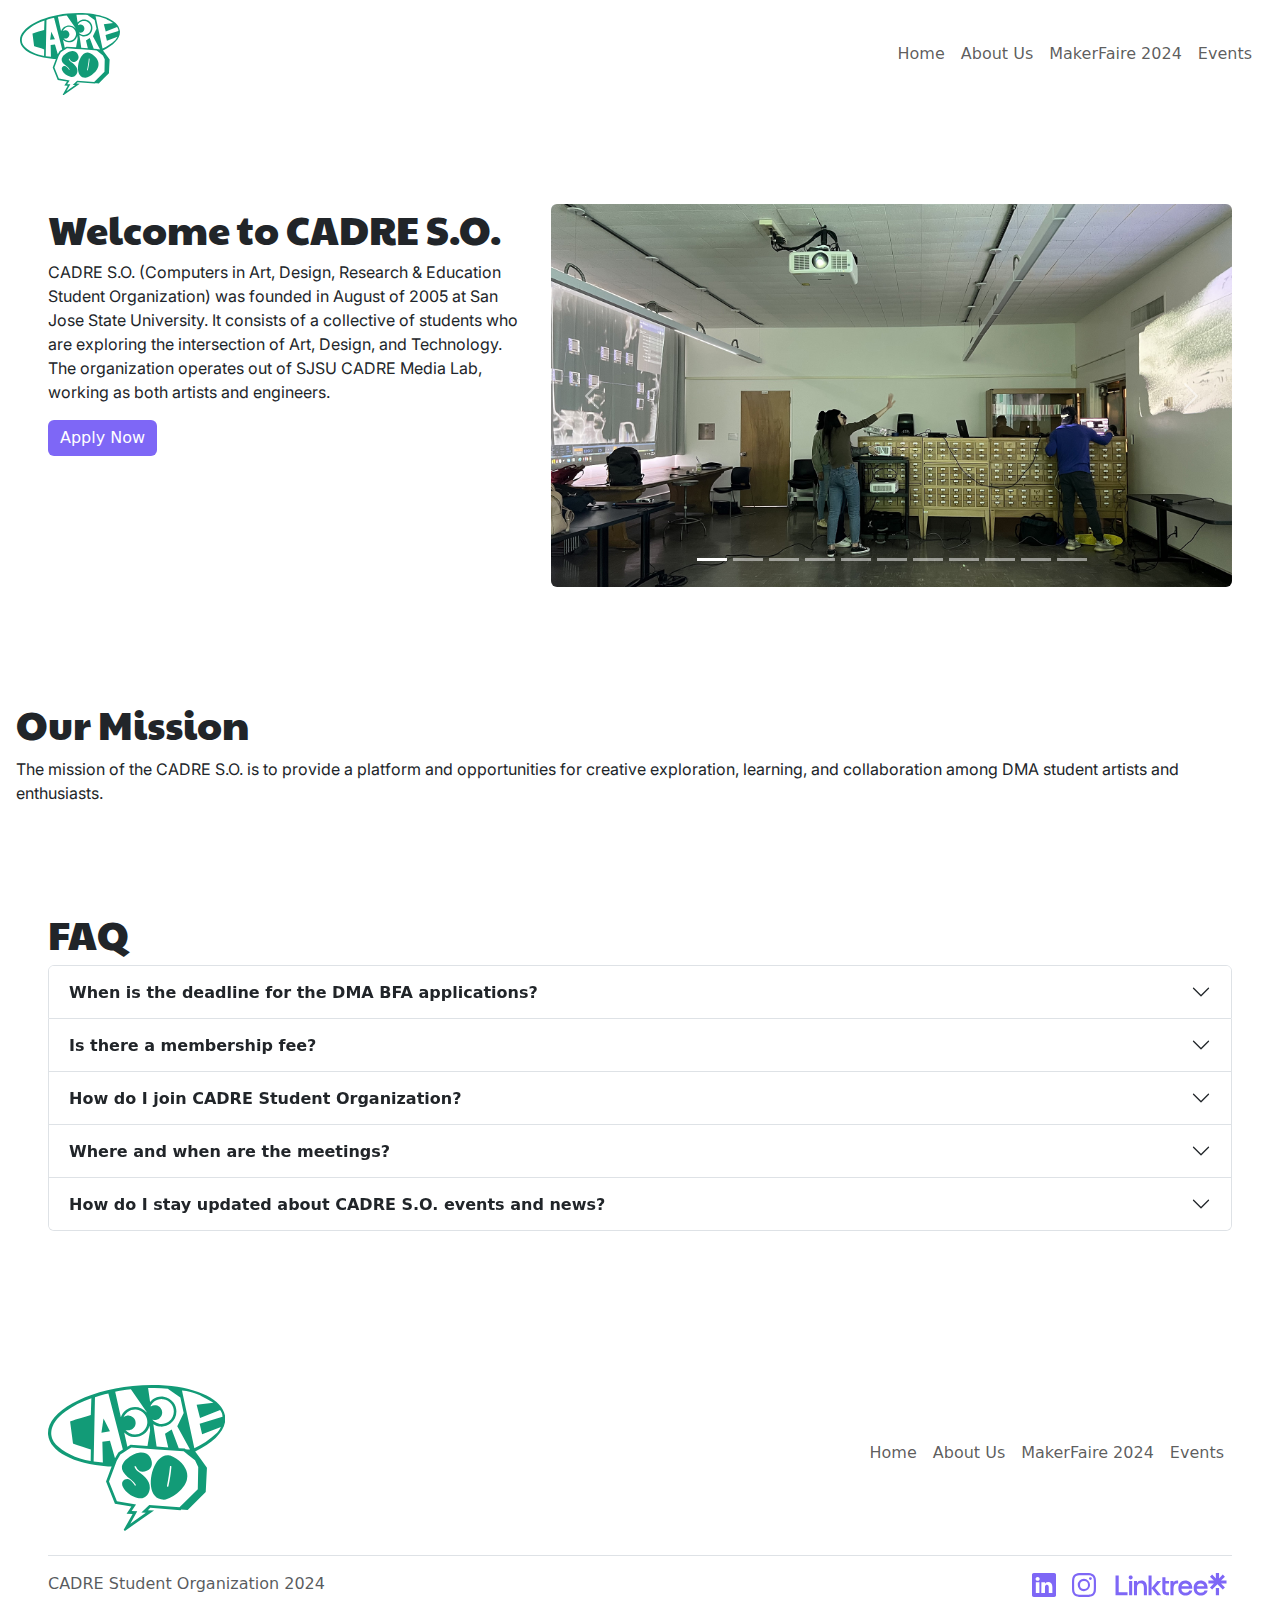
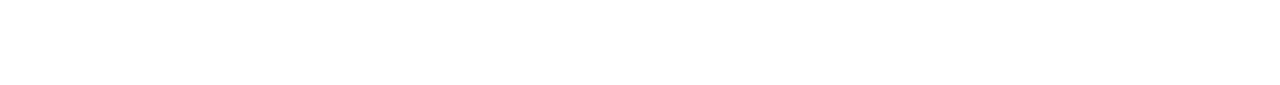
<file: index.html>
<!DOCTYPE html>
<html lang="en">

<head>
    <title>Cadre Landing Page</title>


    <!-- Latest compiled and minified CSS -->
    <meta name="viewport" content="width=device-width, initial-scale=1">
    <link href="https://cdn.jsdelivr.net/npm/bootstrap@5.3.0/dist/css/bootstrap.min.css" rel="stylesheet">
    <script src="https://cdn.jsdelivr.net/npm/bootstrap@5.3.0/dist/js/bootstrap.bundle.min.js"></script>
    <link rel="stylesheet" href="https://maxcdn.bootstrapcdn.com/font-awesome/4.7.0/css/font-awesome.min.css">
    <link rel="stylesheet" href="styles.css">

    <script>
        var collapseElementList = [].slice.call(document.querySelectorAll('.collapse'))
        var collapseList = collapseElementList.map(function (collapseEl) {
            collapseEl.addEventListener('hidden.bs.collapse', function () {
                let children = this.querySelectorAll('.collapse.show');
                children.forEach((c) => {
                    var collapse = bootstrap.Collapse.getInstance(c)
                    collapse.hide()
                })
            })
        })
    </script>

</head>


<body>

    <nav class="navbar navbar-expand-sm navbar-light p-2">
        <div class="container-xxl navbar-width">
            <a class="navbar-brand" href="./index.html" width="100px">
              <!--<div class="img-wrapper">
                <img src="cadreso-2024-logo.png"/>
              </div>-->
              <svg xmlns="http://www.w3.org/2000/svg" id="Layer_2" data-name="Layer 2" viewBox="0 0 272.1 223.89" width="100px">
                    <defs>
                        <style>
                        </style>
                    </defs>
                    <g id="Layer_1-2" data-name="Layer 1">
                        <g>
                            <polygon class="cls-1" points="82.01 73.12 95.09 71.14 85.21 51.27 82.01 73.12" />
                            <path id="logo" class="cls-1"
                                d="m271.99,49.34c-2.44-25.53-38.54-44.61-91.98-48.6-16-1.19-32.75-.94-49.8.75C55.26,8.93-3.1,42.49.13,76.31c2.44,25.53,38.54,44.61,91.98,48.6h0c1.82.14,3.68.19,5.52.28l-8.57,23.05,13.65,34.1,25.2,4.16-7.33,11.09,9.24.25-13.63,24.43,1.76,1.62,44.77-31.39-9.44-.46,3.63-3.52,46.46,3.51,1.08-1.06c3.3.22,6.61.44,9.91.66,9.23-9.15,18.46-18.3,27.69-27.45.63-12.44,1.25-24.88,1.88-37.32-6.02-8.26-12.05-16.52-18.07-24.78,29.8-14.31,47.95-33.48,46.11-52.74h.02ZM174.07,5.09c3.22.16,6.5.36,9.75.6l19.29,13.4,5.1,24-9.85,20.05,19.56,35.97c-2.25-.15-4.51-.3-6.76-.45l-1.28-1.03-9.21-.67-10.88-28.68-10.24,6.57,4.97,20.93-17.88-1.29-4.99-34.39c2.78,1.84,5.93,3.08,9.32,3.56.51.07,1.02.13,1.53.17,5.53.41,10.95-1.19,15.43-4.6,10.09-7.67,12.13-22.2,4.55-32.39-3.67-4.93-9.02-8.12-15.07-8.98-6.03-.86-12.07.71-16.96,4.43-1.43,1.08-2.67,2.32-3.77,3.65l-3.1-21.38c6.82,0,13.7.19,20.49.53h0Zm-1.08,30.45c-1.79-2.41-4.41-3.97-7.37-4.39-2.81-.41-5.58.3-7.9,1.92l-.18-1.26c1.25-2.4,3.02-4.57,5.31-6.31,3.7-2.81,8.18-4.14,12.74-3.8.42.03.85.08,1.27.14,5,.71,9.42,3.35,12.45,7.42h0c6.26,8.42,4.57,20.42-3.77,26.76-4.04,3.07-9,4.37-14.01,3.66-4.13-.59-7.85-2.51-10.74-5.46l-.17-1.16c.6.21,1.2.38,1.84.47.25.04.5.06.75.08,2.7.2,5.35-.58,7.54-2.25,2.39-1.82,3.94-4.46,4.36-7.45s-.33-5.97-2.13-8.38h0Zm-40.76,15.94c-1.79-2.41-4.41-3.97-7.37-4.39-2.97-.42-5.9.35-8.29,2.17-.21.16-.38.37-.58.54,1.24-3.17,3.31-6.06,6.2-8.26,3.81-2.9,8.35-4.12,12.76-3.79,5.25.39,10.3,2.98,13.7,7.55,3.03,4.08,4.31,9.1,3.6,14.16-.71,5.05-3.33,9.53-7.36,12.6-8.27,6.29-20.02,4.67-26.31-3.58.99.46,2.03.83,3.14.99.25.04.5.06.75.08,2.7.2,5.36-.58,7.54-2.25,2.39-1.82,3.94-4.46,4.36-7.45s-.33-5.97-2.13-8.38h0Zm-.4,28.38c5.34.4,10.84-1.08,15.44-4.58,4.24-3.22,7.17-7.73,8.44-12.86l1.01,6.94-4.05,24.12-25.92-1.88-4.95,3.13-4.87-22c4.01,4.28,9.36,6.71,14.9,7.12h0ZM112.85,8.51c4.75-.79,9.58-1.43,14.37-1.9l24.13,34.77c0,.33.02.66.04.98-7.67-9.71-21.7-11.57-31.6-4.03-3.9,2.96-6.58,6.96-7.98,11.32l-8.7-39.28c3.23-.7,6.5-1.32,9.74-1.86Zm-63.71,104.18c-20.87-6.74-38.34-19.01-42.47-29.84-1.36-3.58-1.65-7.26-1.65-7.3-.42-5.7,1.29-10.12,2.01-12,4.25-11.03,16.69-20.54,19.14-22.34,11.89-8.71,25.47-15.67,40.39-20.7l-.91,25.48c-4.35,1.59-9.73,3.15-14.94,4.65-5.57,1.61-11.32,3.27-15.89,5l-.92.35,4.44,33.93.69.26c3.95,1.5,8.97,3.1,13.83,4.65,4.5,1.43,9.14,2.91,12.9,4.3l-.27,17.58c-5.56-.96-11.05-2.31-16.34-4.01h0Zm45.94-27.02l-11.66,1.51.76,31.73-14.14-1.53,2.05-98.57c3.12-1.18,6.31-2.23,9.5-3.13,3.62-1.02,7.33-1.88,11.05-2.55l22.21,86-6.92,4.37-5.1,8.85-7.75-26.69h0Zm130.52,29.96l4.95,10.36-.68,34.11-28.04,27.54-46.45-3.51-12.08,11.7,6.82.33-23.82,16.71,10.66-19.1-8.6-.23,6.73-10.18-29.33-4.84-12.15-30.34,8.45-22.76,2.56-6.88.87-2.35,5.55-9.61,4.92-3.11,6.83-4.32,5.04-3.19,24.14,1.75,15.31,1.11,18.28,1.32,16.78,1.22,5.93.43,2.28,1.82,4.21,3.37,10.83,8.66h.01Zm-1-18.73l-19-88.33c9.14.9,17.75,3.02,25.64,6.31,2.48,1.04,5.72,2.84,11.07,5.82,2.16,1.2,4.65,2.59,7.57,4.19,1.37.75,2.7,1.58,3.98,2.48l-25.78,3.1,5.2,20.09,30.85-12.27c.79,1.16,2.26,3.46,2.91,5.53.49,1.57.69,3.72.77,4.94l-35.11,10.86,3.79,15.84,28.86-10.83c-.53,1-1.11,2.06-1.61,2.86-1.28,2.05-2.72,4.02-4.2,5.76-5.47,5.2-11.42,9.94-17.7,14.08-5.48,3.62-11.28,6.83-17.25,9.57h.01Z" />
                            <path id="logo" class="cls-1"
                                d="m144.61,133.28c2.09.11,4.55-.42,6.9-1.55,4.8-2.14,7.38-5.56,7.84-9.83.17-1.59.07-3.3-.35-5.12-1.27-5.26-4.03-9.37-8.3-11.55-2.96-1.51-6.64-2.1-11.09-1.46-5.26.88-10.25,3.2-14.45,6.14-2.34,1.64-4.42,3.46-6.17,5.35-1.69,1.82-3.06,3.69-4.02,5.49-.45.84-.84,1.67-1.1,2.47-.25.79-.4,1.58-.48,2.38-.49,5.2,2.71,10.52,8.75,15.47,1.73,1.38,3.48,2.5,5.08,3.84,3.49,2.72,6.4,6.06,7.72,8.44.15.46,0,.98-.57.99-.58.12-1.16-.19-1.45-.67-1.34-2.54-6.73-8.86-10.56-9.3-5.5-.5-11.45,4.31-7.14,12.56,3.63,7.37,12.59,14.16,22.14,16.4,11.7,2.74,18.22-5.82,18.92-15.44.84-12.84-12.69-20.88-19.04-25.96-2.4-2.32-3.99-4.92-4.76-7.02.76-.05,1.53-.12,2.3-.18,1.36,3.24,4.63,8.22,9.84,8.56h0Z" />
                            <path id="logo" class="cls-1"
                                d="m197.15,113.21c-2.94-1.96-6.18-3.63-9.66-4.9-.28-.1-.54-.22-.82-.32-6.56-1.37-12.39,1.57-17.08,6.84-1.59,1.79-3.05,3.82-4.36,6.08-11.53,19.93-11.33,55.28,12.67,55.05,15.18-2.29,33.28-18.65,35.41-31.89,2.63-10.41-4.33-22.97-16.17-30.85h.01Zm-7.9,13.6c-.71,8.11-2.32,18.92-4.53,28.57-.07.55-.71.87-1.3.86-.58-.12-1.12-.46-.92-.9,2.02-9.85,3.8-20.78,4.56-28.97.05-.55.1-1.09.15-1.64,0-.44.58-.68,1.16-.59s1.16.63,1.02,1.04c-.05.54-.09,1.08-.14,1.62h0Z" />
                        </g>
                    </g>
                  </svg>
            </a>

            <ul class="navbar-nav">
                <li class="nav-item">
                    <a class="nav-link" href="./index.html">Home</a>
                </li>
                <li class="nav-item">
                    <a class="nav-link" href="./aboutus.html">About Us</a>
                </li>
                <!-- <li class="nav-item">
                    <a class="nav-link" href="./subzero.html">SubZERO</a>
                </li> -->
                <li class="nav-item">
                    <a class="nav-link" href="./makerfaire2024.html">MakerFaire 2024</a>
                </li>
                <li class="nav-item">
                    <a class="nav-link" href="./events.html">Events</a>
                </li>
            </ul>
        </div>
    </nav>


    <div class="container-xxl mt-5 p-5 text-body">


        <!-- header -->
        <div class="row body-custom-width">
            <div class="col-sm-5">
                <h1>Welcome to CADRE S.O.</h1>
                <p>CADRE S.O. (Computers in Art, Design, Research & Education Student Organization)
                    was founded in August of 2005 at San Jose State University.
                    It consists of a collective of students who are exploring the intersection of Art, Design, and
                    Technology.
                    The organization operates out of SJSU CADRE Media Lab, working as both artists and engineers.
                </p>

                <a href="https://docs.google.com/forms/d/e/1FAIpQLSfQ2iPJ5KqDVKefsqVc5-CPkdStCUEbLKOfQ0tQu2g8DvE91Q/viewform?usp=sf_link"
                    target="_blank" class="btn btn-info btn-dark" role="button">Apply Now</a>
            </div>

            <!-- Carousel -->
            <div id="slideshow" class="carousel slide col-sm-7" data-bs-ride="carousel">

                <!-- Indicators/dots -->
                <div class="carousel-indicators">
                    <button type="button" data-bs-target="#slideshow" data-bs-slide-to="0" class="active"></button>
                    <button type="button" data-bs-target="#slideshow" data-bs-slide-to="1"></button>
                    <button type="button" data-bs-target="#slideshow" data-bs-slide-to="2"></button>
                    <button type="button" data-bs-target="#slideshow" data-bs-slide-to="3"></button>
                    <button type="button" data-bs-target="#slideshow" data-bs-slide-to="4"></button>
                    <button type="button" data-bs-target="#slideshow" data-bs-slide-to="5"></button>
                    <button type="button" data-bs-target="#slideshow" data-bs-slide-to="6"></button>
                    <button type="button" data-bs-target="#slideshow" data-bs-slide-to="7"></button>
                    <button type="button" data-bs-target="#slideshow" data-bs-slide-to="8"></button>
                    <button type="button" data-bs-target="#slideshow" data-bs-slide-to="9"></button>
                    <button type="button" data-bs-target="#slideshow" data-bs-slide-to="10"></button>
                    

                </div>

                <!-- The slideshow/carousel -->
                <div class="carousel-inner">
                    <div class="carousel-item active">
                        <img src="images/carousel-images/Behind_the_screen5.jpg" alt="cadre1"
                            class="d-block img-fluid rounded" style="width:100%">
                    </div>
                    <div class="carousel-item">
                        <img src="images/carousel-images/IMG_1499.JPG" alt="cadre2" class="d-block img-fluid rounded"
                            style="width:100%">
                    </div>
                    <div class="carousel-item">
                        <img src="images/carousel-images/IMG_1965.JPG" alt="cadre2" class="d-block img-fluid rounded"
                            style="width:100%">
                    </div>
                    <div class="carousel-item">
                        <img src="images/carousel-images/IMG_1972.JPG" alt="cadre2" class="d-block img-fluid rounded"
                            style="width:100%">
                    </div>
                    <div class="carousel-item">
                        <img src="images/carousel-images/IMG_2040.JPG" alt="cadre2" class="d-block img-fluid rounded"
                            style="width:100%">
                    </div>
                    <div class="carousel-item">
                        <img src="images/carousel-images/IMG_2043.JPG" alt="cadre2" class="d-block img-fluid rounded"
                            style="width:100%">
                    </div>
                    <div class="carousel-item">
                        <img src="images/carousel-images/IMG_2046.JPG" alt="cadre2" class="d-block img-fluid rounded"
                            style="width:100%">
                    </div>
                    <div class="carousel-item">
                        <img src="images/carousel-images/IMG_2053.JPG" alt="cadre2" class="d-block img-fluid rounded"
                            style="width:100%">
                    </div>
                    <div class="carousel-item">
                        <img src="images/carousel-images/IMG_6185.jpg" alt="cadre2" class="d-block img-fluid rounded"
                            style="width:100%">
                    </div>
                    <div class="carousel-item">
                        <img src="images/carousel-images/IMG_8313.jpg" alt="cadre2" class="d-block img-fluid rounded"
                            style="width:100%">
                    </div>
                    <div class="carousel-item">
                        <img src="images/carousel-images/IMG_8637.jpg" alt="cadre2" class="d-block img-fluid rounded"
                            style="width:100%">
                    </div>
                </div>

                <!-- Left and right controls/icons -->
                <button class="carousel-control-prev" type="button" data-bs-target="#slideshow" data-bs-slide="prev">
                    <span class="carousel-control-prev-icon"></span>
                </button>
                <button class="carousel-control-next" type="button" data-bs-target="#slideshow" data-bs-slide="next">
                    <span class="carousel-control-next-icon"></span>
                </button>
            </div>
        </div>
    </div>





    <!--mission-->
    <div class="container-xxl mt-5 p-3 text-body">
        <h1 class="">Our Mission</h1>
        <p class="" style="margin-top:10px">The mission of the CADRE S.O.
            is to provide a platform and opportunities for creative exploration, learning, and collaboration
            among DMA student artists and enthusiasts.</p>
    </div>


    <!-- values
    <div class="container-xxl mt-5 p-3 text-body">

        <h1 class="">Our Values</h1>

        <div class="container" style="margin-top:10px">
            <div class="row">
                <div class="col-sm-4" style="margin-top:10px">
                    <div class="fakeimg rounded">
                        <p class="font-weight-bold font-italic p-3"> <u>Creativity:</u> </p>
                        <p class="p-3">We value creativity and encourage members to explore the creative potential
                            of Digital Media Art, Design, and Technology.</p>
                    </div>


                </div>
                <div class="col-sm-4" style="margin-top:10px">
                    <div class="fakeimg rounded">
                        <p class="font-weight-bold font-italic p-3"> <u>Learning:</u> </p>
                        <p class="p-3">We value learning and provide opportunities for members to learn about the latest
                            advancements
                            in digital media art and technology.</p>
                    </div>

                </div>

                <div class="col-sm-4" style="margin-top:10px">
                    <div class="fakeimg rounded">
                        <p class="font-weight-bold font-italic p-3"> <u>Community:</u> </p>
                        <p class="p-3">We value community and strive to create a supportive and inclusive
                            environment for our members.
                        </p>
                    </div>
                </div>
            </div>
        </div>

        <div class="container">
            <div class="row">
                <div class="col-sm-4" style="margin-top:10px">
                    <div class="fakeimg rounded">
                        <p class="font-weight-bold font-italic p-3"> <u>Experimentation:</u> </p>
                        <p class="p-3">We value experimentation and encourage members to take risks, explore new ideas,
                            and push the boundaries of digital media art and technology.</p>
                    </div>
                </div>

                <div class="col-sm-4" style="margin-top:10px">
                    <div class="fakeimg rounded">
                        <p class="font-weight-bold font-italic p-3"> <u>Innovation:</u> </p>
                        <p class="p-3">We value innovation and strive to promote the use of new and innovative
                            technology in digital media art.</p>
                    </div>
                </div>

                <div class="col-sm-4" style="margin-top:10px">
                    <div class="fakeimg rounded">
                        <p class="font-weight-bold font-italic p-3"> <u>Collaboration:</u> </p>
                        <p class="p-3">We value collaboration and provide opportunities for members to work together,
                            share ideas, and
                            collaborate on creative projects.</p>
                    </div>
                </div>
            </div>
        </div>
    </div> -->




    <div class="container-xxl mt-4 p-5 text-body rounded">

        <h1 class="">FAQ</h1>

        <div class="accordion" id="accordionFaq">

            <div class="accordion-item">
                <h2 class="accordion-header" id="headingThree">
                    <button class="accordion-button collapsed" type="button" data-bs-toggle="collapse"
                        data-bs-target="#collapseThree" aria-expanded="false" aria-controls="collapseThree"><strong>When
                            is the deadline for the DMA BFA applications?</strong>
                    </button>
                </h2>
                <div id="collapseThree" class="accordion-collapse collapse" aria-labelledby="headingThree"
                    data-bs-parent="#accordionFaq">
                    <div class="accordion-body">
                        Generally, the DMA BFA portfolio submission deadline for the Fall semester is at the end of
                        October. For Spring semester it is at the first week of April. Exact dates will be announced by
                        DMA faculty a month before hand.
                    </div>
                </div>
            </div>

            <div class="accordion-item">
                <h2 class="accordion-header" id="headingFive">
                    <button class="accordion-button collapsed" type="button" data-bs-toggle="collapse"
                        data-bs-target="#collapseFive" aria-expanded="false" aria-controls="collapsefive"> <strong>Is
                            there a membership fee?</strong>
                    </button>
                </h2>
                <div id="collapseFive" class="accordion-collapse collapse" aria-labelledby="headingFive"
                    data-bs-parent="#accordionFaq">
                    <div class="accordion-body">
                        There is no fee! The student organization is free to join!
                    </div>
                </div>
            </div>

            <div class="accordion-item">
                <h2 class="accordion-header" id="headingOne">
                    <button class="accordion-button collapsed" type="button" data-bs-toggle="collapse"
                        data-bs-target="#collapseOne" aria-expanded="false" aria-controls="collapseOne"> <strong>How do
                            I join CADRE Student Organization?</strong>
                    </button>
                </h2>
                <div id="collapseOne" class="accordion-collapse collapse" aria-labelledby="headingOne"
                    data-bs-parent="#accordionFaq">
                    <div class="accordion-body">
                        To join the student organization, attend our meetings and fill out this Google <a
                            href="https://docs.google.com/forms/d/e/1FAIpQLSfQ2iPJ5KqDVKefsqVc5-CPkdStCUEbLKOfQ0tQu2g8DvE91Q/viewform?usp=sf_link"
                            target="_blank">Form</a>.
                    </div>
                </div>
            </div>


            <div class="accordion-item">
                <h2 class="accordion-header" id="headingTwo">
                    <button class="accordion-button collapsed" type="button" data-bs-toggle="collapse"
                        data-bs-target="#collapseTwo" aria-expanded="false" aria-controls="collapseTwo"> <strong>Where
                            and when are the meetings?</strong>
                    </button>
                </h2>
                <div id="collapseTwo" class="accordion-collapse collapse" aria-labelledby="headingTwo"
                    data-bs-parent="#accordionFaq">
                    <div class="accordion-body">
                        Our meetings are held at room 237 of the Art and Design building on Wednesday's 6:30pm.
                    </div>
                </div>
            </div>

            <div class="accordion-item">
                <h2 class="accordion-header" id="headingFour">
                    <button class="accordion-button collapsed" type="button" data-bs-toggle="collapse"
                        data-bs-target="#collapseFour" aria-expanded="false" aria-controls="collapseFour"> <strong>How
                            do I stay updated about CADRE S.O. events and news?</strong>
                    </button>
                </h2>
                <div id="collapseFour" class="accordion-collapse collapse" aria-labelledby="headingFour"
                    data-bs-parent="#accordionFaq">
                    <div class="accordion-body">
                        Stay up to date by joining our Discord <a href="https://discord.com/invite/NFKVWs9K23"
                            target="_blank">server</a> and keep an eye out for our weekly emails sent from the DMA email
                        listserv.
                    </div>
                </div>
            </div>

        </div>

    </div>

    <!-- footer -->
    <div class="container-xxl mt-5 p-5 text-body rounded">
        <div class=" row">

            <div class="col-sm-2" style="margin-top:10px">
                <a class="navbar-brand" href="./index.html">
                  <!--<div class="img-wrapper">
                    <img src="cadreso-2024-logo.png" width="5%"/>
                  </div>-->
                    <svg xmlns="http://www.w3.org/2000/svg" id="Layer_2" data-name="Layer 2" viewBox="0 0 272.1 223.89">
                        <defs>
                            <style>
                            </style>
                        </defs>
                        <g id="Layer_1-2" data-name="Layer 1">
                            <g>
                                <polygon class="cls-1" points="82.01 73.12 95.09 71.14 85.21 51.27 82.01 73.12" />
                                <path id="logo" class="cls-1"
                                    d="m271.99,49.34c-2.44-25.53-38.54-44.61-91.98-48.6-16-1.19-32.75-.94-49.8.75C55.26,8.93-3.1,42.49.13,76.31c2.44,25.53,38.54,44.61,91.98,48.6h0c1.82.14,3.68.19,5.52.28l-8.57,23.05,13.65,34.1,25.2,4.16-7.33,11.09,9.24.25-13.63,24.43,1.76,1.62,44.77-31.39-9.44-.46,3.63-3.52,46.46,3.51,1.08-1.06c3.3.22,6.61.44,9.91.66,9.23-9.15,18.46-18.3,27.69-27.45.63-12.44,1.25-24.88,1.88-37.32-6.02-8.26-12.05-16.52-18.07-24.78,29.8-14.31,47.95-33.48,46.11-52.74h.02ZM174.07,5.09c3.22.16,6.5.36,9.75.6l19.29,13.4,5.1,24-9.85,20.05,19.56,35.97c-2.25-.15-4.51-.3-6.76-.45l-1.28-1.03-9.21-.67-10.88-28.68-10.24,6.57,4.97,20.93-17.88-1.29-4.99-34.39c2.78,1.84,5.93,3.08,9.32,3.56.51.07,1.02.13,1.53.17,5.53.41,10.95-1.19,15.43-4.6,10.09-7.67,12.13-22.2,4.55-32.39-3.67-4.93-9.02-8.12-15.07-8.98-6.03-.86-12.07.71-16.96,4.43-1.43,1.08-2.67,2.32-3.77,3.65l-3.1-21.38c6.82,0,13.7.19,20.49.53h0Zm-1.08,30.45c-1.79-2.41-4.41-3.97-7.37-4.39-2.81-.41-5.58.3-7.9,1.92l-.18-1.26c1.25-2.4,3.02-4.57,5.31-6.31,3.7-2.81,8.18-4.14,12.74-3.8.42.03.85.08,1.27.14,5,.71,9.42,3.35,12.45,7.42h0c6.26,8.42,4.57,20.42-3.77,26.76-4.04,3.07-9,4.37-14.01,3.66-4.13-.59-7.85-2.51-10.74-5.46l-.17-1.16c.6.21,1.2.38,1.84.47.25.04.5.06.75.08,2.7.2,5.35-.58,7.54-2.25,2.39-1.82,3.94-4.46,4.36-7.45s-.33-5.97-2.13-8.38h0Zm-40.76,15.94c-1.79-2.41-4.41-3.97-7.37-4.39-2.97-.42-5.9.35-8.29,2.17-.21.16-.38.37-.58.54,1.24-3.17,3.31-6.06,6.2-8.26,3.81-2.9,8.35-4.12,12.76-3.79,5.25.39,10.3,2.98,13.7,7.55,3.03,4.08,4.31,9.1,3.6,14.16-.71,5.05-3.33,9.53-7.36,12.6-8.27,6.29-20.02,4.67-26.31-3.58.99.46,2.03.83,3.14.99.25.04.5.06.75.08,2.7.2,5.36-.58,7.54-2.25,2.39-1.82,3.94-4.46,4.36-7.45s-.33-5.97-2.13-8.38h0Zm-.4,28.38c5.34.4,10.84-1.08,15.44-4.58,4.24-3.22,7.17-7.73,8.44-12.86l1.01,6.94-4.05,24.12-25.92-1.88-4.95,3.13-4.87-22c4.01,4.28,9.36,6.71,14.9,7.12h0ZM112.85,8.51c4.75-.79,9.58-1.43,14.37-1.9l24.13,34.77c0,.33.02.66.04.98-7.67-9.71-21.7-11.57-31.6-4.03-3.9,2.96-6.58,6.96-7.98,11.32l-8.7-39.28c3.23-.7,6.5-1.32,9.74-1.86Zm-63.71,104.18c-20.87-6.74-38.34-19.01-42.47-29.84-1.36-3.58-1.65-7.26-1.65-7.3-.42-5.7,1.29-10.12,2.01-12,4.25-11.03,16.69-20.54,19.14-22.34,11.89-8.71,25.47-15.67,40.39-20.7l-.91,25.48c-4.35,1.59-9.73,3.15-14.94,4.65-5.57,1.61-11.32,3.27-15.89,5l-.92.35,4.44,33.93.69.26c3.95,1.5,8.97,3.1,13.83,4.65,4.5,1.43,9.14,2.91,12.9,4.3l-.27,17.58c-5.56-.96-11.05-2.31-16.34-4.01h0Zm45.94-27.02l-11.66,1.51.76,31.73-14.14-1.53,2.05-98.57c3.12-1.18,6.31-2.23,9.5-3.13,3.62-1.02,7.33-1.88,11.05-2.55l22.21,86-6.92,4.37-5.1,8.85-7.75-26.69h0Zm130.52,29.96l4.95,10.36-.68,34.11-28.04,27.54-46.45-3.51-12.08,11.7,6.82.33-23.82,16.71,10.66-19.1-8.6-.23,6.73-10.18-29.33-4.84-12.15-30.34,8.45-22.76,2.56-6.88.87-2.35,5.55-9.61,4.92-3.11,6.83-4.32,5.04-3.19,24.14,1.75,15.31,1.11,18.28,1.32,16.78,1.22,5.93.43,2.28,1.82,4.21,3.37,10.83,8.66h.01Zm-1-18.73l-19-88.33c9.14.9,17.75,3.02,25.64,6.31,2.48,1.04,5.72,2.84,11.07,5.82,2.16,1.2,4.65,2.59,7.57,4.19,1.37.75,2.7,1.58,3.98,2.48l-25.78,3.1,5.2,20.09,30.85-12.27c.79,1.16,2.26,3.46,2.91,5.53.49,1.57.69,3.72.77,4.94l-35.11,10.86,3.79,15.84,28.86-10.83c-.53,1-1.11,2.06-1.61,2.86-1.28,2.05-2.72,4.02-4.2,5.76-5.47,5.2-11.42,9.94-17.7,14.08-5.48,3.62-11.28,6.83-17.25,9.57h.01Z" />
                                <path id="logo" class="cls-1"
                                    d="m144.61,133.28c2.09.11,4.55-.42,6.9-1.55,4.8-2.14,7.38-5.56,7.84-9.83.17-1.59.07-3.3-.35-5.12-1.27-5.26-4.03-9.37-8.3-11.55-2.96-1.51-6.64-2.1-11.09-1.46-5.26.88-10.25,3.2-14.45,6.14-2.34,1.64-4.42,3.46-6.17,5.35-1.69,1.82-3.06,3.69-4.02,5.49-.45.84-.84,1.67-1.1,2.47-.25.79-.4,1.58-.48,2.38-.49,5.2,2.71,10.52,8.75,15.47,1.73,1.38,3.48,2.5,5.08,3.84,3.49,2.72,6.4,6.06,7.72,8.44.15.46,0,.98-.57.99-.58.12-1.16-.19-1.45-.67-1.34-2.54-6.73-8.86-10.56-9.3-5.5-.5-11.45,4.31-7.14,12.56,3.63,7.37,12.59,14.16,22.14,16.4,11.7,2.74,18.22-5.82,18.92-15.44.84-12.84-12.69-20.88-19.04-25.96-2.4-2.32-3.99-4.92-4.76-7.02.76-.05,1.53-.12,2.3-.18,1.36,3.24,4.63,8.22,9.84,8.56h0Z" />
                                <path id="logo" class="cls-1"
                                    d="m197.15,113.21c-2.94-1.96-6.18-3.63-9.66-4.9-.28-.1-.54-.22-.82-.32-6.56-1.37-12.39,1.57-17.08,6.84-1.59,1.79-3.05,3.82-4.36,6.08-11.53,19.93-11.33,55.28,12.67,55.05,15.18-2.29,33.28-18.65,35.41-31.89,2.63-10.41-4.33-22.97-16.17-30.85h.01Zm-7.9,13.6c-.71,8.11-2.32,18.92-4.53,28.57-.07.55-.71.87-1.3.86-.58-.12-1.12-.46-.92-.9,2.02-9.85,3.8-20.78,4.56-28.97.05-.55.1-1.09.15-1.64,0-.44.58-.68,1.16-.59s1.16.63,1.02,1.04c-.05.54-.09,1.08-.14,1.62h0Z" />
                            </g>
                        </g>
                    </svg>
                </a>
            </div>

            <div class="col-sm-10" style="margin: auto;">
                <nav class="navbar navbar-expand-sm justify-content-end">
                    <ul class="navbar-nav">
                        <li class="nav-item">
                            <a class="nav-link" href="./index.html">Home</a>
                        </li>
                        <li class="nav-item">
                            <a class="nav-link" href="./aboutus.html">About Us</a>
                        </li>
                        <!-- <li class="nav-item">
                            <a class="nav-link" href="./subzero.html">SubZERO</a>
                        </li> -->
                        <li class="nav-item">
                            <a class="nav-link" href="./makerfaire2024.html">MakerFaire 2024</a>
                        </li>
                        <li class="nav-item">
                            <a class="nav-link" href="./events.html">Events</a>
                        </li>
                    </ul>
                </nav>
            </div>
        </div>
        <footer class="d-flex flex-wrap justify-content-between align-items-center py-3 my-4 border-top">
            <div class="col-md-4 d-flex align-items-center">
                <span class="mb-3 mb-md-0 text-body-secondary">CADRE Student Organization 2024</span>
            </div>
            <svg xmlns="http://www.w3.org/2000/svg" class="d-none">
                <symbol id="instagram" viewBox="0 0 16 16">
                    <path
                        d="M8 0C5.829 0 5.556.01 4.703.048 3.85.088 3.269.222 2.76.42a3.917 3.917 0 0 0-1.417.923A3.927 3.927 0 0 0 .42 2.76C.222 3.268.087 3.85.048 4.7.01 5.555 0 5.827 0 8.001c0 2.172.01 2.444.048 3.297.04.852.174 1.433.372 1.942.205.526.478.972.923 1.417.444.445.89.719 1.416.923.51.198 1.09.333 1.942.372C5.555 15.99 5.827 16 8 16s2.444-.01 3.298-.048c.851-.04 1.434-.174 1.943-.372a3.916 3.916 0 0 0 1.416-.923c.445-.445.718-.891.923-1.417.197-.509.332-1.09.372-1.942C15.99 10.445 16 10.173 16 8s-.01-2.445-.048-3.299c-.04-.851-.175-1.433-.372-1.941a3.926 3.926 0 0 0-.923-1.417A3.911 3.911 0 0 0 13.24.42c-.51-.198-1.092-.333-1.943-.372C10.443.01 10.172 0 7.998 0h.003zm-.717 1.442h.718c2.136 0 2.389.007 3.232.046.78.035 1.204.166 1.486.275.373.145.64.319.92.599.28.28.453.546.598.92.11.281.24.705.275 1.485.039.843.047 1.096.047 3.231s-.008 2.389-.047 3.232c-.035.78-.166 1.203-.275 1.485a2.47 2.47 0 0 1-.599.919c-.28.28-.546.453-.92.598-.28.11-.704.24-1.485.276-.843.038-1.096.047-3.232.047s-2.39-.009-3.233-.047c-.78-.036-1.203-.166-1.485-.276a2.478 2.478 0 0 1-.92-.598 2.48 2.48 0 0 1-.6-.92c-.109-.281-.24-.705-.275-1.485-.038-.843-.046-1.096-.046-3.233 0-2.136.008-2.388.046-3.231.036-.78.166-1.204.276-1.486.145-.373.319-.64.599-.92.28-.28.546-.453.92-.598.282-.11.705-.24 1.485-.276.738-.034 1.024-.044 2.515-.045v.002zm4.988 1.328a.96.96 0 1 0 0 1.92.96.96 0 0 0 0-1.92zm-4.27 1.122a4.109 4.109 0 1 0 0 8.217 4.109 4.109 0 0 0 0-8.217zm0 1.441a2.667 2.667 0 1 1 0 5.334 2.667 2.667 0 0 1 0-5.334z">
                    </path>
                </symbol>
                <symbol id="linkedin" viewBox="0 0 16 16">
                    <path
                        d="M0 1.146C0 .513.526 0 1.175 0h13.65C15.474 0 16 .513 16 1.146v13.708c0 .633-.526 1.146-1.175 1.146H1.175C.526 16 0 15.487 0 14.854V1.146zm4.943 12.248V6.169H2.542v7.225h2.401zm-1.2-8.212c.837 0 1.358-.554 1.358-1.248-.015-.709-.52-1.248-1.342-1.248-.822 0-1.359.54-1.359 1.248 0 .694.521 1.248 1.327 1.248h.016zm4.908 8.212V9.359c0-.216.016-.432.08-.586.173-.431.568-.878 1.232-.878.869 0 1.216.662 1.216 1.634v3.865h2.401V9.25c0-2.22-1.184-3.252-2.764-3.252-1.274 0-1.845.7-2.165 1.193v.025h-.016a5.54 5.54 0 0 1 .016-.025V6.169h-2.4c.03.678 0 7.225 0 7.225h2.4z" />
                </symbol>
                <symbol id="linktree" viewBox="0 0 80 17">
                    <path xmlns="http://www.w3.org/2000/svg"
                        d="M0 1.72687H2.25964V13.6313H8.50582V15.7244H0V1.72687ZM10.7287 1.72687C10.9121 1.72444 11.0941 1.75816 11.2644 1.82609C11.4348 1.89402 11.59 1.99484 11.7214 2.12278C11.8528 2.25073 11.9576 2.4033 12.03 2.57178C12.1024 2.74026 12.1409 2.92135 12.1433 3.1047C12.1433 3.47987 11.9943 3.83967 11.729 4.10496C11.4637 4.37024 11.1039 4.51928 10.7287 4.51928C10.3536 4.51928 9.99375 4.37024 9.72847 4.10496C9.46318 3.83967 9.31415 3.47987 9.31415 3.1047C9.31491 2.92087 9.3523 2.73903 9.42412 2.56981C9.49594 2.40058 9.60076 2.24736 9.73245 2.11909C9.86414 1.99082 10.0201 1.89008 10.1911 1.82273C10.3622 1.75539 10.5449 1.7228 10.7287 1.72687ZM9.62645 5.63991H11.7942V15.7244H9.62645V5.63991ZM13.0618 5.63991H15.2296V7.03612C15.8714 5.97059 16.9737 5.36435 18.425 5.36435C20.7765 5.36435 22.2462 7.20146 22.2462 10.1225V15.7244H20.0784V10.3062C20.0784 8.41395 19.2517 7.34843 17.7587 7.34843C16.1249 7.34843 15.2247 8.46906 15.2247 10.4899V15.7244H13.057L13.0618 5.63991ZM23.3852 1.72687H25.553V10.5817L29.5946 5.63991H32.3135L27.9963 10.692L32.3135 15.7244H29.5946L25.553 10.8022V15.7244H23.3852V1.72687ZM33.1586 3.07408H35.3631V5.64604H37.9351V7.44641H35.3631V12.6442C35.3631 13.3068 35.7673 13.7109 36.3919 13.7109H37.8445V15.7305H36.098C34.2058 15.7305 33.1586 14.6099 33.1586 12.6271V3.07408ZM38.8904 5.64604H41.0582V6.89527C41.5909 5.93998 42.4911 5.37047 43.5934 5.37047C43.8478 5.35888 44.1024 5.38993 44.3466 5.46233V7.48315C44.0813 7.42486 43.8097 7.40017 43.5383 7.40966C41.94 7.40966 41.0582 8.75688 41.0582 11.0655V15.7305H38.8904V5.64604ZM49.4158 5.37047C51.804 5.37047 54.3944 6.82179 54.3944 10.9185V11.2125H46.6234C46.79 13.0116 47.8359 14.0037 49.5811 14.0037C50.8304 14.0037 51.8959 13.3239 52.1347 12.3882H54.3393C54.1188 14.4078 52.0245 16.0061 49.5811 16.0061C46.4581 16.0061 44.4936 13.9669 44.4936 10.6797C44.4936 7.75259 46.3858 5.36435 49.4158 5.36435V5.37047ZM52.0796 9.41211C51.7673 8.16288 50.7936 7.37292 49.4158 7.37292C48.0931 7.37292 47.1574 8.18125 46.79 9.41211H52.0796ZM60.2731 5.37047C62.6614 5.37047 65.2517 6.82179 65.2517 10.9185V11.2125H57.4807C57.646 13.0116 58.6932 14.0037 60.4385 14.0037C61.6877 14.0037 62.7532 13.3239 62.992 12.3882H65.1966C64.9761 14.4078 62.8818 16.0061 60.4385 16.0061C57.3154 16.0061 55.3497 13.9669 55.3497 10.6797C55.3497 7.75259 57.2419 5.36435 60.2731 5.36435V5.37047ZM62.9369 9.41211C62.6246 8.16288 61.651 7.37292 60.2731 7.37292C58.9504 7.37292 58.0135 8.18125 57.646 9.41211H62.9369Z"/>
                    <path xmlns="http://www.w3.org/2000/svg"
                        d="M65.7852 5.33374H69.6615L66.9058 2.70668L68.4306 1.13901L71.0577 3.83956V0H73.3357V3.83956L75.9627 1.14513L77.4863 2.70668L74.7319 5.32762H78.607V7.49541H74.7098L77.4827 10.1898L75.9627 11.7208L72.1967 7.93631L68.4306 11.7208L66.9058 10.196L69.6798 7.50153H65.7852V5.33374ZM71.0515 10.6062H73.3296V15.7502H71.0515V10.6062Z"/>
                </symbol>
            </svg>
            <ul class="nav col-md-4 justify-content-end list-unstyled d-flex">
                <li class="ms-3"><a class="text-body-secondary" href="https://www.linkedin.com/company/cadre-so/"
                        target="_blank"><svg class="bi" width="24" height="24">
                            <use xlink:href="#linkedin"></use>
                        </svg></a></li>
                <li class="ms-3"><a class="text-body-secondary" href="https://www.instagram.com/cadre.so/"
                        target="_blank"><svg class="bi" width="24" height="24">
                            <use xlink:href="#instagram"></use>
                        </svg></a></li>
                <li class="ms-3"><a class="text-body-secondary"
                        href="https://linktr.ee/cadre.so?utm_source=linktree_admin_share" target="_blank"><svg
                            class="bi" width="120" height="24">
                            <use xlink:href="#linktree"></use>
                        </svg></a></li>
            </ul>
        </footer>
    </div>


</body>

</html>
</file>
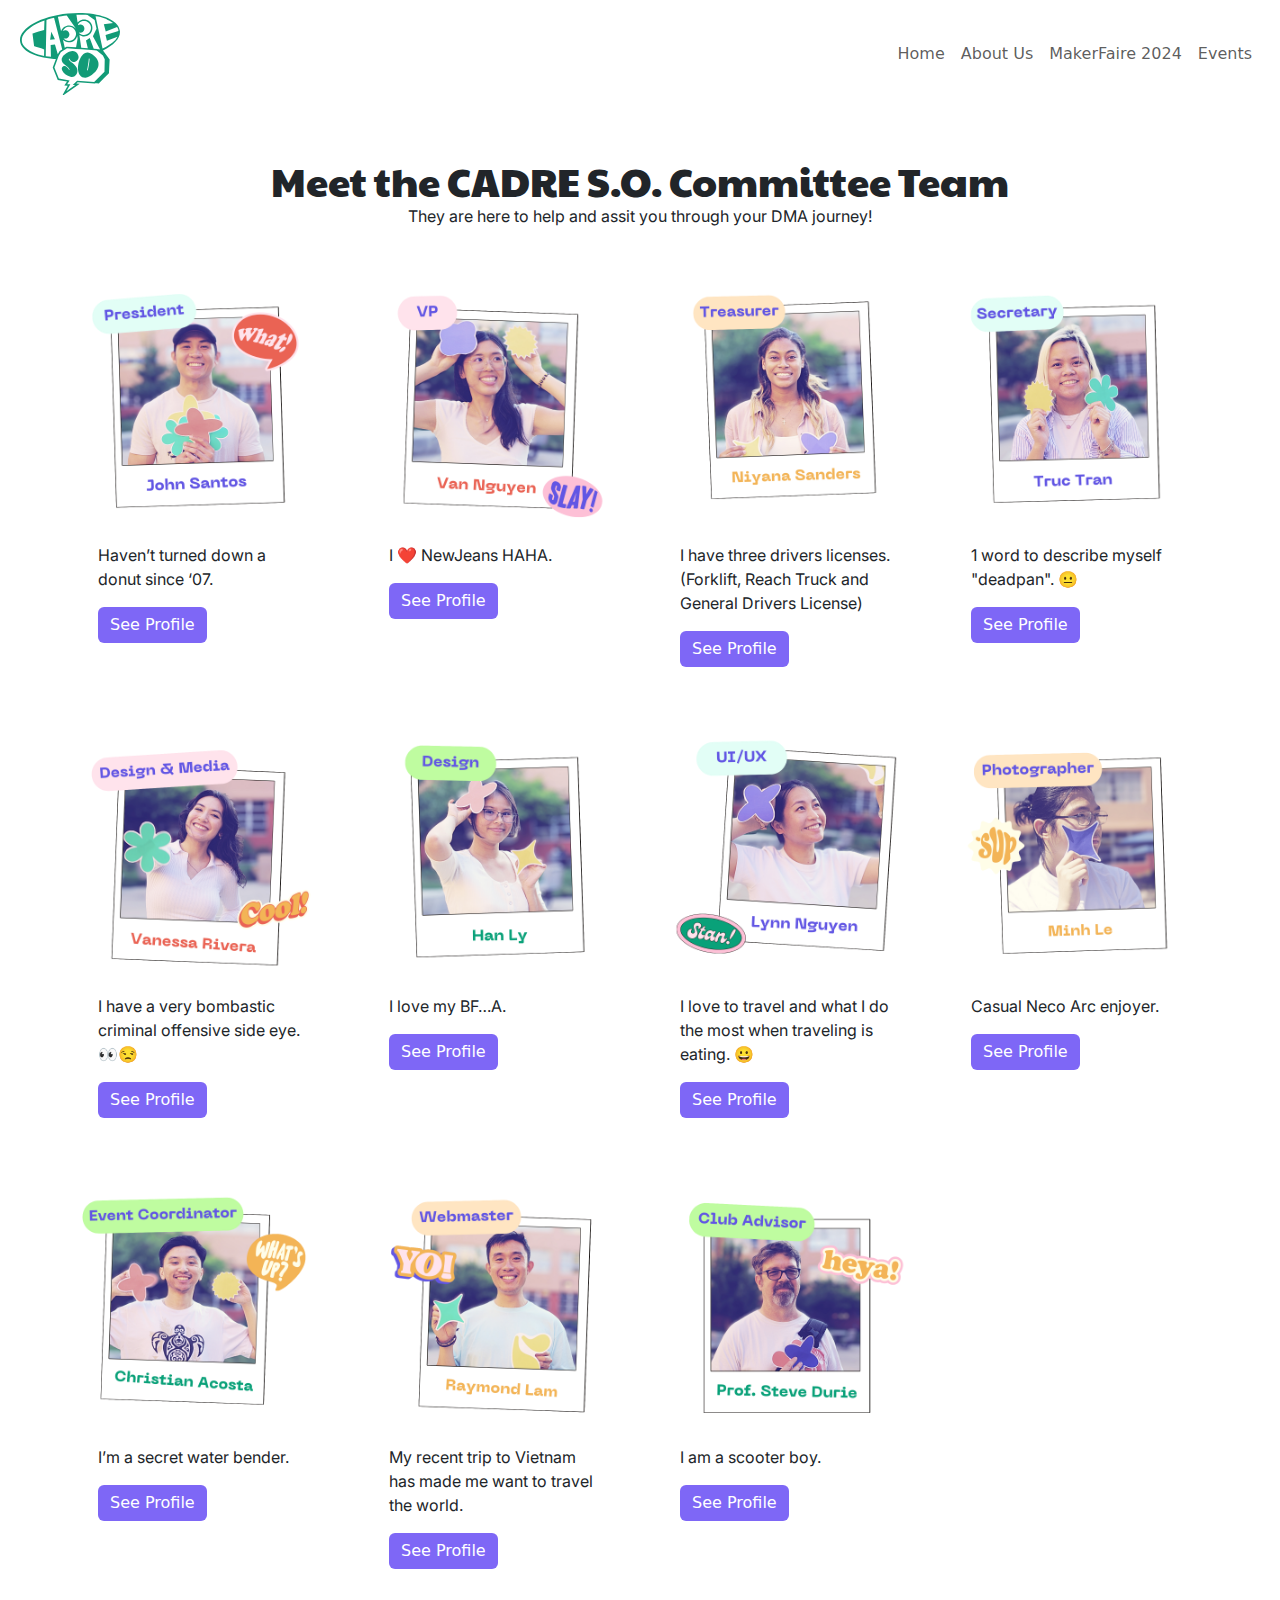
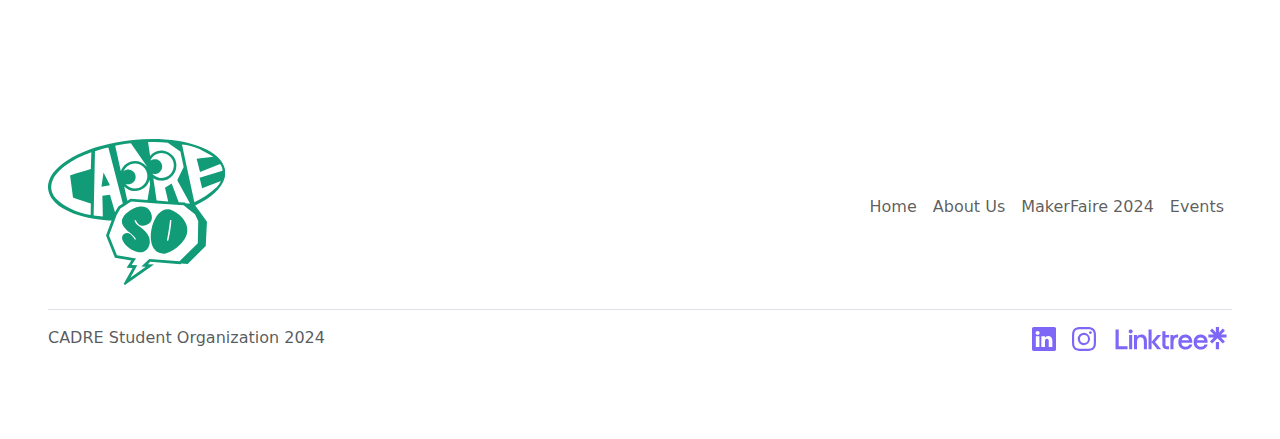
<file: aboutus.html>
<!DOCTYPE html>
<html>

<head>
    <title>Cadre Landing Page</title>


    <!-- Latest compiled and minified CSS -->
    <meta name="viewport" content="width=device-width, initial-scale=1">
    <link href="https://cdn.jsdelivr.net/npm/bootstrap@5.3.0/dist/css/bootstrap.min.css" rel="stylesheet">
    <script src="https://cdn.jsdelivr.net/npm/bootstrap@5.3.0/dist/js/bootstrap.bundle.min.js"></script>
    <link rel="stylesheet" href="https://maxcdn.bootstrapcdn.com/font-awesome/4.7.0/css/font-awesome.min.css">
    <link rel="stylesheet" href="styles.css">
    <script>
        var collapseElementList = [].slice.call(document.querySelectorAll('.collapse'))
        var collapseList = collapseElementList.map(function (collapseEl) {
            collapseEl.addEventListener('hidden.bs.collapse', function () {
                let children = this.querySelectorAll('.collapse.show');
                children.forEach((c) => {
                    var collapse = bootstrap.Collapse.getInstance(c)
                    collapse.hide()
                })
            })
        })
    </script>

</head>

<body>

    <nav class="navbar navbar-expand-sm navbar-light p-2">
        <div class="container-xxl navbar-width">
            <a class="navbar-brand" href="./index.html" width="100px">
              
                <svg xmlns="http://www.w3.org/2000/svg" id="Layer_2" data-name="Layer 2" viewBox="0 0 272.1 223.89" width="100px">
                    <defs>
                        <style>
                        </style>
                    </defs>
                    <g id="Layer_1-2" data-name="Layer 1">
                        <g>
                            <polygon class="cls-1" points="82.01 73.12 95.09 71.14 85.21 51.27 82.01 73.12" />
                            <path id="logo" class="cls-1"
                                d="m271.99,49.34c-2.44-25.53-38.54-44.61-91.98-48.6-16-1.19-32.75-.94-49.8.75C55.26,8.93-3.1,42.49.13,76.31c2.44,25.53,38.54,44.61,91.98,48.6h0c1.82.14,3.68.19,5.52.28l-8.57,23.05,13.65,34.1,25.2,4.16-7.33,11.09,9.24.25-13.63,24.43,1.76,1.62,44.77-31.39-9.44-.46,3.63-3.52,46.46,3.51,1.08-1.06c3.3.22,6.61.44,9.91.66,9.23-9.15,18.46-18.3,27.69-27.45.63-12.44,1.25-24.88,1.88-37.32-6.02-8.26-12.05-16.52-18.07-24.78,29.8-14.31,47.95-33.48,46.11-52.74h.02ZM174.07,5.09c3.22.16,6.5.36,9.75.6l19.29,13.4,5.1,24-9.85,20.05,19.56,35.97c-2.25-.15-4.51-.3-6.76-.45l-1.28-1.03-9.21-.67-10.88-28.68-10.24,6.57,4.97,20.93-17.88-1.29-4.99-34.39c2.78,1.84,5.93,3.08,9.32,3.56.51.07,1.02.13,1.53.17,5.53.41,10.95-1.19,15.43-4.6,10.09-7.67,12.13-22.2,4.55-32.39-3.67-4.93-9.02-8.12-15.07-8.98-6.03-.86-12.07.71-16.96,4.43-1.43,1.08-2.67,2.32-3.77,3.65l-3.1-21.38c6.82,0,13.7.19,20.49.53h0Zm-1.08,30.45c-1.79-2.41-4.41-3.97-7.37-4.39-2.81-.41-5.58.3-7.9,1.92l-.18-1.26c1.25-2.4,3.02-4.57,5.31-6.31,3.7-2.81,8.18-4.14,12.74-3.8.42.03.85.08,1.27.14,5,.71,9.42,3.35,12.45,7.42h0c6.26,8.42,4.57,20.42-3.77,26.76-4.04,3.07-9,4.37-14.01,3.66-4.13-.59-7.85-2.51-10.74-5.46l-.17-1.16c.6.21,1.2.38,1.84.47.25.04.5.06.75.08,2.7.2,5.35-.58,7.54-2.25,2.39-1.82,3.94-4.46,4.36-7.45s-.33-5.97-2.13-8.38h0Zm-40.76,15.94c-1.79-2.41-4.41-3.97-7.37-4.39-2.97-.42-5.9.35-8.29,2.17-.21.16-.38.37-.58.54,1.24-3.17,3.31-6.06,6.2-8.26,3.81-2.9,8.35-4.12,12.76-3.79,5.25.39,10.3,2.98,13.7,7.55,3.03,4.08,4.31,9.1,3.6,14.16-.71,5.05-3.33,9.53-7.36,12.6-8.27,6.29-20.02,4.67-26.31-3.58.99.46,2.03.83,3.14.99.25.04.5.06.75.08,2.7.2,5.36-.58,7.54-2.25,2.39-1.82,3.94-4.46,4.36-7.45s-.33-5.97-2.13-8.38h0Zm-.4,28.38c5.34.4,10.84-1.08,15.44-4.58,4.24-3.22,7.17-7.73,8.44-12.86l1.01,6.94-4.05,24.12-25.92-1.88-4.95,3.13-4.87-22c4.01,4.28,9.36,6.71,14.9,7.12h0ZM112.85,8.51c4.75-.79,9.58-1.43,14.37-1.9l24.13,34.77c0,.33.02.66.04.98-7.67-9.71-21.7-11.57-31.6-4.03-3.9,2.96-6.58,6.96-7.98,11.32l-8.7-39.28c3.23-.7,6.5-1.32,9.74-1.86Zm-63.71,104.18c-20.87-6.74-38.34-19.01-42.47-29.84-1.36-3.58-1.65-7.26-1.65-7.3-.42-5.7,1.29-10.12,2.01-12,4.25-11.03,16.69-20.54,19.14-22.34,11.89-8.71,25.47-15.67,40.39-20.7l-.91,25.48c-4.35,1.59-9.73,3.15-14.94,4.65-5.57,1.61-11.32,3.27-15.89,5l-.92.35,4.44,33.93.69.26c3.95,1.5,8.97,3.1,13.83,4.65,4.5,1.43,9.14,2.91,12.9,4.3l-.27,17.58c-5.56-.96-11.05-2.31-16.34-4.01h0Zm45.94-27.02l-11.66,1.51.76,31.73-14.14-1.53,2.05-98.57c3.12-1.18,6.31-2.23,9.5-3.13,3.62-1.02,7.33-1.88,11.05-2.55l22.21,86-6.92,4.37-5.1,8.85-7.75-26.69h0Zm130.52,29.96l4.95,10.36-.68,34.11-28.04,27.54-46.45-3.51-12.08,11.7,6.82.33-23.82,16.71,10.66-19.1-8.6-.23,6.73-10.18-29.33-4.84-12.15-30.34,8.45-22.76,2.56-6.88.87-2.35,5.55-9.61,4.92-3.11,6.83-4.32,5.04-3.19,24.14,1.75,15.31,1.11,18.28,1.32,16.78,1.22,5.93.43,2.28,1.82,4.21,3.37,10.83,8.66h.01Zm-1-18.73l-19-88.33c9.14.9,17.75,3.02,25.64,6.31,2.48,1.04,5.72,2.84,11.07,5.82,2.16,1.2,4.65,2.59,7.57,4.19,1.37.75,2.7,1.58,3.98,2.48l-25.78,3.1,5.2,20.09,30.85-12.27c.79,1.16,2.26,3.46,2.91,5.53.49,1.57.69,3.72.77,4.94l-35.11,10.86,3.79,15.84,28.86-10.83c-.53,1-1.11,2.06-1.61,2.86-1.28,2.05-2.72,4.02-4.2,5.76-5.47,5.2-11.42,9.94-17.7,14.08-5.48,3.62-11.28,6.83-17.25,9.57h.01Z" />
                            <path id="logo" class="cls-1"
                                d="m144.61,133.28c2.09.11,4.55-.42,6.9-1.55,4.8-2.14,7.38-5.56,7.84-9.83.17-1.59.07-3.3-.35-5.12-1.27-5.26-4.03-9.37-8.3-11.55-2.96-1.51-6.64-2.1-11.09-1.46-5.26.88-10.25,3.2-14.45,6.14-2.34,1.64-4.42,3.46-6.17,5.35-1.69,1.82-3.06,3.69-4.02,5.49-.45.84-.84,1.67-1.1,2.47-.25.79-.4,1.58-.48,2.38-.49,5.2,2.71,10.52,8.75,15.47,1.73,1.38,3.48,2.5,5.08,3.84,3.49,2.72,6.4,6.06,7.72,8.44.15.46,0,.98-.57.99-.58.12-1.16-.19-1.45-.67-1.34-2.54-6.73-8.86-10.56-9.3-5.5-.5-11.45,4.31-7.14,12.56,3.63,7.37,12.59,14.16,22.14,16.4,11.7,2.74,18.22-5.82,18.92-15.44.84-12.84-12.69-20.88-19.04-25.96-2.4-2.32-3.99-4.92-4.76-7.02.76-.05,1.53-.12,2.3-.18,1.36,3.24,4.63,8.22,9.84,8.56h0Z" />
                            <path id="logo" class="cls-1"
                                d="m197.15,113.21c-2.94-1.96-6.18-3.63-9.66-4.9-.28-.1-.54-.22-.82-.32-6.56-1.37-12.39,1.57-17.08,6.84-1.59,1.79-3.05,3.82-4.36,6.08-11.53,19.93-11.33,55.28,12.67,55.05,15.18-2.29,33.28-18.65,35.41-31.89,2.63-10.41-4.33-22.97-16.17-30.85h.01Zm-7.9,13.6c-.71,8.11-2.32,18.92-4.53,28.57-.07.55-.71.87-1.3.86-.58-.12-1.12-.46-.92-.9,2.02-9.85,3.8-20.78,4.56-28.97.05-.55.1-1.09.15-1.64,0-.44.58-.68,1.16-.59s1.16.63,1.02,1.04c-.05.54-.09,1.08-.14,1.62h0Z" />
                        </g>
                    </g>
                </svg>
            </a>

            <ul class="navbar-nav">
                <li class="nav-item">
                    <a class="nav-link" href="./index.html">Home</a>
                </li>
                <li class="nav-item">
                    <a class="nav-link" href="./aboutus.html">About Us</a>
                </li>
                <!-- <li class="nav-item">
                    <a class="nav-link" href="./subzero.html">SubZERO</a>
                </li> -->
                <li class="nav-item">
                    <a class="nav-link" href="./makerfaire2024.html">MakerFaire 2024</a>
                </li>
                <li class="nav-item">
                    <a class="nav-link" href="./events.html">Events</a>
                </li>
            </ul>
        </div>
    </nav>

    <div>
        <!-- values -->
        <div class="container-xxl p-5">
            <h1 class="text-center">Meet the CADRE S.O. Committee Team</h1>
            <p class="text-center">They are here to help and assit you through your DMA journey!</p>
            <div class="container mt-2">
                <div class="row gx-5">

                    <div class="col-sm-3 card mt-5 border-0">

                        <img class="card-img-top d-block img-fluid rounded" src="images/John.png" alt="Card image">
                        <div class="card-body">
                            <!-- <h4 class="card-title">John Doe</h4>
                            <h6 class="card-title">President</h6> -->
                            <p class="card-text">Haven’t turned down a donut since ‘07.</p>
                            <a href="https://www.linkedin.com/in/john-joseph-santos-a85421211/" 
                            class="btn btn-primary">See Profile</a>
                        </div>


                    </div>

                    <div class="col-sm-3 mt-5 card border-0">

                        <img class="card-img-top d-block img-fluid rounded" src="images/Van.png" alt="Card image">
                        <div class="card-body">
                            <!-- <h4 class="card-title">John Doe</h4>
                            <h6 class="card-title">Vice-President</h6> -->
                            <p class="card-text">I ❤️ NewJeans HAHA.</p>
                            <a href="https://vanng9797.github.io/" class="btn btn-primary">See Profile</a>
                        </div>


                    </div>

                    <div class="col-sm-3 mt-5 card border-0">

                        <img class="card-img-top d-block img-fluid rounded" src="images/Niyana.png" alt="Card image">
                        <div class="card-body">
                            <!-- <h4 class="card-title">John Doe</h4>
                            <h6 class="card-title">Treasurer</h6> -->
                            <p class="card-text">I have three drivers licenses. (Forklift, Reach Truck and General Drivers License)</p>
                            <a href="https://www.linkedin.com/in/niyanazanae7/" class="btn btn-primary">See Profile</a>
                        </div>


                    </div>

                    <div class="col-sm-3 mt-5 card border-0">

                        <img class="card-img-top d-block img-fluid rounded" src="images/Truc.png" alt="Card image">
                        <div class="card-body">
                            <!-- <h4 class="card-title">John Doe</h4>
                            <h6 class="card-title">Secretary</h6> -->
                            <p class="card-text">1 word to describe myself "deadpan". 😐</p>
                            <a href="https://www.linkedin.com/in/truchoangthanhtran-computer-graphics-artist" class="btn btn-primary">See Profile</a>
                        </div>


                    </div>

                </div>
            </div>

            <div class="container mt-1">
                <div class="row gx-5">
                    <div class="col-sm-3 card mt-5 border-0">

                        <img class="card-img-top d-block img-fluid rounded" src="images/Vanessa.png" alt="Card image">
                        <div class="card-body">
                            <!-- <h4 class="card-title">John Doe</h4>
                            <h6 class="card-title">Design & Social Marketing</h6> -->
                            <p class="card-text">I have a very bombastic criminal offensive side eye. 👀😒</p>
                            <a href="https://nessavera517.wixsite.com/portfolio" class="btn btn-primary">See Profile</a>
                        </div>


                    </div>

                    <div class="col-sm-3 mt-5 card border-0">

                        <img class="card-img-top d-block img-fluid rounded" src="images/Han.png" alt="Card image">
                        <div class="card-body">
                            <!-- <h4 class="card-title">John Doe</h4>
                            <h6 class="card-title">Graphic Designer</h6> -->
                            <p class="card-text">I love my BF…A.</p>
                            <a href="https://hankly20.wixsite.com/hankly" class="btn btn-primary">See Profile</a>
                        </div>


                    </div>

                    <div class="col-sm-3 mt-5 card border-0">

                        <img class="card-img-top d-block img-fluid rounded" src="images/Lynn.png" alt="Card image">
                        <div class="card-body">
                            <!-- <h4 class="card-title">John Doe</h4>
                            <h6 class="card-title">UI/UX Designer</h6> -->
                            <p class="card-text">I love to travel and what I do the most when traveling is eating. 😀</p>
                            <a href="#" class="btn btn-primary">See Profile</a>
                        </div>


                    </div>

                    <div class="col-sm-3 mt-5 card border-0">

                        <img class="card-img-top d-block img-fluid rounded" src="images/Minh.png" alt="Card image">
                        <div class="card-body">
                            <!-- <h4 class="card-title">John Doe</h4>
                            <h6 class="card-title">Photographer</h6> -->
                            <p class="card-text">Casual Neco Arc enjoyer.</p>
                            <a href="https://www.linkedin.com/in/nhat-minh-le-483469233?trk=contact-info" class="btn btn-primary">See Profile</a>
                        </div>


                    </div>

                </div>
            </div>

            <div class="container mt-1">
                <div class="row gx-5">

                    <div class="col-sm-3 card mt-5 border-0">

                        <img class="card-img-top d-block img-fluid rounded" src="images/Christian.png" alt="Card image">
                        <div class="card-body">
                            <!-- <h4 class="card-title">John Doe</h4>
                            <h6 class="card-title">Event Coordinator</h6> -->
                            <p class="card-text">I’m a secret water bender.</p>
                            <a href="https://www.linkedin.com/in/christianlacosta/" class="btn btn-primary">See Profile</a>
                        </div>


                    </div>

                    <div class="col-sm-3 mt-5 card border-0">

                        <img class="card-img-top d-block img-fluid rounded" src="images/Raymond.png" alt="Card image">
                        <div class="card-body">
                            <!-- <h4 class="card-title">John Doe</h4>
                            <h6 class="card-title">Alumni</h6> -->
                            <p class="card-text">My recent trip to Vietnam has made me want to travel the world.</p>
                            <a href="https://www.linkedin.com/in/raymond-lam-00a08772/" class="btn btn-primary">See Profile</a>
                        </div>


                    </div>

                    <div class="col-sm-3 mt-5 card border-0">

                        <img class="card-img-top d-block img-fluid rounded" src="images/Steve.png" alt="Card image">
                        <div class="card-body">
                            <!-- <h4 class="card-title">John Doe</h4>
                            <h6 class="card-title">Club Advisor</h6> -->
                            <p class="card-text">I am a scooter boy.</p>
                            <a href="#" class="btn btn-primary">See Profile</a>
                        </div>


                    </div>


                </div>
            </div>
        </div>






        <!-- footer -->
        <div class="container-xxl mt-5 p-5 text-body rounded">
            <div class=" row">
    
                <div class="col-sm-2" style="margin-top:10px">
                    <a class="navbar-brand" href="./index.html">
                      
                        <svg xmlns="http://www.w3.org/2000/svg" id="Layer_2" data-name="Layer 2" viewBox="0 0 272.1 223.89">
                            <defs>
                                <style>
                                </style>
                            </defs>
                            <g id="Layer_1-2" data-name="Layer 1">
                                <g>
                                    <polygon class="cls-1" points="82.01 73.12 95.09 71.14 85.21 51.27 82.01 73.12" />
                                    <path id="logo" class="cls-1"
                                        d="m271.99,49.34c-2.44-25.53-38.54-44.61-91.98-48.6-16-1.19-32.75-.94-49.8.75C55.26,8.93-3.1,42.49.13,76.31c2.44,25.53,38.54,44.61,91.98,48.6h0c1.82.14,3.68.19,5.52.28l-8.57,23.05,13.65,34.1,25.2,4.16-7.33,11.09,9.24.25-13.63,24.43,1.76,1.62,44.77-31.39-9.44-.46,3.63-3.52,46.46,3.51,1.08-1.06c3.3.22,6.61.44,9.91.66,9.23-9.15,18.46-18.3,27.69-27.45.63-12.44,1.25-24.88,1.88-37.32-6.02-8.26-12.05-16.52-18.07-24.78,29.8-14.31,47.95-33.48,46.11-52.74h.02ZM174.07,5.09c3.22.16,6.5.36,9.75.6l19.29,13.4,5.1,24-9.85,20.05,19.56,35.97c-2.25-.15-4.51-.3-6.76-.45l-1.28-1.03-9.21-.67-10.88-28.68-10.24,6.57,4.97,20.93-17.88-1.29-4.99-34.39c2.78,1.84,5.93,3.08,9.32,3.56.51.07,1.02.13,1.53.17,5.53.41,10.95-1.19,15.43-4.6,10.09-7.67,12.13-22.2,4.55-32.39-3.67-4.93-9.02-8.12-15.07-8.98-6.03-.86-12.07.71-16.96,4.43-1.43,1.08-2.67,2.32-3.77,3.65l-3.1-21.38c6.82,0,13.7.19,20.49.53h0Zm-1.08,30.45c-1.79-2.41-4.41-3.97-7.37-4.39-2.81-.41-5.58.3-7.9,1.92l-.18-1.26c1.25-2.4,3.02-4.57,5.31-6.31,3.7-2.81,8.18-4.14,12.74-3.8.42.03.85.08,1.27.14,5,.71,9.42,3.35,12.45,7.42h0c6.26,8.42,4.57,20.42-3.77,26.76-4.04,3.07-9,4.37-14.01,3.66-4.13-.59-7.85-2.51-10.74-5.46l-.17-1.16c.6.21,1.2.38,1.84.47.25.04.5.06.75.08,2.7.2,5.35-.58,7.54-2.25,2.39-1.82,3.94-4.46,4.36-7.45s-.33-5.97-2.13-8.38h0Zm-40.76,15.94c-1.79-2.41-4.41-3.97-7.37-4.39-2.97-.42-5.9.35-8.29,2.17-.21.16-.38.37-.58.54,1.24-3.17,3.31-6.06,6.2-8.26,3.81-2.9,8.35-4.12,12.76-3.79,5.25.39,10.3,2.98,13.7,7.55,3.03,4.08,4.31,9.1,3.6,14.16-.71,5.05-3.33,9.53-7.36,12.6-8.27,6.29-20.02,4.67-26.31-3.58.99.46,2.03.83,3.14.99.25.04.5.06.75.08,2.7.2,5.36-.58,7.54-2.25,2.39-1.82,3.94-4.46,4.36-7.45s-.33-5.97-2.13-8.38h0Zm-.4,28.38c5.34.4,10.84-1.08,15.44-4.58,4.24-3.22,7.17-7.73,8.44-12.86l1.01,6.94-4.05,24.12-25.92-1.88-4.95,3.13-4.87-22c4.01,4.28,9.36,6.71,14.9,7.12h0ZM112.85,8.51c4.75-.79,9.58-1.43,14.37-1.9l24.13,34.77c0,.33.02.66.04.98-7.67-9.71-21.7-11.57-31.6-4.03-3.9,2.96-6.58,6.96-7.98,11.32l-8.7-39.28c3.23-.7,6.5-1.32,9.74-1.86Zm-63.71,104.18c-20.87-6.74-38.34-19.01-42.47-29.84-1.36-3.58-1.65-7.26-1.65-7.3-.42-5.7,1.29-10.12,2.01-12,4.25-11.03,16.69-20.54,19.14-22.34,11.89-8.71,25.47-15.67,40.39-20.7l-.91,25.48c-4.35,1.59-9.73,3.15-14.94,4.65-5.57,1.61-11.32,3.27-15.89,5l-.92.35,4.44,33.93.69.26c3.95,1.5,8.97,3.1,13.83,4.65,4.5,1.43,9.14,2.91,12.9,4.3l-.27,17.58c-5.56-.96-11.05-2.31-16.34-4.01h0Zm45.94-27.02l-11.66,1.51.76,31.73-14.14-1.53,2.05-98.57c3.12-1.18,6.31-2.23,9.5-3.13,3.62-1.02,7.33-1.88,11.05-2.55l22.21,86-6.92,4.37-5.1,8.85-7.75-26.69h0Zm130.52,29.96l4.95,10.36-.68,34.11-28.04,27.54-46.45-3.51-12.08,11.7,6.82.33-23.82,16.71,10.66-19.1-8.6-.23,6.73-10.18-29.33-4.84-12.15-30.34,8.45-22.76,2.56-6.88.87-2.35,5.55-9.61,4.92-3.11,6.83-4.32,5.04-3.19,24.14,1.75,15.31,1.11,18.28,1.32,16.78,1.22,5.93.43,2.28,1.82,4.21,3.37,10.83,8.66h.01Zm-1-18.73l-19-88.33c9.14.9,17.75,3.02,25.64,6.31,2.48,1.04,5.72,2.84,11.07,5.82,2.16,1.2,4.65,2.59,7.57,4.19,1.37.75,2.7,1.58,3.98,2.48l-25.78,3.1,5.2,20.09,30.85-12.27c.79,1.16,2.26,3.46,2.91,5.53.49,1.57.69,3.72.77,4.94l-35.11,10.86,3.79,15.84,28.86-10.83c-.53,1-1.11,2.06-1.61,2.86-1.28,2.05-2.72,4.02-4.2,5.76-5.47,5.2-11.42,9.94-17.7,14.08-5.48,3.62-11.28,6.83-17.25,9.57h.01Z" />
                                    <path id="logo" class="cls-1"
                                        d="m144.61,133.28c2.09.11,4.55-.42,6.9-1.55,4.8-2.14,7.38-5.56,7.84-9.83.17-1.59.07-3.3-.35-5.12-1.27-5.26-4.03-9.37-8.3-11.55-2.96-1.51-6.64-2.1-11.09-1.46-5.26.88-10.25,3.2-14.45,6.14-2.34,1.64-4.42,3.46-6.17,5.35-1.69,1.82-3.06,3.69-4.02,5.49-.45.84-.84,1.67-1.1,2.47-.25.79-.4,1.58-.48,2.38-.49,5.2,2.71,10.52,8.75,15.47,1.73,1.38,3.48,2.5,5.08,3.84,3.49,2.72,6.4,6.06,7.72,8.44.15.46,0,.98-.57.99-.58.12-1.16-.19-1.45-.67-1.34-2.54-6.73-8.86-10.56-9.3-5.5-.5-11.45,4.31-7.14,12.56,3.63,7.37,12.59,14.16,22.14,16.4,11.7,2.74,18.22-5.82,18.92-15.44.84-12.84-12.69-20.88-19.04-25.96-2.4-2.32-3.99-4.92-4.76-7.02.76-.05,1.53-.12,2.3-.18,1.36,3.24,4.63,8.22,9.84,8.56h0Z" />
                                    <path id="logo" class="cls-1"
                                        d="m197.15,113.21c-2.94-1.96-6.18-3.63-9.66-4.9-.28-.1-.54-.22-.82-.32-6.56-1.37-12.39,1.57-17.08,6.84-1.59,1.79-3.05,3.82-4.36,6.08-11.53,19.93-11.33,55.28,12.67,55.05,15.18-2.29,33.28-18.65,35.41-31.89,2.63-10.41-4.33-22.97-16.17-30.85h.01Zm-7.9,13.6c-.71,8.11-2.32,18.92-4.53,28.57-.07.55-.71.87-1.3.86-.58-.12-1.12-.46-.92-.9,2.02-9.85,3.8-20.78,4.56-28.97.05-.55.1-1.09.15-1.64,0-.44.58-.68,1.16-.59s1.16.63,1.02,1.04c-.05.54-.09,1.08-.14,1.62h0Z" />
                                </g>
                            </g>
                        </svg>
                    </a>
                </div>
    
                <div class="col-sm-10" style="margin: auto;">
                    <nav class="navbar navbar-expand-sm justify-content-end">
                        <ul class="navbar-nav">
                            <li class="nav-item">
                                <a class="nav-link" href="./index.html">Home</a>
                            </li>
                            <li class="nav-item">
                                <a class="nav-link" href="./aboutus.html">About Us</a>
                            </li>
                            <!-- <li class="nav-item">
                                <a class="nav-link" href="./subzero.html">SubZERO</a>
                            </li> -->
                            <li class="nav-item">
                                <a class="nav-link" href="./makerfaire2024.html">MakerFaire 2024</a>
                            </li>
                            <li class="nav-item">
                                <a class="nav-link" href="./events.html">Events</a>
                            </li>
                        </ul>
                    </nav>
                </div>
            </div>
            <footer class="d-flex flex-wrap justify-content-between align-items-center py-3 my-4 border-top">
                <div class="col-md-4 d-flex align-items-center">
                    <span class="mb-3 mb-md-0 text-body-secondary">CADRE Student Organization 2024</span>
                </div>
                <svg xmlns="http://www.w3.org/2000/svg" class="d-none">
                    <symbol id="instagram" viewBox="0 0 16 16">
                        <path
                            d="M8 0C5.829 0 5.556.01 4.703.048 3.85.088 3.269.222 2.76.42a3.917 3.917 0 0 0-1.417.923A3.927 3.927 0 0 0 .42 2.76C.222 3.268.087 3.85.048 4.7.01 5.555 0 5.827 0 8.001c0 2.172.01 2.444.048 3.297.04.852.174 1.433.372 1.942.205.526.478.972.923 1.417.444.445.89.719 1.416.923.51.198 1.09.333 1.942.372C5.555 15.99 5.827 16 8 16s2.444-.01 3.298-.048c.851-.04 1.434-.174 1.943-.372a3.916 3.916 0 0 0 1.416-.923c.445-.445.718-.891.923-1.417.197-.509.332-1.09.372-1.942C15.99 10.445 16 10.173 16 8s-.01-2.445-.048-3.299c-.04-.851-.175-1.433-.372-1.941a3.926 3.926 0 0 0-.923-1.417A3.911 3.911 0 0 0 13.24.42c-.51-.198-1.092-.333-1.943-.372C10.443.01 10.172 0 7.998 0h.003zm-.717 1.442h.718c2.136 0 2.389.007 3.232.046.78.035 1.204.166 1.486.275.373.145.64.319.92.599.28.28.453.546.598.92.11.281.24.705.275 1.485.039.843.047 1.096.047 3.231s-.008 2.389-.047 3.232c-.035.78-.166 1.203-.275 1.485a2.47 2.47 0 0 1-.599.919c-.28.28-.546.453-.92.598-.28.11-.704.24-1.485.276-.843.038-1.096.047-3.232.047s-2.39-.009-3.233-.047c-.78-.036-1.203-.166-1.485-.276a2.478 2.478 0 0 1-.92-.598 2.48 2.48 0 0 1-.6-.92c-.109-.281-.24-.705-.275-1.485-.038-.843-.046-1.096-.046-3.233 0-2.136.008-2.388.046-3.231.036-.78.166-1.204.276-1.486.145-.373.319-.64.599-.92.28-.28.546-.453.92-.598.282-.11.705-.24 1.485-.276.738-.034 1.024-.044 2.515-.045v.002zm4.988 1.328a.96.96 0 1 0 0 1.92.96.96 0 0 0 0-1.92zm-4.27 1.122a4.109 4.109 0 1 0 0 8.217 4.109 4.109 0 0 0 0-8.217zm0 1.441a2.667 2.667 0 1 1 0 5.334 2.667 2.667 0 0 1 0-5.334z">
                        </path>
    
                    </symbol>
                    <symbol id="linkedin" viewBox="0 0 16 16">
                        <path
                            d="M0 1.146C0 .513.526 0 1.175 0h13.65C15.474 0 16 .513 16 1.146v13.708c0 .633-.526 1.146-1.175 1.146H1.175C.526 16 0 15.487 0 14.854V1.146zm4.943 12.248V6.169H2.542v7.225h2.401zm-1.2-8.212c.837 0 1.358-.554 1.358-1.248-.015-.709-.52-1.248-1.342-1.248-.822 0-1.359.54-1.359 1.248 0 .694.521 1.248 1.327 1.248h.016zm4.908 8.212V9.359c0-.216.016-.432.08-.586.173-.431.568-.878 1.232-.878.869 0 1.216.662 1.216 1.634v3.865h2.401V9.25c0-2.22-1.184-3.252-2.764-3.252-1.274 0-1.845.7-2.165 1.193v.025h-.016a5.54 5.54 0 0 1 .016-.025V6.169h-2.4c.03.678 0 7.225 0 7.225h2.4z" />
                    </symbol>
                    <symbol id="linktree" viewBox="0 0 80 17">
                        <path xmlns="http://www.w3.org/2000/svg"
                            d="M0 1.72687H2.25964V13.6313H8.50582V15.7244H0V1.72687ZM10.7287 1.72687C10.9121 1.72444 11.0941 1.75816 11.2644 1.82609C11.4348 1.89402 11.59 1.99484 11.7214 2.12278C11.8528 2.25073 11.9576 2.4033 12.03 2.57178C12.1024 2.74026 12.1409 2.92135 12.1433 3.1047C12.1433 3.47987 11.9943 3.83967 11.729 4.10496C11.4637 4.37024 11.1039 4.51928 10.7287 4.51928C10.3536 4.51928 9.99375 4.37024 9.72847 4.10496C9.46318 3.83967 9.31415 3.47987 9.31415 3.1047C9.31491 2.92087 9.3523 2.73903 9.42412 2.56981C9.49594 2.40058 9.60076 2.24736 9.73245 2.11909C9.86414 1.99082 10.0201 1.89008 10.1911 1.82273C10.3622 1.75539 10.5449 1.7228 10.7287 1.72687ZM9.62645 5.63991H11.7942V15.7244H9.62645V5.63991ZM13.0618 5.63991H15.2296V7.03612C15.8714 5.97059 16.9737 5.36435 18.425 5.36435C20.7765 5.36435 22.2462 7.20146 22.2462 10.1225V15.7244H20.0784V10.3062C20.0784 8.41395 19.2517 7.34843 17.7587 7.34843C16.1249 7.34843 15.2247 8.46906 15.2247 10.4899V15.7244H13.057L13.0618 5.63991ZM23.3852 1.72687H25.553V10.5817L29.5946 5.63991H32.3135L27.9963 10.692L32.3135 15.7244H29.5946L25.553 10.8022V15.7244H23.3852V1.72687ZM33.1586 3.07408H35.3631V5.64604H37.9351V7.44641H35.3631V12.6442C35.3631 13.3068 35.7673 13.7109 36.3919 13.7109H37.8445V15.7305H36.098C34.2058 15.7305 33.1586 14.6099 33.1586 12.6271V3.07408ZM38.8904 5.64604H41.0582V6.89527C41.5909 5.93998 42.4911 5.37047 43.5934 5.37047C43.8478 5.35888 44.1024 5.38993 44.3466 5.46233V7.48315C44.0813 7.42486 43.8097 7.40017 43.5383 7.40966C41.94 7.40966 41.0582 8.75688 41.0582 11.0655V15.7305H38.8904V5.64604ZM49.4158 5.37047C51.804 5.37047 54.3944 6.82179 54.3944 10.9185V11.2125H46.6234C46.79 13.0116 47.8359 14.0037 49.5811 14.0037C50.8304 14.0037 51.8959 13.3239 52.1347 12.3882H54.3393C54.1188 14.4078 52.0245 16.0061 49.5811 16.0061C46.4581 16.0061 44.4936 13.9669 44.4936 10.6797C44.4936 7.75259 46.3858 5.36435 49.4158 5.36435V5.37047ZM52.0796 9.41211C51.7673 8.16288 50.7936 7.37292 49.4158 7.37292C48.0931 7.37292 47.1574 8.18125 46.79 9.41211H52.0796ZM60.2731 5.37047C62.6614 5.37047 65.2517 6.82179 65.2517 10.9185V11.2125H57.4807C57.646 13.0116 58.6932 14.0037 60.4385 14.0037C61.6877 14.0037 62.7532 13.3239 62.992 12.3882H65.1966C64.9761 14.4078 62.8818 16.0061 60.4385 16.0061C57.3154 16.0061 55.3497 13.9669 55.3497 10.6797C55.3497 7.75259 57.2419 5.36435 60.2731 5.36435V5.37047ZM62.9369 9.41211C62.6246 8.16288 61.651 7.37292 60.2731 7.37292C58.9504 7.37292 58.0135 8.18125 57.646 9.41211H62.9369Z"
                            />
                        <path xmlns="http://www.w3.org/2000/svg"
                            d="M65.7852 5.33374H69.6615L66.9058 2.70668L68.4306 1.13901L71.0577 3.83956V0H73.3357V3.83956L75.9627 1.14513L77.4863 2.70668L74.7319 5.32762H78.607V7.49541H74.7098L77.4827 10.1898L75.9627 11.7208L72.1967 7.93631L68.4306 11.7208L66.9058 10.196L69.6798 7.50153H65.7852V5.33374ZM71.0515 10.6062H73.3296V15.7502H71.0515V10.6062Z"
                            />
                    </symbol>
                </svg>
                <ul class="nav col-md-4 justify-content-end list-unstyled d-flex">
                    <li class="ms-3"><a class="text-body-secondary" href="https://www.linkedin.com/company/cadre-so/"
                            target="_blank"><svg class="bi" width="24" height="24">
                                <use xlink:href="#linkedin"></use>
                            </svg></a></li>
                    <li class="ms-3"><a class="text-body-secondary" href="https://www.instagram.com/cadre.so/"
                            target="_blank"><svg class="bi" width="24" height="24">
                                <use xlink:href="#instagram"></use>
                            </svg></a></li>
                    <li class="ms-3"><a class="text-body-secondary"
                            href="https://linktr.ee/cadre.so?utm_source=linktree_admin_share" target="_blank"><svg
                                class="bi" width="120" height="24">
                                <use xlink:href="#linktree"></use>
                            </svg></a></li>
                </ul>
            </footer>
        </div>


</body>

</html>
</file>
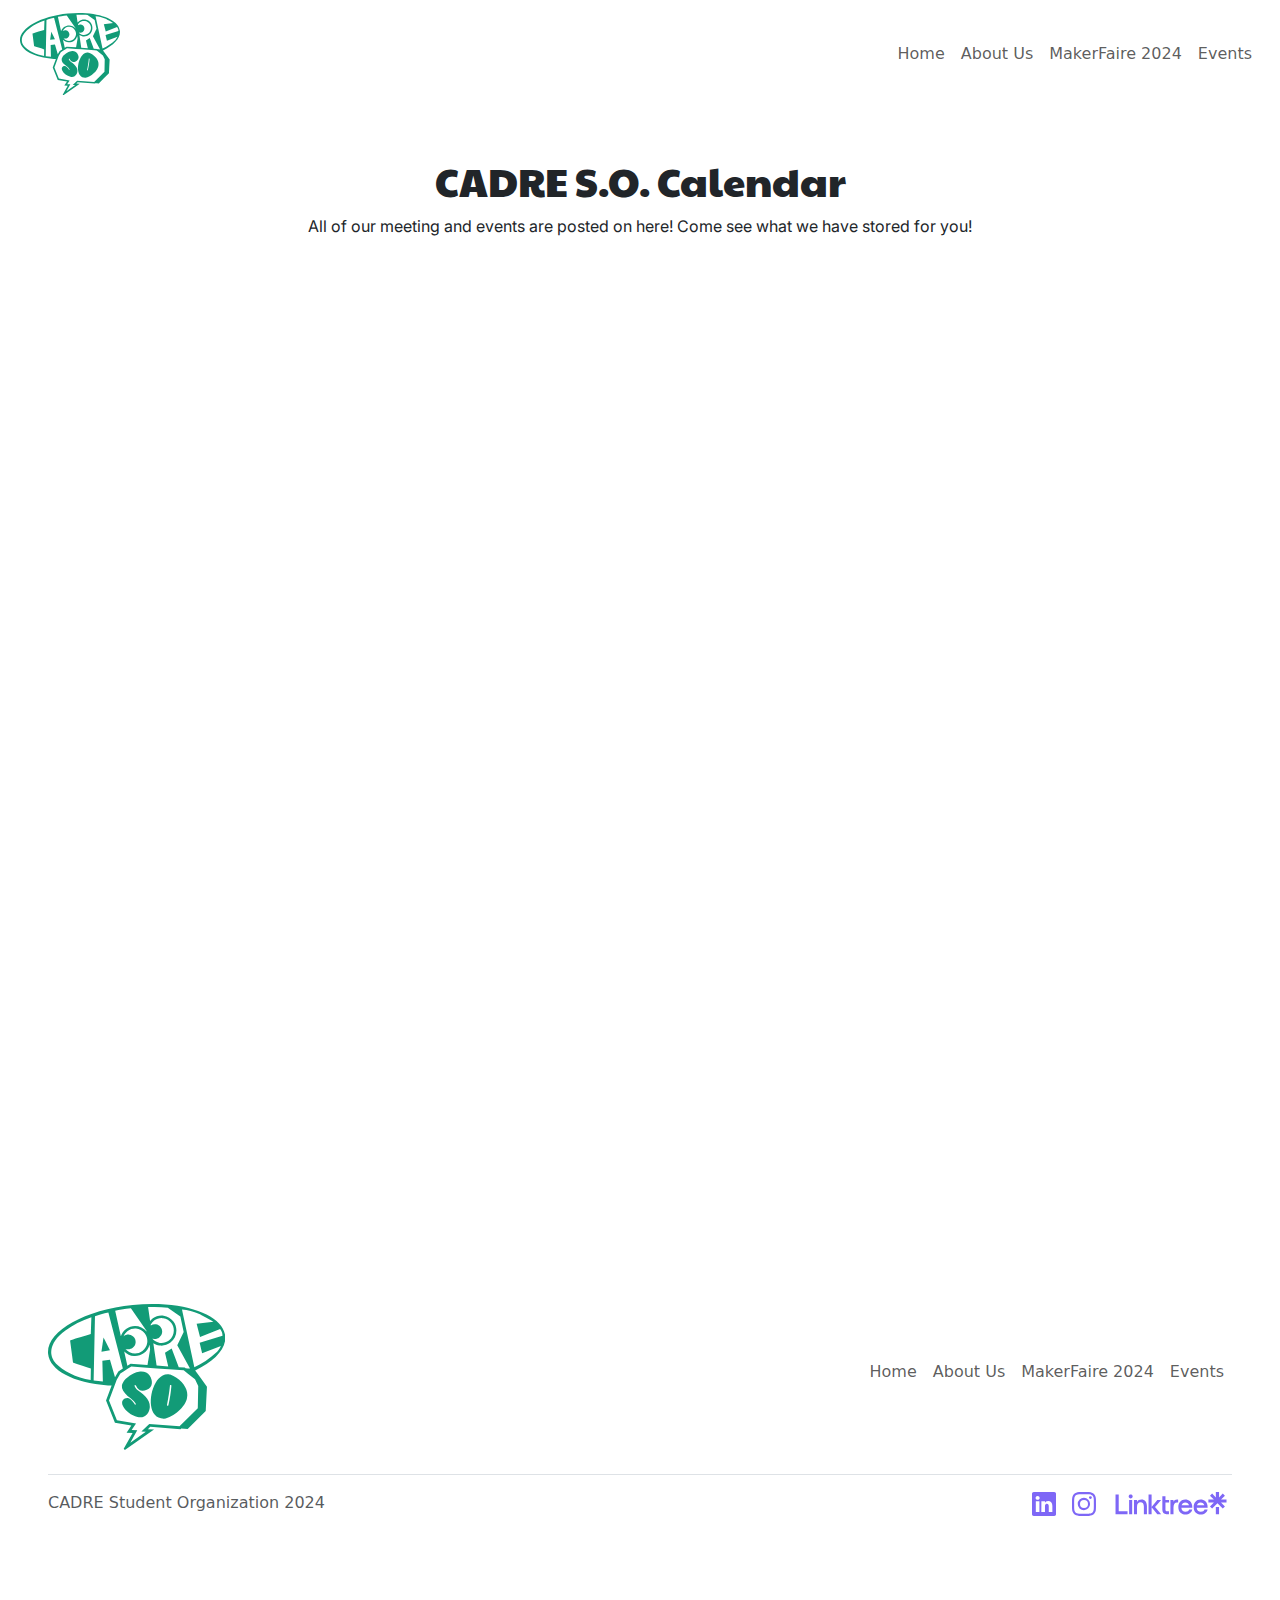
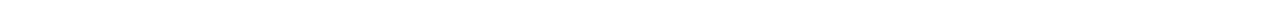
<file: events.html>
<!DOCTYPE html>
<html lang="en">

<head>
    <title>Cadre Landing Page</title>


    <!-- Latest compiled and minified CSS -->
    <meta name="viewport" content="width=device-width, initial-scale=1">
    <link href="https://cdn.jsdelivr.net/npm/bootstrap@5.3.0/dist/css/bootstrap.min.css" rel="stylesheet">
    <script src="https://cdn.jsdelivr.net/npm/bootstrap@5.3.0/dist/js/bootstrap.bundle.min.js"></script>
    <link rel="stylesheet" href="https://maxcdn.bootstrapcdn.com/font-awesome/4.7.0/css/font-awesome.min.css">
    <link rel="stylesheet" href="styles.css">
    <script>
        var collapseElementList = [].slice.call(document.querySelectorAll('.collapse'))
        var collapseList = collapseElementList.map(function (collapseEl) {
            collapseEl.addEventListener('hidden.bs.collapse', function () {
                let children = this.querySelectorAll('.collapse.show');
                children.forEach((c) => {
                    var collapse = bootstrap.Collapse.getInstance(c)
                    collapse.hide()
                })
            })
        })
    </script>

</head>


<body>

    <nav class="navbar navbar-expand-sm navbar-light p-2">
        <div class="container-xxl navbar-width">
            <a class="navbar-brand" href="./index.html" width="100px">
              
                <svg xmlns="http://www.w3.org/2000/svg" id="Layer_2" data-name="Layer 2" viewBox="0 0 272.1 223.89" width="100px">
                    <defs>
                        <style>
                        </style>
                    </defs>
                    <g id="Layer_1-2" data-name="Layer 1">
                        <g>
                            <polygon class="cls-1" points="82.01 73.12 95.09 71.14 85.21 51.27 82.01 73.12" />
                            <path id="logo" class="cls-1"
                                d="m271.99,49.34c-2.44-25.53-38.54-44.61-91.98-48.6-16-1.19-32.75-.94-49.8.75C55.26,8.93-3.1,42.49.13,76.31c2.44,25.53,38.54,44.61,91.98,48.6h0c1.82.14,3.68.19,5.52.28l-8.57,23.05,13.65,34.1,25.2,4.16-7.33,11.09,9.24.25-13.63,24.43,1.76,1.62,44.77-31.39-9.44-.46,3.63-3.52,46.46,3.51,1.08-1.06c3.3.22,6.61.44,9.91.66,9.23-9.15,18.46-18.3,27.69-27.45.63-12.44,1.25-24.88,1.88-37.32-6.02-8.26-12.05-16.52-18.07-24.78,29.8-14.31,47.95-33.48,46.11-52.74h.02ZM174.07,5.09c3.22.16,6.5.36,9.75.6l19.29,13.4,5.1,24-9.85,20.05,19.56,35.97c-2.25-.15-4.51-.3-6.76-.45l-1.28-1.03-9.21-.67-10.88-28.68-10.24,6.57,4.97,20.93-17.88-1.29-4.99-34.39c2.78,1.84,5.93,3.08,9.32,3.56.51.07,1.02.13,1.53.17,5.53.41,10.95-1.19,15.43-4.6,10.09-7.67,12.13-22.2,4.55-32.39-3.67-4.93-9.02-8.12-15.07-8.98-6.03-.86-12.07.71-16.96,4.43-1.43,1.08-2.67,2.32-3.77,3.65l-3.1-21.38c6.82,0,13.7.19,20.49.53h0Zm-1.08,30.45c-1.79-2.41-4.41-3.97-7.37-4.39-2.81-.41-5.58.3-7.9,1.92l-.18-1.26c1.25-2.4,3.02-4.57,5.31-6.31,3.7-2.81,8.18-4.14,12.74-3.8.42.03.85.08,1.27.14,5,.71,9.42,3.35,12.45,7.42h0c6.26,8.42,4.57,20.42-3.77,26.76-4.04,3.07-9,4.37-14.01,3.66-4.13-.59-7.85-2.51-10.74-5.46l-.17-1.16c.6.21,1.2.38,1.84.47.25.04.5.06.75.08,2.7.2,5.35-.58,7.54-2.25,2.39-1.82,3.94-4.46,4.36-7.45s-.33-5.97-2.13-8.38h0Zm-40.76,15.94c-1.79-2.41-4.41-3.97-7.37-4.39-2.97-.42-5.9.35-8.29,2.17-.21.16-.38.37-.58.54,1.24-3.17,3.31-6.06,6.2-8.26,3.81-2.9,8.35-4.12,12.76-3.79,5.25.39,10.3,2.98,13.7,7.55,3.03,4.08,4.31,9.1,3.6,14.16-.71,5.05-3.33,9.53-7.36,12.6-8.27,6.29-20.02,4.67-26.31-3.58.99.46,2.03.83,3.14.99.25.04.5.06.75.08,2.7.2,5.36-.58,7.54-2.25,2.39-1.82,3.94-4.46,4.36-7.45s-.33-5.97-2.13-8.38h0Zm-.4,28.38c5.34.4,10.84-1.08,15.44-4.58,4.24-3.22,7.17-7.73,8.44-12.86l1.01,6.94-4.05,24.12-25.92-1.88-4.95,3.13-4.87-22c4.01,4.28,9.36,6.71,14.9,7.12h0ZM112.85,8.51c4.75-.79,9.58-1.43,14.37-1.9l24.13,34.77c0,.33.02.66.04.98-7.67-9.71-21.7-11.57-31.6-4.03-3.9,2.96-6.58,6.96-7.98,11.32l-8.7-39.28c3.23-.7,6.5-1.32,9.74-1.86Zm-63.71,104.18c-20.87-6.74-38.34-19.01-42.47-29.84-1.36-3.58-1.65-7.26-1.65-7.3-.42-5.7,1.29-10.12,2.01-12,4.25-11.03,16.69-20.54,19.14-22.34,11.89-8.71,25.47-15.67,40.39-20.7l-.91,25.48c-4.35,1.59-9.73,3.15-14.94,4.65-5.57,1.61-11.32,3.27-15.89,5l-.92.35,4.44,33.93.69.26c3.95,1.5,8.97,3.1,13.83,4.65,4.5,1.43,9.14,2.91,12.9,4.3l-.27,17.58c-5.56-.96-11.05-2.31-16.34-4.01h0Zm45.94-27.02l-11.66,1.51.76,31.73-14.14-1.53,2.05-98.57c3.12-1.18,6.31-2.23,9.5-3.13,3.62-1.02,7.33-1.88,11.05-2.55l22.21,86-6.92,4.37-5.1,8.85-7.75-26.69h0Zm130.52,29.96l4.95,10.36-.68,34.11-28.04,27.54-46.45-3.51-12.08,11.7,6.82.33-23.82,16.71,10.66-19.1-8.6-.23,6.73-10.18-29.33-4.84-12.15-30.34,8.45-22.76,2.56-6.88.87-2.35,5.55-9.61,4.92-3.11,6.83-4.32,5.04-3.19,24.14,1.75,15.31,1.11,18.28,1.32,16.78,1.22,5.93.43,2.28,1.82,4.21,3.37,10.83,8.66h.01Zm-1-18.73l-19-88.33c9.14.9,17.75,3.02,25.64,6.31,2.48,1.04,5.72,2.84,11.07,5.82,2.16,1.2,4.65,2.59,7.57,4.19,1.37.75,2.7,1.58,3.98,2.48l-25.78,3.1,5.2,20.09,30.85-12.27c.79,1.16,2.26,3.46,2.91,5.53.49,1.57.69,3.72.77,4.94l-35.11,10.86,3.79,15.84,28.86-10.83c-.53,1-1.11,2.06-1.61,2.86-1.28,2.05-2.72,4.02-4.2,5.76-5.47,5.2-11.42,9.94-17.7,14.08-5.48,3.62-11.28,6.83-17.25,9.57h.01Z" />
                            <path id="logo" class="cls-1"
                                d="m144.61,133.28c2.09.11,4.55-.42,6.9-1.55,4.8-2.14,7.38-5.56,7.84-9.83.17-1.59.07-3.3-.35-5.12-1.27-5.26-4.03-9.37-8.3-11.55-2.96-1.51-6.64-2.1-11.09-1.46-5.26.88-10.25,3.2-14.45,6.14-2.34,1.64-4.42,3.46-6.17,5.35-1.69,1.82-3.06,3.69-4.02,5.49-.45.84-.84,1.67-1.1,2.47-.25.79-.4,1.58-.48,2.38-.49,5.2,2.71,10.52,8.75,15.47,1.73,1.38,3.48,2.5,5.08,3.84,3.49,2.72,6.4,6.06,7.72,8.44.15.46,0,.98-.57.99-.58.12-1.16-.19-1.45-.67-1.34-2.54-6.73-8.86-10.56-9.3-5.5-.5-11.45,4.31-7.14,12.56,3.63,7.37,12.59,14.16,22.14,16.4,11.7,2.74,18.22-5.82,18.92-15.44.84-12.84-12.69-20.88-19.04-25.96-2.4-2.32-3.99-4.92-4.76-7.02.76-.05,1.53-.12,2.3-.18,1.36,3.24,4.63,8.22,9.84,8.56h0Z" />
                            <path id="logo" class="cls-1"
                                d="m197.15,113.21c-2.94-1.96-6.18-3.63-9.66-4.9-.28-.1-.54-.22-.82-.32-6.56-1.37-12.39,1.57-17.08,6.84-1.59,1.79-3.05,3.82-4.36,6.08-11.53,19.93-11.33,55.28,12.67,55.05,15.18-2.29,33.28-18.65,35.41-31.89,2.63-10.41-4.33-22.97-16.17-30.85h.01Zm-7.9,13.6c-.71,8.11-2.32,18.92-4.53,28.57-.07.55-.71.87-1.3.86-.58-.12-1.12-.46-.92-.9,2.02-9.85,3.8-20.78,4.56-28.97.05-.55.1-1.09.15-1.64,0-.44.58-.68,1.16-.59s1.16.63,1.02,1.04c-.05.54-.09,1.08-.14,1.62h0Z" />
                        </g>
                    </g>
                </svg>
            </a>

            <ul class="navbar-nav">
                <li class="nav-item">
                    <a class="nav-link" href="./index.html">Home</a>
                </li>
                <li class="nav-item">
                    <a class="nav-link" href="./aboutus.html">About Us</a>
                </li>
                <!-- <li class="nav-item">
                    <a class="nav-link" href="./subzero.html">SubZERO</a>
                </li> -->
                <li class="nav-item">
                    <a class="nav-link" href="./makerfaire2024.html">MakerFaire 2024</a>
                </li>
                <li class="nav-item">
                    <a class="nav-link" href="./events.html">Events</a>
                </li>
            </ul>
        </div>
    </nav>


    <!-- ray, this is the div for the events -->
    <div class="container-xxl  p-5 text-body">

        <h1 class="text-center">CADRE S.O. Calendar</h1>
        <p class="text-center" style="margin-top:10px">All of our meeting and events are posted on here! Come see what we have stored for you! </p>
    </div>

    <div class="container-xxl mt-5 p-5 text-body">
        <iframe style="mix-blend-mode: multiply" src="https://calendar.google.com/calendar/embed?src=78ed834867fb625cfc7d22ab3177e9e5e8b4274275dff688da6d162263d3eb82%40group.calendar.google.com&ctz=America%2FLos_Angeles"
            style="border: 0" width="100%" height="768px" frameborder="0" scrolling="no"></iframe>
    </div>


    <!-- footer -->
    <div class="container-xxl mt-5 p-5 text-body rounded">
        <div class=" row">

            <div class="col-sm-2" style="margin-top:10px">
                <a class="navbar-brand" href="./index.html">
                  
                    <svg xmlns="http://www.w3.org/2000/svg" id="Layer_2" data-name="Layer 2" viewBox="0 0 272.1 223.89">
                        <defs>
                            <style>
                            </style>
                        </defs>
                        <g id="Layer_1-2" data-name="Layer 1">
                            <g>
                                <polygon class="cls-1" points="82.01 73.12 95.09 71.14 85.21 51.27 82.01 73.12" />
                                <path id="logo" class="cls-1"
                                    d="m271.99,49.34c-2.44-25.53-38.54-44.61-91.98-48.6-16-1.19-32.75-.94-49.8.75C55.26,8.93-3.1,42.49.13,76.31c2.44,25.53,38.54,44.61,91.98,48.6h0c1.82.14,3.68.19,5.52.28l-8.57,23.05,13.65,34.1,25.2,4.16-7.33,11.09,9.24.25-13.63,24.43,1.76,1.62,44.77-31.39-9.44-.46,3.63-3.52,46.46,3.51,1.08-1.06c3.3.22,6.61.44,9.91.66,9.23-9.15,18.46-18.3,27.69-27.45.63-12.44,1.25-24.88,1.88-37.32-6.02-8.26-12.05-16.52-18.07-24.78,29.8-14.31,47.95-33.48,46.11-52.74h.02ZM174.07,5.09c3.22.16,6.5.36,9.75.6l19.29,13.4,5.1,24-9.85,20.05,19.56,35.97c-2.25-.15-4.51-.3-6.76-.45l-1.28-1.03-9.21-.67-10.88-28.68-10.24,6.57,4.97,20.93-17.88-1.29-4.99-34.39c2.78,1.84,5.93,3.08,9.32,3.56.51.07,1.02.13,1.53.17,5.53.41,10.95-1.19,15.43-4.6,10.09-7.67,12.13-22.2,4.55-32.39-3.67-4.93-9.02-8.12-15.07-8.98-6.03-.86-12.07.71-16.96,4.43-1.43,1.08-2.67,2.32-3.77,3.65l-3.1-21.38c6.82,0,13.7.19,20.49.53h0Zm-1.08,30.45c-1.79-2.41-4.41-3.97-7.37-4.39-2.81-.41-5.58.3-7.9,1.92l-.18-1.26c1.25-2.4,3.02-4.57,5.31-6.31,3.7-2.81,8.18-4.14,12.74-3.8.42.03.85.08,1.27.14,5,.71,9.42,3.35,12.45,7.42h0c6.26,8.42,4.57,20.42-3.77,26.76-4.04,3.07-9,4.37-14.01,3.66-4.13-.59-7.85-2.51-10.74-5.46l-.17-1.16c.6.21,1.2.38,1.84.47.25.04.5.06.75.08,2.7.2,5.35-.58,7.54-2.25,2.39-1.82,3.94-4.46,4.36-7.45s-.33-5.97-2.13-8.38h0Zm-40.76,15.94c-1.79-2.41-4.41-3.97-7.37-4.39-2.97-.42-5.9.35-8.29,2.17-.21.16-.38.37-.58.54,1.24-3.17,3.31-6.06,6.2-8.26,3.81-2.9,8.35-4.12,12.76-3.79,5.25.39,10.3,2.98,13.7,7.55,3.03,4.08,4.31,9.1,3.6,14.16-.71,5.05-3.33,9.53-7.36,12.6-8.27,6.29-20.02,4.67-26.31-3.58.99.46,2.03.83,3.14.99.25.04.5.06.75.08,2.7.2,5.36-.58,7.54-2.25,2.39-1.82,3.94-4.46,4.36-7.45s-.33-5.97-2.13-8.38h0Zm-.4,28.38c5.34.4,10.84-1.08,15.44-4.58,4.24-3.22,7.17-7.73,8.44-12.86l1.01,6.94-4.05,24.12-25.92-1.88-4.95,3.13-4.87-22c4.01,4.28,9.36,6.71,14.9,7.12h0ZM112.85,8.51c4.75-.79,9.58-1.43,14.37-1.9l24.13,34.77c0,.33.02.66.04.98-7.67-9.71-21.7-11.57-31.6-4.03-3.9,2.96-6.58,6.96-7.98,11.32l-8.7-39.28c3.23-.7,6.5-1.32,9.74-1.86Zm-63.71,104.18c-20.87-6.74-38.34-19.01-42.47-29.84-1.36-3.58-1.65-7.26-1.65-7.3-.42-5.7,1.29-10.12,2.01-12,4.25-11.03,16.69-20.54,19.14-22.34,11.89-8.71,25.47-15.67,40.39-20.7l-.91,25.48c-4.35,1.59-9.73,3.15-14.94,4.65-5.57,1.61-11.32,3.27-15.89,5l-.92.35,4.44,33.93.69.26c3.95,1.5,8.97,3.1,13.83,4.65,4.5,1.43,9.14,2.91,12.9,4.3l-.27,17.58c-5.56-.96-11.05-2.31-16.34-4.01h0Zm45.94-27.02l-11.66,1.51.76,31.73-14.14-1.53,2.05-98.57c3.12-1.18,6.31-2.23,9.5-3.13,3.62-1.02,7.33-1.88,11.05-2.55l22.21,86-6.92,4.37-5.1,8.85-7.75-26.69h0Zm130.52,29.96l4.95,10.36-.68,34.11-28.04,27.54-46.45-3.51-12.08,11.7,6.82.33-23.82,16.71,10.66-19.1-8.6-.23,6.73-10.18-29.33-4.84-12.15-30.34,8.45-22.76,2.56-6.88.87-2.35,5.55-9.61,4.92-3.11,6.83-4.32,5.04-3.19,24.14,1.75,15.31,1.11,18.28,1.32,16.78,1.22,5.93.43,2.28,1.82,4.21,3.37,10.83,8.66h.01Zm-1-18.73l-19-88.33c9.14.9,17.75,3.02,25.64,6.31,2.48,1.04,5.72,2.84,11.07,5.82,2.16,1.2,4.65,2.59,7.57,4.19,1.37.75,2.7,1.58,3.98,2.48l-25.78,3.1,5.2,20.09,30.85-12.27c.79,1.16,2.26,3.46,2.91,5.53.49,1.57.69,3.72.77,4.94l-35.11,10.86,3.79,15.84,28.86-10.83c-.53,1-1.11,2.06-1.61,2.86-1.28,2.05-2.72,4.02-4.2,5.76-5.47,5.2-11.42,9.94-17.7,14.08-5.48,3.62-11.28,6.83-17.25,9.57h.01Z" />
                                <path id="logo" class="cls-1"
                                    d="m144.61,133.28c2.09.11,4.55-.42,6.9-1.55,4.8-2.14,7.38-5.56,7.84-9.83.17-1.59.07-3.3-.35-5.12-1.27-5.26-4.03-9.37-8.3-11.55-2.96-1.51-6.64-2.1-11.09-1.46-5.26.88-10.25,3.2-14.45,6.14-2.34,1.64-4.42,3.46-6.17,5.35-1.69,1.82-3.06,3.69-4.02,5.49-.45.84-.84,1.67-1.1,2.47-.25.79-.4,1.58-.48,2.38-.49,5.2,2.71,10.52,8.75,15.47,1.73,1.38,3.48,2.5,5.08,3.84,3.49,2.72,6.4,6.06,7.72,8.44.15.46,0,.98-.57.99-.58.12-1.16-.19-1.45-.67-1.34-2.54-6.73-8.86-10.56-9.3-5.5-.5-11.45,4.31-7.14,12.56,3.63,7.37,12.59,14.16,22.14,16.4,11.7,2.74,18.22-5.82,18.92-15.44.84-12.84-12.69-20.88-19.04-25.96-2.4-2.32-3.99-4.92-4.76-7.02.76-.05,1.53-.12,2.3-.18,1.36,3.24,4.63,8.22,9.84,8.56h0Z" />
                                <path id="logo" class="cls-1"
                                    d="m197.15,113.21c-2.94-1.96-6.18-3.63-9.66-4.9-.28-.1-.54-.22-.82-.32-6.56-1.37-12.39,1.57-17.08,6.84-1.59,1.79-3.05,3.82-4.36,6.08-11.53,19.93-11.33,55.28,12.67,55.05,15.18-2.29,33.28-18.65,35.41-31.89,2.63-10.41-4.33-22.97-16.17-30.85h.01Zm-7.9,13.6c-.71,8.11-2.32,18.92-4.53,28.57-.07.55-.71.87-1.3.86-.58-.12-1.12-.46-.92-.9,2.02-9.85,3.8-20.78,4.56-28.97.05-.55.1-1.09.15-1.64,0-.44.58-.68,1.16-.59s1.16.63,1.02,1.04c-.05.54-.09,1.08-.14,1.62h0Z" />
                            </g>
                        </g>
                    </svg>
                </a>
            </div>

            <div class="col-sm-10" style="margin: auto;">
                <nav class="navbar navbar-expand-sm justify-content-end">
                    <ul class="navbar-nav">
                        <li class="nav-item">
                            <a class="nav-link" href="./index.html">Home</a>
                        </li>
                        <li class="nav-item">
                            <a class="nav-link" href="./aboutus.html">About Us</a>
                        </li>
                        <!-- <li class="nav-item">
                            <a class="nav-link" href="./subzero.html">SubZERO</a>
                        </li> -->
                        <li class="nav-item">
                            <a class="nav-link" href="./makerfaire2024.html">MakerFaire 2024</a>
                        </li>
                        <li class="nav-item">
                            <a class="nav-link" href="./events.html">Events</a>
                        </li>
                    </ul>
                </nav>
            </div>
        </div>
        <footer class="d-flex flex-wrap justify-content-between align-items-center py-3 my-4 border-top">
            <div class="col-md-4 d-flex align-items-center">
                <span class="mb-3 mb-md-0 text-body-secondary">CADRE Student Organization 2024</span>
            </div>
            <svg xmlns="http://www.w3.org/2000/svg" class="d-none">
                <symbol id="instagram" viewBox="0 0 16 16">
                    <path
                        d="M8 0C5.829 0 5.556.01 4.703.048 3.85.088 3.269.222 2.76.42a3.917 3.917 0 0 0-1.417.923A3.927 3.927 0 0 0 .42 2.76C.222 3.268.087 3.85.048 4.7.01 5.555 0 5.827 0 8.001c0 2.172.01 2.444.048 3.297.04.852.174 1.433.372 1.942.205.526.478.972.923 1.417.444.445.89.719 1.416.923.51.198 1.09.333 1.942.372C5.555 15.99 5.827 16 8 16s2.444-.01 3.298-.048c.851-.04 1.434-.174 1.943-.372a3.916 3.916 0 0 0 1.416-.923c.445-.445.718-.891.923-1.417.197-.509.332-1.09.372-1.942C15.99 10.445 16 10.173 16 8s-.01-2.445-.048-3.299c-.04-.851-.175-1.433-.372-1.941a3.926 3.926 0 0 0-.923-1.417A3.911 3.911 0 0 0 13.24.42c-.51-.198-1.092-.333-1.943-.372C10.443.01 10.172 0 7.998 0h.003zm-.717 1.442h.718c2.136 0 2.389.007 3.232.046.78.035 1.204.166 1.486.275.373.145.64.319.92.599.28.28.453.546.598.92.11.281.24.705.275 1.485.039.843.047 1.096.047 3.231s-.008 2.389-.047 3.232c-.035.78-.166 1.203-.275 1.485a2.47 2.47 0 0 1-.599.919c-.28.28-.546.453-.92.598-.28.11-.704.24-1.485.276-.843.038-1.096.047-3.232.047s-2.39-.009-3.233-.047c-.78-.036-1.203-.166-1.485-.276a2.478 2.478 0 0 1-.92-.598 2.48 2.48 0 0 1-.6-.92c-.109-.281-.24-.705-.275-1.485-.038-.843-.046-1.096-.046-3.233 0-2.136.008-2.388.046-3.231.036-.78.166-1.204.276-1.486.145-.373.319-.64.599-.92.28-.28.546-.453.92-.598.282-.11.705-.24 1.485-.276.738-.034 1.024-.044 2.515-.045v.002zm4.988 1.328a.96.96 0 1 0 0 1.92.96.96 0 0 0 0-1.92zm-4.27 1.122a4.109 4.109 0 1 0 0 8.217 4.109 4.109 0 0 0 0-8.217zm0 1.441a2.667 2.667 0 1 1 0 5.334 2.667 2.667 0 0 1 0-5.334z">
                    </path>

                </symbol>
                <symbol id="linkedin" viewBox="0 0 16 16">
                    <path
                        d="M0 1.146C0 .513.526 0 1.175 0h13.65C15.474 0 16 .513 16 1.146v13.708c0 .633-.526 1.146-1.175 1.146H1.175C.526 16 0 15.487 0 14.854V1.146zm4.943 12.248V6.169H2.542v7.225h2.401zm-1.2-8.212c.837 0 1.358-.554 1.358-1.248-.015-.709-.52-1.248-1.342-1.248-.822 0-1.359.54-1.359 1.248 0 .694.521 1.248 1.327 1.248h.016zm4.908 8.212V9.359c0-.216.016-.432.08-.586.173-.431.568-.878 1.232-.878.869 0 1.216.662 1.216 1.634v3.865h2.401V9.25c0-2.22-1.184-3.252-2.764-3.252-1.274 0-1.845.7-2.165 1.193v.025h-.016a5.54 5.54 0 0 1 .016-.025V6.169h-2.4c.03.678 0 7.225 0 7.225h2.4z" />
                </symbol>
                <symbol id="linktree" viewBox="0 0 80 17">
                    <path xmlns="http://www.w3.org/2000/svg"
                        d="M0 1.72687H2.25964V13.6313H8.50582V15.7244H0V1.72687ZM10.7287 1.72687C10.9121 1.72444 11.0941 1.75816 11.2644 1.82609C11.4348 1.89402 11.59 1.99484 11.7214 2.12278C11.8528 2.25073 11.9576 2.4033 12.03 2.57178C12.1024 2.74026 12.1409 2.92135 12.1433 3.1047C12.1433 3.47987 11.9943 3.83967 11.729 4.10496C11.4637 4.37024 11.1039 4.51928 10.7287 4.51928C10.3536 4.51928 9.99375 4.37024 9.72847 4.10496C9.46318 3.83967 9.31415 3.47987 9.31415 3.1047C9.31491 2.92087 9.3523 2.73903 9.42412 2.56981C9.49594 2.40058 9.60076 2.24736 9.73245 2.11909C9.86414 1.99082 10.0201 1.89008 10.1911 1.82273C10.3622 1.75539 10.5449 1.7228 10.7287 1.72687ZM9.62645 5.63991H11.7942V15.7244H9.62645V5.63991ZM13.0618 5.63991H15.2296V7.03612C15.8714 5.97059 16.9737 5.36435 18.425 5.36435C20.7765 5.36435 22.2462 7.20146 22.2462 10.1225V15.7244H20.0784V10.3062C20.0784 8.41395 19.2517 7.34843 17.7587 7.34843C16.1249 7.34843 15.2247 8.46906 15.2247 10.4899V15.7244H13.057L13.0618 5.63991ZM23.3852 1.72687H25.553V10.5817L29.5946 5.63991H32.3135L27.9963 10.692L32.3135 15.7244H29.5946L25.553 10.8022V15.7244H23.3852V1.72687ZM33.1586 3.07408H35.3631V5.64604H37.9351V7.44641H35.3631V12.6442C35.3631 13.3068 35.7673 13.7109 36.3919 13.7109H37.8445V15.7305H36.098C34.2058 15.7305 33.1586 14.6099 33.1586 12.6271V3.07408ZM38.8904 5.64604H41.0582V6.89527C41.5909 5.93998 42.4911 5.37047 43.5934 5.37047C43.8478 5.35888 44.1024 5.38993 44.3466 5.46233V7.48315C44.0813 7.42486 43.8097 7.40017 43.5383 7.40966C41.94 7.40966 41.0582 8.75688 41.0582 11.0655V15.7305H38.8904V5.64604ZM49.4158 5.37047C51.804 5.37047 54.3944 6.82179 54.3944 10.9185V11.2125H46.6234C46.79 13.0116 47.8359 14.0037 49.5811 14.0037C50.8304 14.0037 51.8959 13.3239 52.1347 12.3882H54.3393C54.1188 14.4078 52.0245 16.0061 49.5811 16.0061C46.4581 16.0061 44.4936 13.9669 44.4936 10.6797C44.4936 7.75259 46.3858 5.36435 49.4158 5.36435V5.37047ZM52.0796 9.41211C51.7673 8.16288 50.7936 7.37292 49.4158 7.37292C48.0931 7.37292 47.1574 8.18125 46.79 9.41211H52.0796ZM60.2731 5.37047C62.6614 5.37047 65.2517 6.82179 65.2517 10.9185V11.2125H57.4807C57.646 13.0116 58.6932 14.0037 60.4385 14.0037C61.6877 14.0037 62.7532 13.3239 62.992 12.3882H65.1966C64.9761 14.4078 62.8818 16.0061 60.4385 16.0061C57.3154 16.0061 55.3497 13.9669 55.3497 10.6797C55.3497 7.75259 57.2419 5.36435 60.2731 5.36435V5.37047ZM62.9369 9.41211C62.6246 8.16288 61.651 7.37292 60.2731 7.37292C58.9504 7.37292 58.0135 8.18125 57.646 9.41211H62.9369Z"
                        />
                    <path xmlns="http://www.w3.org/2000/svg"
                        d="M65.7852 5.33374H69.6615L66.9058 2.70668L68.4306 1.13901L71.0577 3.83956V0H73.3357V3.83956L75.9627 1.14513L77.4863 2.70668L74.7319 5.32762H78.607V7.49541H74.7098L77.4827 10.1898L75.9627 11.7208L72.1967 7.93631L68.4306 11.7208L66.9058 10.196L69.6798 7.50153H65.7852V5.33374ZM71.0515 10.6062H73.3296V15.7502H71.0515V10.6062Z"
                        />
                </symbol>
            </svg>
            <ul class="nav col-md-4 justify-content-end list-unstyled d-flex">
                <li class="ms-3"><a class="text-body-secondary" href="https://www.linkedin.com/company/cadre-so/"
                        target="_blank"><svg class="bi" width="24" height="24">
                            <use xlink:href="#linkedin"></use>
                        </svg></a></li>
                <li class="ms-3"><a class="text-body-secondary" href="https://www.instagram.com/cadre.so/"
                        target="_blank"><svg class="bi" width="24" height="24">
                            <use xlink:href="#instagram"></use>
                        </svg></a></li>
                <li class="ms-3"><a class="text-body-secondary"
                        href="https://linktr.ee/cadre.so?utm_source=linktree_admin_share" target="_blank"><svg
                            class="bi" width="120" height="24">
                            <use xlink:href="#linktree"></use>
                        </svg></a></li>
            </ul>
        </footer>
    </div>



</body>

</html>
</file>
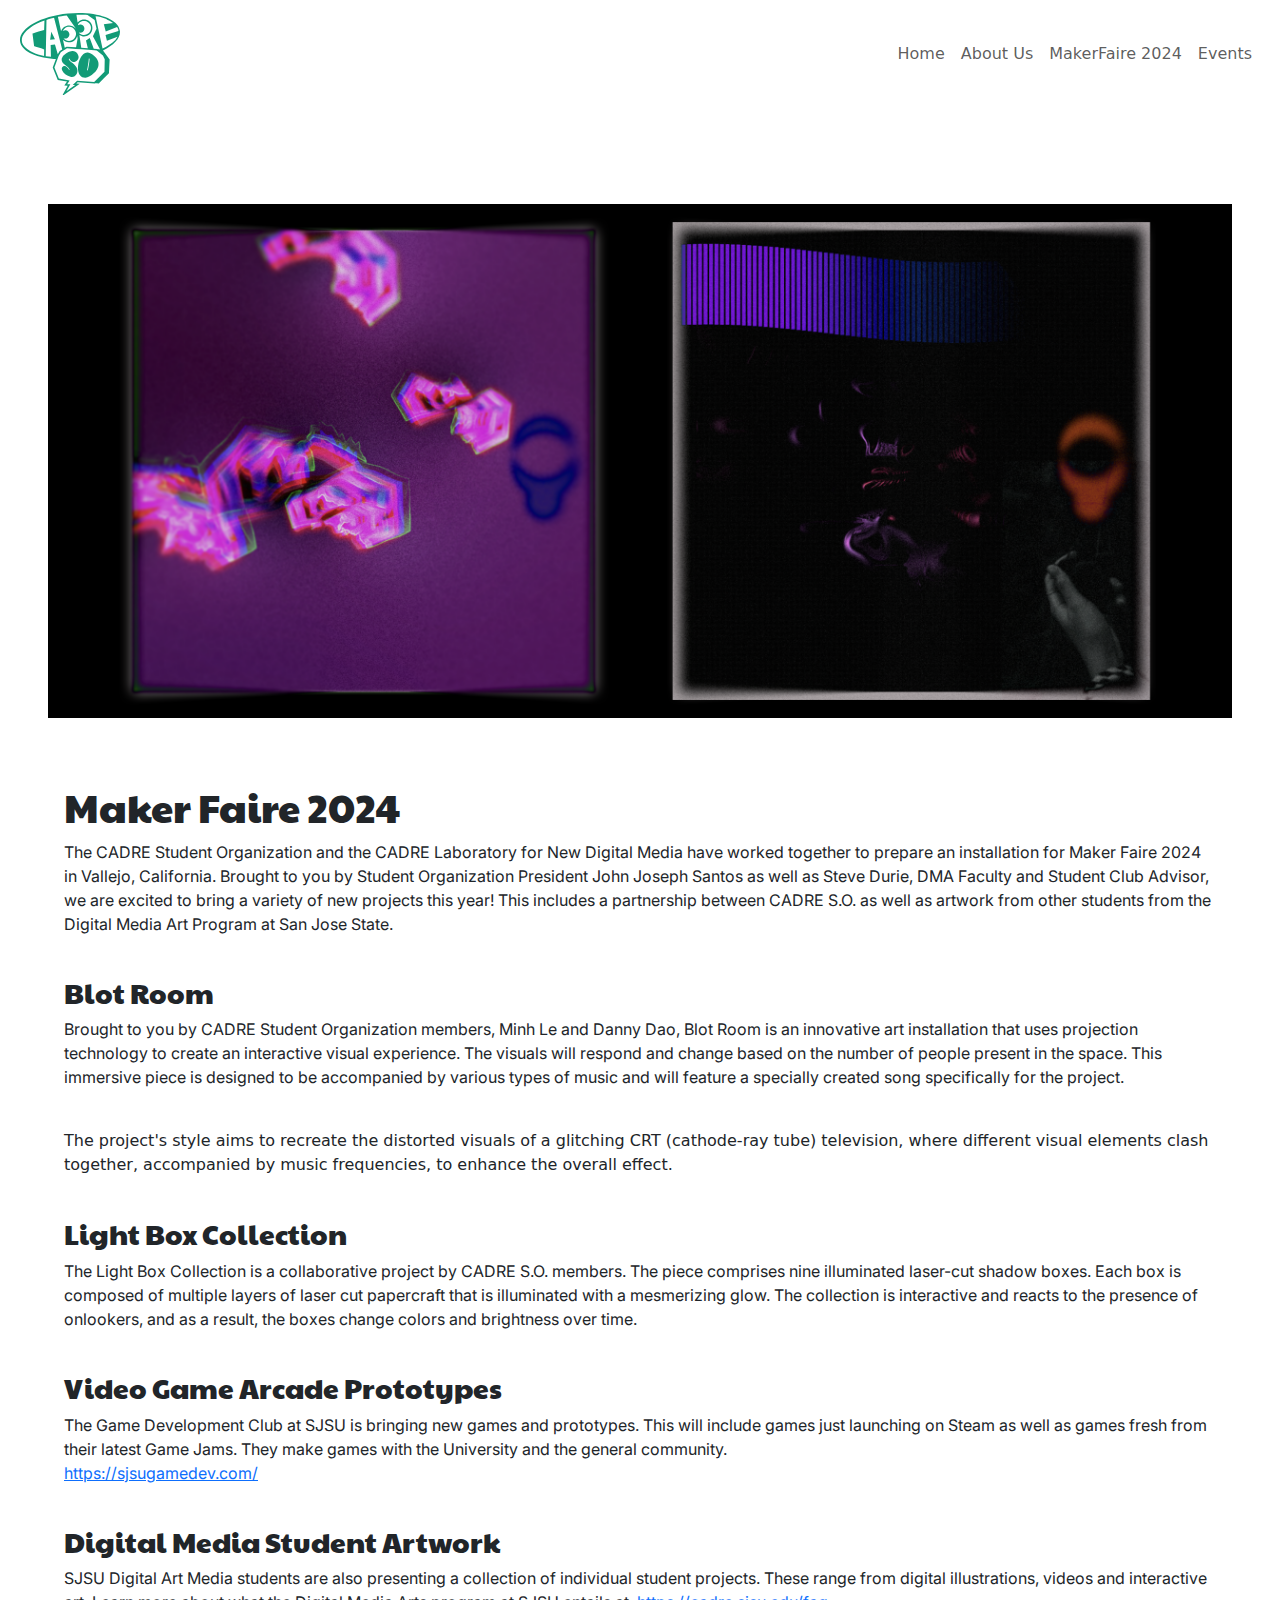
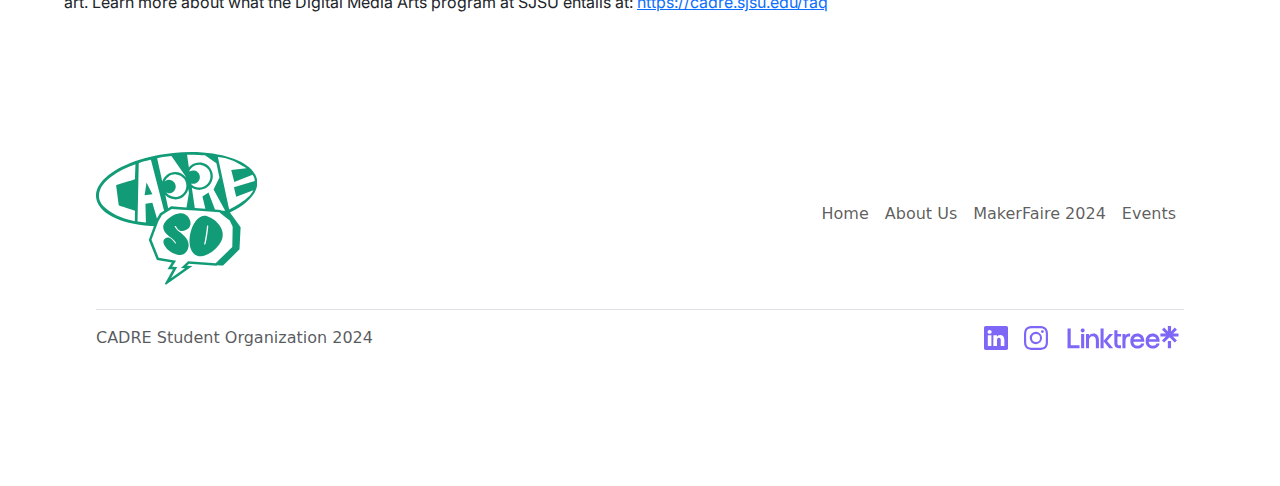
<file: makerfaire2024.html>
<!DOCTYPE html>
<html lang="en">

<head>
    <title>Cadre Landing Page</title>


    <!-- Latest compiled and minified CSS -->
    <meta name="viewport" content="width=device-width, initial-scale=1">
    <link href="https://cdn.jsdelivr.net/npm/bootstrap@5.3.0/dist/css/bootstrap.min.css" rel="stylesheet">
    <script src="https://cdn.jsdelivr.net/npm/bootstrap@5.3.0/dist/js/bootstrap.bundle.min.js"></script>
    <link rel="stylesheet" href="https://maxcdn.bootstrapcdn.com/font-awesome/4.7.0/css/font-awesome.min.css">
    <link rel="stylesheet" href="styles.css">

    <script>
        var collapseElementList = [].slice.call(document.querySelectorAll('.collapse'))
        var collapseList = collapseElementList.map(function (collapseEl) {
            collapseEl.addEventListener('hidden.bs.collapse', function () {
                let children = this.querySelectorAll('.collapse.show');
                children.forEach((c) => {
                    var collapse = bootstrap.Collapse.getInstance(c)
                    collapse.hide()
                })
            })
        })
    </script>

</head>


<body>

    <nav class="navbar navbar-expand-sm navbar-light p-2">
        <div class="container-xxl navbar-width">
            <a class="navbar-brand" href="./index.html" width="100px">
              
                <svg xmlns="http://www.w3.org/2000/svg" id="Layer_2" data-name="Layer 2" viewBox="0 0 272.1 223.89"
                    width="100px">
                    <defs>
                        <style>
                        </style>
                    </defs>
                    <g id="Layer_1-2" data-name="Layer 1">
                        <g>
                            <polygon class="cls-1" points="82.01 73.12 95.09 71.14 85.21 51.27 82.01 73.12" />
                            <path id="logo" class="cls-1"
                                d="m271.99,49.34c-2.44-25.53-38.54-44.61-91.98-48.6-16-1.19-32.75-.94-49.8.75C55.26,8.93-3.1,42.49.13,76.31c2.44,25.53,38.54,44.61,91.98,48.6h0c1.82.14,3.68.19,5.52.28l-8.57,23.05,13.65,34.1,25.2,4.16-7.33,11.09,9.24.25-13.63,24.43,1.76,1.62,44.77-31.39-9.44-.46,3.63-3.52,46.46,3.51,1.08-1.06c3.3.22,6.61.44,9.91.66,9.23-9.15,18.46-18.3,27.69-27.45.63-12.44,1.25-24.88,1.88-37.32-6.02-8.26-12.05-16.52-18.07-24.78,29.8-14.31,47.95-33.48,46.11-52.74h.02ZM174.07,5.09c3.22.16,6.5.36,9.75.6l19.29,13.4,5.1,24-9.85,20.05,19.56,35.97c-2.25-.15-4.51-.3-6.76-.45l-1.28-1.03-9.21-.67-10.88-28.68-10.24,6.57,4.97,20.93-17.88-1.29-4.99-34.39c2.78,1.84,5.93,3.08,9.32,3.56.51.07,1.02.13,1.53.17,5.53.41,10.95-1.19,15.43-4.6,10.09-7.67,12.13-22.2,4.55-32.39-3.67-4.93-9.02-8.12-15.07-8.98-6.03-.86-12.07.71-16.96,4.43-1.43,1.08-2.67,2.32-3.77,3.65l-3.1-21.38c6.82,0,13.7.19,20.49.53h0Zm-1.08,30.45c-1.79-2.41-4.41-3.97-7.37-4.39-2.81-.41-5.58.3-7.9,1.92l-.18-1.26c1.25-2.4,3.02-4.57,5.31-6.31,3.7-2.81,8.18-4.14,12.74-3.8.42.03.85.08,1.27.14,5,.71,9.42,3.35,12.45,7.42h0c6.26,8.42,4.57,20.42-3.77,26.76-4.04,3.07-9,4.37-14.01,3.66-4.13-.59-7.85-2.51-10.74-5.46l-.17-1.16c.6.21,1.2.38,1.84.47.25.04.5.06.75.08,2.7.2,5.35-.58,7.54-2.25,2.39-1.82,3.94-4.46,4.36-7.45s-.33-5.97-2.13-8.38h0Zm-40.76,15.94c-1.79-2.41-4.41-3.97-7.37-4.39-2.97-.42-5.9.35-8.29,2.17-.21.16-.38.37-.58.54,1.24-3.17,3.31-6.06,6.2-8.26,3.81-2.9,8.35-4.12,12.76-3.79,5.25.39,10.3,2.98,13.7,7.55,3.03,4.08,4.31,9.1,3.6,14.16-.71,5.05-3.33,9.53-7.36,12.6-8.27,6.29-20.02,4.67-26.31-3.58.99.46,2.03.83,3.14.99.25.04.5.06.75.08,2.7.2,5.36-.58,7.54-2.25,2.39-1.82,3.94-4.46,4.36-7.45s-.33-5.97-2.13-8.38h0Zm-.4,28.38c5.34.4,10.84-1.08,15.44-4.58,4.24-3.22,7.17-7.73,8.44-12.86l1.01,6.94-4.05,24.12-25.92-1.88-4.95,3.13-4.87-22c4.01,4.28,9.36,6.71,14.9,7.12h0ZM112.85,8.51c4.75-.79,9.58-1.43,14.37-1.9l24.13,34.77c0,.33.02.66.04.98-7.67-9.71-21.7-11.57-31.6-4.03-3.9,2.96-6.58,6.96-7.98,11.32l-8.7-39.28c3.23-.7,6.5-1.32,9.74-1.86Zm-63.71,104.18c-20.87-6.74-38.34-19.01-42.47-29.84-1.36-3.58-1.65-7.26-1.65-7.3-.42-5.7,1.29-10.12,2.01-12,4.25-11.03,16.69-20.54,19.14-22.34,11.89-8.71,25.47-15.67,40.39-20.7l-.91,25.48c-4.35,1.59-9.73,3.15-14.94,4.65-5.57,1.61-11.32,3.27-15.89,5l-.92.35,4.44,33.93.69.26c3.95,1.5,8.97,3.1,13.83,4.65,4.5,1.43,9.14,2.91,12.9,4.3l-.27,17.58c-5.56-.96-11.05-2.31-16.34-4.01h0Zm45.94-27.02l-11.66,1.51.76,31.73-14.14-1.53,2.05-98.57c3.12-1.18,6.31-2.23,9.5-3.13,3.62-1.02,7.33-1.88,11.05-2.55l22.21,86-6.92,4.37-5.1,8.85-7.75-26.69h0Zm130.52,29.96l4.95,10.36-.68,34.11-28.04,27.54-46.45-3.51-12.08,11.7,6.82.33-23.82,16.71,10.66-19.1-8.6-.23,6.73-10.18-29.33-4.84-12.15-30.34,8.45-22.76,2.56-6.88.87-2.35,5.55-9.61,4.92-3.11,6.83-4.32,5.04-3.19,24.14,1.75,15.31,1.11,18.28,1.32,16.78,1.22,5.93.43,2.28,1.82,4.21,3.37,10.83,8.66h.01Zm-1-18.73l-19-88.33c9.14.9,17.75,3.02,25.64,6.31,2.48,1.04,5.72,2.84,11.07,5.82,2.16,1.2,4.65,2.59,7.57,4.19,1.37.75,2.7,1.58,3.98,2.48l-25.78,3.1,5.2,20.09,30.85-12.27c.79,1.16,2.26,3.46,2.91,5.53.49,1.57.69,3.72.77,4.94l-35.11,10.86,3.79,15.84,28.86-10.83c-.53,1-1.11,2.06-1.61,2.86-1.28,2.05-2.72,4.02-4.2,5.76-5.47,5.2-11.42,9.94-17.7,14.08-5.48,3.62-11.28,6.83-17.25,9.57h.01Z" />
                            <path id="logo" class="cls-1"
                                d="m144.61,133.28c2.09.11,4.55-.42,6.9-1.55,4.8-2.14,7.38-5.56,7.84-9.83.17-1.59.07-3.3-.35-5.12-1.27-5.26-4.03-9.37-8.3-11.55-2.96-1.51-6.64-2.1-11.09-1.46-5.26.88-10.25,3.2-14.45,6.14-2.34,1.64-4.42,3.46-6.17,5.35-1.69,1.82-3.06,3.69-4.02,5.49-.45.84-.84,1.67-1.1,2.47-.25.79-.4,1.58-.48,2.38-.49,5.2,2.71,10.52,8.75,15.47,1.73,1.38,3.48,2.5,5.08,3.84,3.49,2.72,6.4,6.06,7.72,8.44.15.46,0,.98-.57.99-.58.12-1.16-.19-1.45-.67-1.34-2.54-6.73-8.86-10.56-9.3-5.5-.5-11.45,4.31-7.14,12.56,3.63,7.37,12.59,14.16,22.14,16.4,11.7,2.74,18.22-5.82,18.92-15.44.84-12.84-12.69-20.88-19.04-25.96-2.4-2.32-3.99-4.92-4.76-7.02.76-.05,1.53-.12,2.3-.18,1.36,3.24,4.63,8.22,9.84,8.56h0Z" />
                            <path id="logo" class="cls-1"
                                d="m197.15,113.21c-2.94-1.96-6.18-3.63-9.66-4.9-.28-.1-.54-.22-.82-.32-6.56-1.37-12.39,1.57-17.08,6.84-1.59,1.79-3.05,3.82-4.36,6.08-11.53,19.93-11.33,55.28,12.67,55.05,15.18-2.29,33.28-18.65,35.41-31.89,2.63-10.41-4.33-22.97-16.17-30.85h.01Zm-7.9,13.6c-.71,8.11-2.32,18.92-4.53,28.57-.07.55-.71.87-1.3.86-.58-.12-1.12-.46-.92-.9,2.02-9.85,3.8-20.78,4.56-28.97.05-.55.1-1.09.15-1.64,0-.44.58-.68,1.16-.59s1.16.63,1.02,1.04c-.05.54-.09,1.08-.14,1.62h0Z" />
                        </g>
                    </g>
                </svg>
            </a>

            <ul class="navbar-nav">
                <li class="nav-item">
                    <a class="nav-link" href="./index.html">Home</a>
                </li>
                <li class="nav-item">
                    <a class="nav-link" href="./aboutus.html">About Us</a>
                </li>
                <!-- <li class="nav-item">
                    <a class="nav-link" href="./subzero.html">SubZERO</a>
                </li> -->
                <li class="nav-item">
                    <a class="nav-link" href="./makerfaire2024.html">MakerFaire 2024</a>
                </li>
                <li class="nav-item">
                    <a class="nav-link" href="./events.html">Events</a>
                </li>
            </ul>
        </div>
    </nav>


    <div class="container-xxl mt-5 p-5 text-body">


        <!-- header -->
        <div class="row body-custom-width">

            <img src="images/maker-faire-2024/blotroom.png"/>

        </div>


        <!--mission-->
        <div class="container-xxl mt-5 p-3 text-body">
            <h1 class="">Maker Faire 2024</h1>
            <p class="" style="margin-top:10px">The CADRE Student Organization and the CADRE Laboratory for New Digital Media 
              have worked together to prepare an installation for Maker Faire 2024 in Vallejo, California. Brought to you by 
              Student Organization President John Joseph Santos as well as Steve Durie, DMA Faculty and Student Club Advisor, 
              we are excited to bring a variety of new projects this year! This includes a partnership between CADRE S.O. 
              as well as artwork from other students from the Digital Media Art Program at San Jose State. 
            </p><br>
            <h3 class="">Blot Room</h3>
            <p>
              Brought to you by CADRE Student Organization members, Minh Le and Danny Dao, Blot Room is an innovative art
              installation that uses projection technology to create an interactive visual experience. The visuals will respond
              and change based on the number of people present in the space. This immersive piece is designed to be accompanied
              by various types of music and will feature a specially created song specifically for the project.
            </p><br>
              The project's style aims to recreate the distorted visuals of a glitching CRT (cathode-ray tube) television,
              where different visual elements clash together, accompanied by music frequencies, to enhance the overall effect.
            </p><br>
              
            <h3 class="">Light Box Collection</h3>
            <p>
              The Light Box Collection is a collaborative project by CADRE S.O. members. The piece comprises nine illuminated
              laser-cut shadow boxes. Each box is composed of multiple layers of laser cut papercraft that is illuminated with
              a mesmerizing glow. The collection is interactive and reacts to the presence of onlookers, and as a result, the
              boxes change colors and brightness over time.
            </p><br>
              
            <h3 class="">Video Game Arcade Prototypes</h3>
            <p>
              The Game Development Club at SJSU is bringing new games and prototypes. This will include games just launching on
              Steam as well as games fresh from their latest Game Jams. They make games with the University and the general community.
              <br><a href="https://sjsugamedev.com/">https://sjsugamedev.com/</a>
            </p><br>
              
              <h3 class="">Digital Media Student Artwork</h3>
              <p>
                SJSU Digital Art Media students are also presenting a collection of individual student projects. These range from digital
                illustrations, videos and interactive art. Learn more about what the Digital Media Arts program at SJSU entails at:
                <a href="https://cadre.sjsu.edu/faq">https://cadre.sjsu.edu/faq</a>
              </p>
              
        </div>


        <!-- values
    <div class="container-xxl mt-5 p-3 text-body">

        <h1 class="">Our Values</h1>

        <div class="container" style="margin-top:10px">
            <div class="row">
                <div class="col-sm-4" style="margin-top:10px">
                    <div class="fakeimg rounded">
                        <p class="font-weight-bold font-italic p-3"> <u>Creativity:</u> </p>
                        <p class="p-3">We value creativity and encourage members to explore the creative potential
                            of Digital Media Art, Design, and Technology.</p>
                    </div>


                </div>
                <div class="col-sm-4" style="margin-top:10px">
                    <div class="fakeimg rounded">
                        <p class="font-weight-bold font-italic p-3"> <u>Learning:</u> </p>
                        <p class="p-3">We value learning and provide opportunities for members to learn about the latest
                            advancements
                            in digital media art and technology.</p>
                    </div>

                </div>

                <div class="col-sm-4" style="margin-top:10px">
                    <div class="fakeimg rounded">
                        <p class="font-weight-bold font-italic p-3"> <u>Community:</u> </p>
                        <p class="p-3">We value community and strive to create a supportive and inclusive
                            environment for our members.
                        </p>
                    </div>
                </div>
            </div>
        </div>

        <div class="container">
            <div class="row">
                <div class="col-sm-4" style="margin-top:10px">
                    <div class="fakeimg rounded">
                        <p class="font-weight-bold font-italic p-3"> <u>Experimentation:</u> </p>
                        <p class="p-3">We value experimentation and encourage members to take risks, explore new ideas,
                            and push the boundaries of digital media art and technology.</p>
                    </div>
                </div>

                <div class="col-sm-4" style="margin-top:10px">
                    <div class="fakeimg rounded">
                        <p class="font-weight-bold font-italic p-3"> <u>Innovation:</u> </p>
                        <p class="p-3">We value innovation and strive to promote the use of new and innovative
                            technology in digital media art.</p>
                    </div>
                </div>

                <div class="col-sm-4" style="margin-top:10px">
                    <div class="fakeimg rounded">
                        <p class="font-weight-bold font-italic p-3"> <u>Collaboration:</u> </p>
                        <p class="p-3">We value collaboration and provide opportunities for members to work together,
                            share ideas, and
                            collaborate on creative projects.</p>
                    </div>
                </div>
            </div>
        </div>
    </div> -->

        <!-- footer -->
        <div class="container-xxl mt-5 p-5 text-body rounded">
            <div class=" row">

                <div class="col-sm-2" style="margin-top:10px">
                    <a class="navbar-brand" href="./index.html">
                      
                        <svg xmlns="http://www.w3.org/2000/svg" id="Layer_2" data-name="Layer 2"
                            viewBox="0 0 272.1 223.89">
                            <defs>
                                <style>
                                </style>
                            </defs>
                            <g id="Layer_1-2" data-name="Layer 1">
                                <g>
                                    <polygon class="cls-1" points="82.01 73.12 95.09 71.14 85.21 51.27 82.01 73.12" />
                                    <path id="logo" class="cls-1"
                                        d="m271.99,49.34c-2.44-25.53-38.54-44.61-91.98-48.6-16-1.19-32.75-.94-49.8.75C55.26,8.93-3.1,42.49.13,76.31c2.44,25.53,38.54,44.61,91.98,48.6h0c1.82.14,3.68.19,5.52.28l-8.57,23.05,13.65,34.1,25.2,4.16-7.33,11.09,9.24.25-13.63,24.43,1.76,1.62,44.77-31.39-9.44-.46,3.63-3.52,46.46,3.51,1.08-1.06c3.3.22,6.61.44,9.91.66,9.23-9.15,18.46-18.3,27.69-27.45.63-12.44,1.25-24.88,1.88-37.32-6.02-8.26-12.05-16.52-18.07-24.78,29.8-14.31,47.95-33.48,46.11-52.74h.02ZM174.07,5.09c3.22.16,6.5.36,9.75.6l19.29,13.4,5.1,24-9.85,20.05,19.56,35.97c-2.25-.15-4.51-.3-6.76-.45l-1.28-1.03-9.21-.67-10.88-28.68-10.24,6.57,4.97,20.93-17.88-1.29-4.99-34.39c2.78,1.84,5.93,3.08,9.32,3.56.51.07,1.02.13,1.53.17,5.53.41,10.95-1.19,15.43-4.6,10.09-7.67,12.13-22.2,4.55-32.39-3.67-4.93-9.02-8.12-15.07-8.98-6.03-.86-12.07.71-16.96,4.43-1.43,1.08-2.67,2.32-3.77,3.65l-3.1-21.38c6.82,0,13.7.19,20.49.53h0Zm-1.08,30.45c-1.79-2.41-4.41-3.97-7.37-4.39-2.81-.41-5.58.3-7.9,1.92l-.18-1.26c1.25-2.4,3.02-4.57,5.31-6.31,3.7-2.81,8.18-4.14,12.74-3.8.42.03.85.08,1.27.14,5,.71,9.42,3.35,12.45,7.42h0c6.26,8.42,4.57,20.42-3.77,26.76-4.04,3.07-9,4.37-14.01,3.66-4.13-.59-7.85-2.51-10.74-5.46l-.17-1.16c.6.21,1.2.38,1.84.47.25.04.5.06.75.08,2.7.2,5.35-.58,7.54-2.25,2.39-1.82,3.94-4.46,4.36-7.45s-.33-5.97-2.13-8.38h0Zm-40.76,15.94c-1.79-2.41-4.41-3.97-7.37-4.39-2.97-.42-5.9.35-8.29,2.17-.21.16-.38.37-.58.54,1.24-3.17,3.31-6.06,6.2-8.26,3.81-2.9,8.35-4.12,12.76-3.79,5.25.39,10.3,2.98,13.7,7.55,3.03,4.08,4.31,9.1,3.6,14.16-.71,5.05-3.33,9.53-7.36,12.6-8.27,6.29-20.02,4.67-26.31-3.58.99.46,2.03.83,3.14.99.25.04.5.06.75.08,2.7.2,5.36-.58,7.54-2.25,2.39-1.82,3.94-4.46,4.36-7.45s-.33-5.97-2.13-8.38h0Zm-.4,28.38c5.34.4,10.84-1.08,15.44-4.58,4.24-3.22,7.17-7.73,8.44-12.86l1.01,6.94-4.05,24.12-25.92-1.88-4.95,3.13-4.87-22c4.01,4.28,9.36,6.71,14.9,7.12h0ZM112.85,8.51c4.75-.79,9.58-1.43,14.37-1.9l24.13,34.77c0,.33.02.66.04.98-7.67-9.71-21.7-11.57-31.6-4.03-3.9,2.96-6.58,6.96-7.98,11.32l-8.7-39.28c3.23-.7,6.5-1.32,9.74-1.86Zm-63.71,104.18c-20.87-6.74-38.34-19.01-42.47-29.84-1.36-3.58-1.65-7.26-1.65-7.3-.42-5.7,1.29-10.12,2.01-12,4.25-11.03,16.69-20.54,19.14-22.34,11.89-8.71,25.47-15.67,40.39-20.7l-.91,25.48c-4.35,1.59-9.73,3.15-14.94,4.65-5.57,1.61-11.32,3.27-15.89,5l-.92.35,4.44,33.93.69.26c3.95,1.5,8.97,3.1,13.83,4.65,4.5,1.43,9.14,2.91,12.9,4.3l-.27,17.58c-5.56-.96-11.05-2.31-16.34-4.01h0Zm45.94-27.02l-11.66,1.51.76,31.73-14.14-1.53,2.05-98.57c3.12-1.18,6.31-2.23,9.5-3.13,3.62-1.02,7.33-1.88,11.05-2.55l22.21,86-6.92,4.37-5.1,8.85-7.75-26.69h0Zm130.52,29.96l4.95,10.36-.68,34.11-28.04,27.54-46.45-3.51-12.08,11.7,6.82.33-23.82,16.71,10.66-19.1-8.6-.23,6.73-10.18-29.33-4.84-12.15-30.34,8.45-22.76,2.56-6.88.87-2.35,5.55-9.61,4.92-3.11,6.83-4.32,5.04-3.19,24.14,1.75,15.31,1.11,18.28,1.32,16.78,1.22,5.93.43,2.28,1.82,4.21,3.37,10.83,8.66h.01Zm-1-18.73l-19-88.33c9.14.9,17.75,3.02,25.64,6.31,2.48,1.04,5.72,2.84,11.07,5.82,2.16,1.2,4.65,2.59,7.57,4.19,1.37.75,2.7,1.58,3.98,2.48l-25.78,3.1,5.2,20.09,30.85-12.27c.79,1.16,2.26,3.46,2.91,5.53.49,1.57.69,3.72.77,4.94l-35.11,10.86,3.79,15.84,28.86-10.83c-.53,1-1.11,2.06-1.61,2.86-1.28,2.05-2.72,4.02-4.2,5.76-5.47,5.2-11.42,9.94-17.7,14.08-5.48,3.62-11.28,6.83-17.25,9.57h.01Z" />
                                    <path id="logo" class="cls-1"
                                        d="m144.61,133.28c2.09.11,4.55-.42,6.9-1.55,4.8-2.14,7.38-5.56,7.84-9.83.17-1.59.07-3.3-.35-5.12-1.27-5.26-4.03-9.37-8.3-11.55-2.96-1.51-6.64-2.1-11.09-1.46-5.26.88-10.25,3.2-14.45,6.14-2.34,1.64-4.42,3.46-6.17,5.35-1.69,1.82-3.06,3.69-4.02,5.49-.45.84-.84,1.67-1.1,2.47-.25.79-.4,1.58-.48,2.38-.49,5.2,2.71,10.52,8.75,15.47,1.73,1.38,3.48,2.5,5.08,3.84,3.49,2.72,6.4,6.06,7.72,8.44.15.46,0,.98-.57.99-.58.12-1.16-.19-1.45-.67-1.34-2.54-6.73-8.86-10.56-9.3-5.5-.5-11.45,4.31-7.14,12.56,3.63,7.37,12.59,14.16,22.14,16.4,11.7,2.74,18.22-5.82,18.92-15.44.84-12.84-12.69-20.88-19.04-25.96-2.4-2.32-3.99-4.92-4.76-7.02.76-.05,1.53-.12,2.3-.18,1.36,3.24,4.63,8.22,9.84,8.56h0Z" />
                                    <path id="logo" class="cls-1"
                                        d="m197.15,113.21c-2.94-1.96-6.18-3.63-9.66-4.9-.28-.1-.54-.22-.82-.32-6.56-1.37-12.39,1.57-17.08,6.84-1.59,1.79-3.05,3.82-4.36,6.08-11.53,19.93-11.33,55.28,12.67,55.05,15.18-2.29,33.28-18.65,35.41-31.89,2.63-10.41-4.33-22.97-16.17-30.85h.01Zm-7.9,13.6c-.71,8.11-2.32,18.92-4.53,28.57-.07.55-.71.87-1.3.86-.58-.12-1.12-.46-.92-.9,2.02-9.85,3.8-20.78,4.56-28.97.05-.55.1-1.09.15-1.64,0-.44.58-.68,1.16-.59s1.16.63,1.02,1.04c-.05.54-.09,1.08-.14,1.62h0Z" />
                                </g>
                            </g>
                        </svg>
                    </a>
                </div>

                <div class="col-sm-10" style="margin: auto;">
                    <nav class="navbar navbar-expand-sm justify-content-end">
                        <ul class="navbar-nav">
                            <li class="nav-item">
                                <a class="nav-link" href="./index.html">Home</a>
                            </li>
                            <li class="nav-item">
                                <a class="nav-link" href="./aboutus.html">About Us</a>
                            </li>
                            <!-- <li class="nav-item">
                                <a class="nav-link" href="./subzero.html">SubZERO</a>
                            </li> -->
                            <li class="nav-item">
                                <a class="nav-link" href="./makerfaire2024.html">MakerFaire 2024</a>
                            </li>
                            <li class="nav-item">
                                <a class="nav-link" href="./events.html">Events</a>
                            </li>
                        </ul>
                    </nav>
                </div>
            </div>
            <footer class="d-flex flex-wrap justify-content-between align-items-center py-3 my-4 border-top">
                <div class="col-md-4 d-flex align-items-center">
                    <span class="mb-3 mb-md-0 text-body-secondary">CADRE Student Organization 2024</span>
                </div>
                <svg xmlns="http://www.w3.org/2000/svg" class="d-none">
                    <symbol id="instagram" viewBox="0 0 16 16">
                        <path
                            d="M8 0C5.829 0 5.556.01 4.703.048 3.85.088 3.269.222 2.76.42a3.917 3.917 0 0 0-1.417.923A3.927 3.927 0 0 0 .42 2.76C.222 3.268.087 3.85.048 4.7.01 5.555 0 5.827 0 8.001c0 2.172.01 2.444.048 3.297.04.852.174 1.433.372 1.942.205.526.478.972.923 1.417.444.445.89.719 1.416.923.51.198 1.09.333 1.942.372C5.555 15.99 5.827 16 8 16s2.444-.01 3.298-.048c.851-.04 1.434-.174 1.943-.372a3.916 3.916 0 0 0 1.416-.923c.445-.445.718-.891.923-1.417.197-.509.332-1.09.372-1.942C15.99 10.445 16 10.173 16 8s-.01-2.445-.048-3.299c-.04-.851-.175-1.433-.372-1.941a3.926 3.926 0 0 0-.923-1.417A3.911 3.911 0 0 0 13.24.42c-.51-.198-1.092-.333-1.943-.372C10.443.01 10.172 0 7.998 0h.003zm-.717 1.442h.718c2.136 0 2.389.007 3.232.046.78.035 1.204.166 1.486.275.373.145.64.319.92.599.28.28.453.546.598.92.11.281.24.705.275 1.485.039.843.047 1.096.047 3.231s-.008 2.389-.047 3.232c-.035.78-.166 1.203-.275 1.485a2.47 2.47 0 0 1-.599.919c-.28.28-.546.453-.92.598-.28.11-.704.24-1.485.276-.843.038-1.096.047-3.232.047s-2.39-.009-3.233-.047c-.78-.036-1.203-.166-1.485-.276a2.478 2.478 0 0 1-.92-.598 2.48 2.48 0 0 1-.6-.92c-.109-.281-.24-.705-.275-1.485-.038-.843-.046-1.096-.046-3.233 0-2.136.008-2.388.046-3.231.036-.78.166-1.204.276-1.486.145-.373.319-.64.599-.92.28-.28.546-.453.92-.598.282-.11.705-.24 1.485-.276.738-.034 1.024-.044 2.515-.045v.002zm4.988 1.328a.96.96 0 1 0 0 1.92.96.96 0 0 0 0-1.92zm-4.27 1.122a4.109 4.109 0 1 0 0 8.217 4.109 4.109 0 0 0 0-8.217zm0 1.441a2.667 2.667 0 1 1 0 5.334 2.667 2.667 0 0 1 0-5.334z">
                        </path>
                    </symbol>
                    <symbol id="linkedin" viewBox="0 0 16 16">
                        <path
                            d="M0 1.146C0 .513.526 0 1.175 0h13.65C15.474 0 16 .513 16 1.146v13.708c0 .633-.526 1.146-1.175 1.146H1.175C.526 16 0 15.487 0 14.854V1.146zm4.943 12.248V6.169H2.542v7.225h2.401zm-1.2-8.212c.837 0 1.358-.554 1.358-1.248-.015-.709-.52-1.248-1.342-1.248-.822 0-1.359.54-1.359 1.248 0 .694.521 1.248 1.327 1.248h.016zm4.908 8.212V9.359c0-.216.016-.432.08-.586.173-.431.568-.878 1.232-.878.869 0 1.216.662 1.216 1.634v3.865h2.401V9.25c0-2.22-1.184-3.252-2.764-3.252-1.274 0-1.845.7-2.165 1.193v.025h-.016a5.54 5.54 0 0 1 .016-.025V6.169h-2.4c.03.678 0 7.225 0 7.225h2.4z" />
                    </symbol>
                    <symbol id="linktree" viewBox="0 0 80 17">
                        <path xmlns="http://www.w3.org/2000/svg"
                            d="M0 1.72687H2.25964V13.6313H8.50582V15.7244H0V1.72687ZM10.7287 1.72687C10.9121 1.72444 11.0941 1.75816 11.2644 1.82609C11.4348 1.89402 11.59 1.99484 11.7214 2.12278C11.8528 2.25073 11.9576 2.4033 12.03 2.57178C12.1024 2.74026 12.1409 2.92135 12.1433 3.1047C12.1433 3.47987 11.9943 3.83967 11.729 4.10496C11.4637 4.37024 11.1039 4.51928 10.7287 4.51928C10.3536 4.51928 9.99375 4.37024 9.72847 4.10496C9.46318 3.83967 9.31415 3.47987 9.31415 3.1047C9.31491 2.92087 9.3523 2.73903 9.42412 2.56981C9.49594 2.40058 9.60076 2.24736 9.73245 2.11909C9.86414 1.99082 10.0201 1.89008 10.1911 1.82273C10.3622 1.75539 10.5449 1.7228 10.7287 1.72687ZM9.62645 5.63991H11.7942V15.7244H9.62645V5.63991ZM13.0618 5.63991H15.2296V7.03612C15.8714 5.97059 16.9737 5.36435 18.425 5.36435C20.7765 5.36435 22.2462 7.20146 22.2462 10.1225V15.7244H20.0784V10.3062C20.0784 8.41395 19.2517 7.34843 17.7587 7.34843C16.1249 7.34843 15.2247 8.46906 15.2247 10.4899V15.7244H13.057L13.0618 5.63991ZM23.3852 1.72687H25.553V10.5817L29.5946 5.63991H32.3135L27.9963 10.692L32.3135 15.7244H29.5946L25.553 10.8022V15.7244H23.3852V1.72687ZM33.1586 3.07408H35.3631V5.64604H37.9351V7.44641H35.3631V12.6442C35.3631 13.3068 35.7673 13.7109 36.3919 13.7109H37.8445V15.7305H36.098C34.2058 15.7305 33.1586 14.6099 33.1586 12.6271V3.07408ZM38.8904 5.64604H41.0582V6.89527C41.5909 5.93998 42.4911 5.37047 43.5934 5.37047C43.8478 5.35888 44.1024 5.38993 44.3466 5.46233V7.48315C44.0813 7.42486 43.8097 7.40017 43.5383 7.40966C41.94 7.40966 41.0582 8.75688 41.0582 11.0655V15.7305H38.8904V5.64604ZM49.4158 5.37047C51.804 5.37047 54.3944 6.82179 54.3944 10.9185V11.2125H46.6234C46.79 13.0116 47.8359 14.0037 49.5811 14.0037C50.8304 14.0037 51.8959 13.3239 52.1347 12.3882H54.3393C54.1188 14.4078 52.0245 16.0061 49.5811 16.0061C46.4581 16.0061 44.4936 13.9669 44.4936 10.6797C44.4936 7.75259 46.3858 5.36435 49.4158 5.36435V5.37047ZM52.0796 9.41211C51.7673 8.16288 50.7936 7.37292 49.4158 7.37292C48.0931 7.37292 47.1574 8.18125 46.79 9.41211H52.0796ZM60.2731 5.37047C62.6614 5.37047 65.2517 6.82179 65.2517 10.9185V11.2125H57.4807C57.646 13.0116 58.6932 14.0037 60.4385 14.0037C61.6877 14.0037 62.7532 13.3239 62.992 12.3882H65.1966C64.9761 14.4078 62.8818 16.0061 60.4385 16.0061C57.3154 16.0061 55.3497 13.9669 55.3497 10.6797C55.3497 7.75259 57.2419 5.36435 60.2731 5.36435V5.37047ZM62.9369 9.41211C62.6246 8.16288 61.651 7.37292 60.2731 7.37292C58.9504 7.37292 58.0135 8.18125 57.646 9.41211H62.9369Z" />
                        <path xmlns="http://www.w3.org/2000/svg"
                            d="M65.7852 5.33374H69.6615L66.9058 2.70668L68.4306 1.13901L71.0577 3.83956V0H73.3357V3.83956L75.9627 1.14513L77.4863 2.70668L74.7319 5.32762H78.607V7.49541H74.7098L77.4827 10.1898L75.9627 11.7208L72.1967 7.93631L68.4306 11.7208L66.9058 10.196L69.6798 7.50153H65.7852V5.33374ZM71.0515 10.6062H73.3296V15.7502H71.0515V10.6062Z" />
                    </symbol>
                </svg>
                <ul class="nav col-md-4 justify-content-end list-unstyled d-flex">
                    <li class="ms-3"><a class="text-body-secondary" href="https://www.linkedin.com/company/cadre-so/"
                            target="_blank"><svg class="bi" width="24" height="24">
                                <use xlink:href="#linkedin"></use>
                            </svg></a></li>
                    <li class="ms-3"><a class="text-body-secondary" href="https://www.instagram.com/cadre.so/"
                            target="_blank"><svg class="bi" width="24" height="24">
                                <use xlink:href="#instagram"></use>
                            </svg></a></li>
                    <li class="ms-3"><a class="text-body-secondary"
                            href="https://linktr.ee/cadre.so?utm_source=linktree_admin_share" target="_blank"><svg
                                class="bi" width="120" height="24">
                                <use xlink:href="#linktree"></use>
                            </svg></a></li>
                </ul>
            </footer>
        </div>


</body>

</html>
</file>
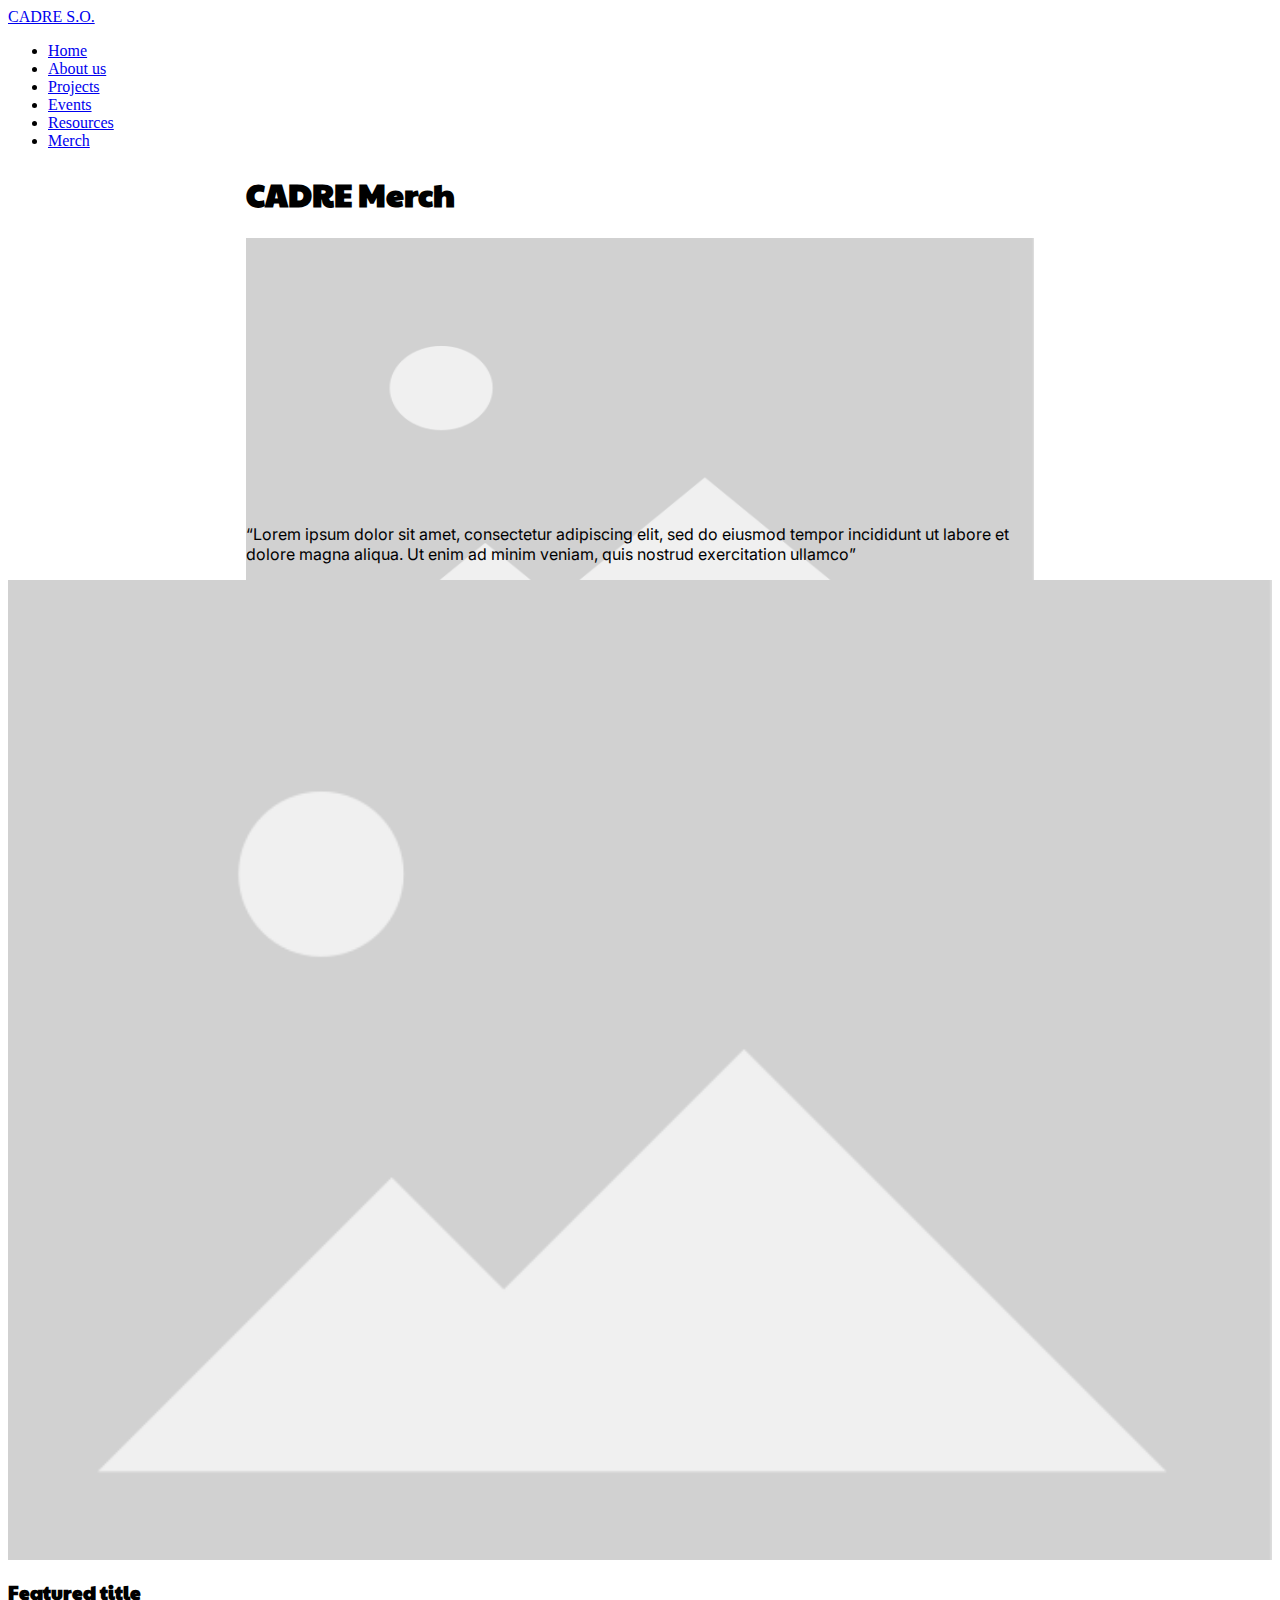
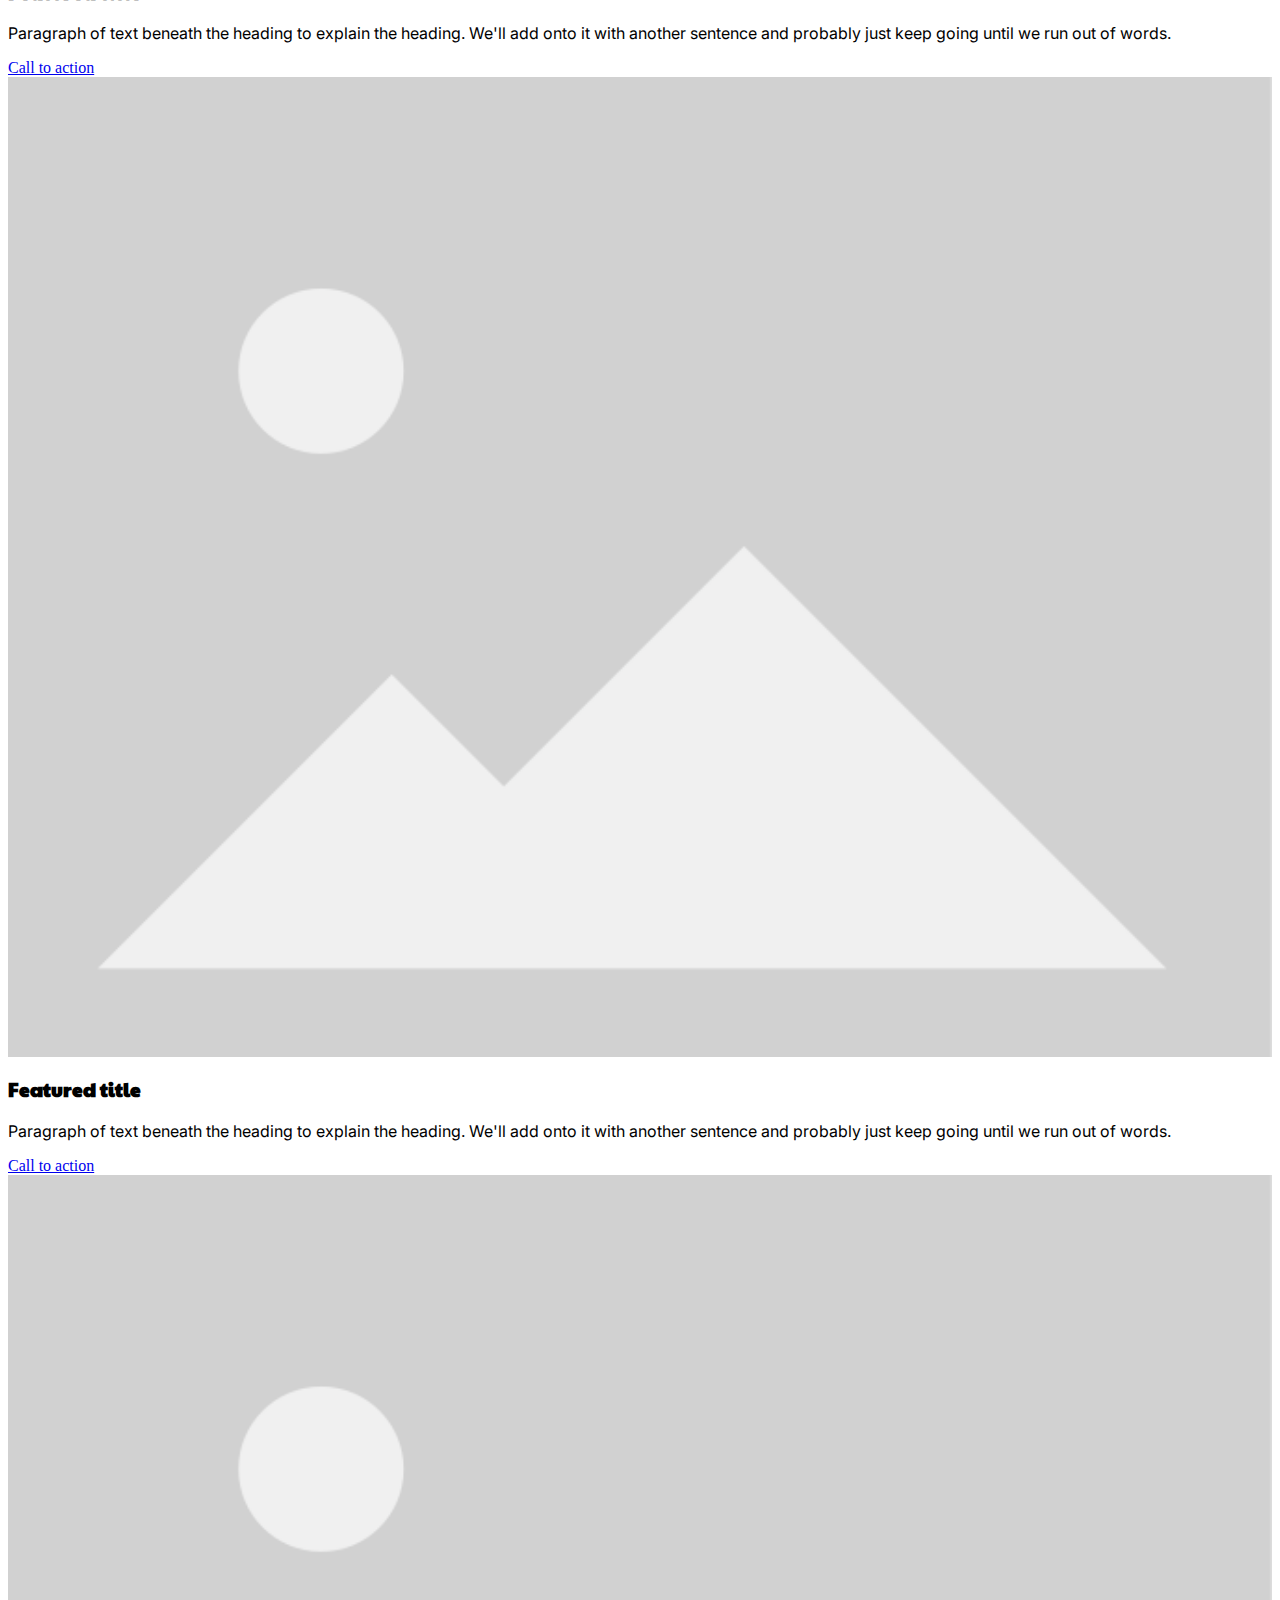
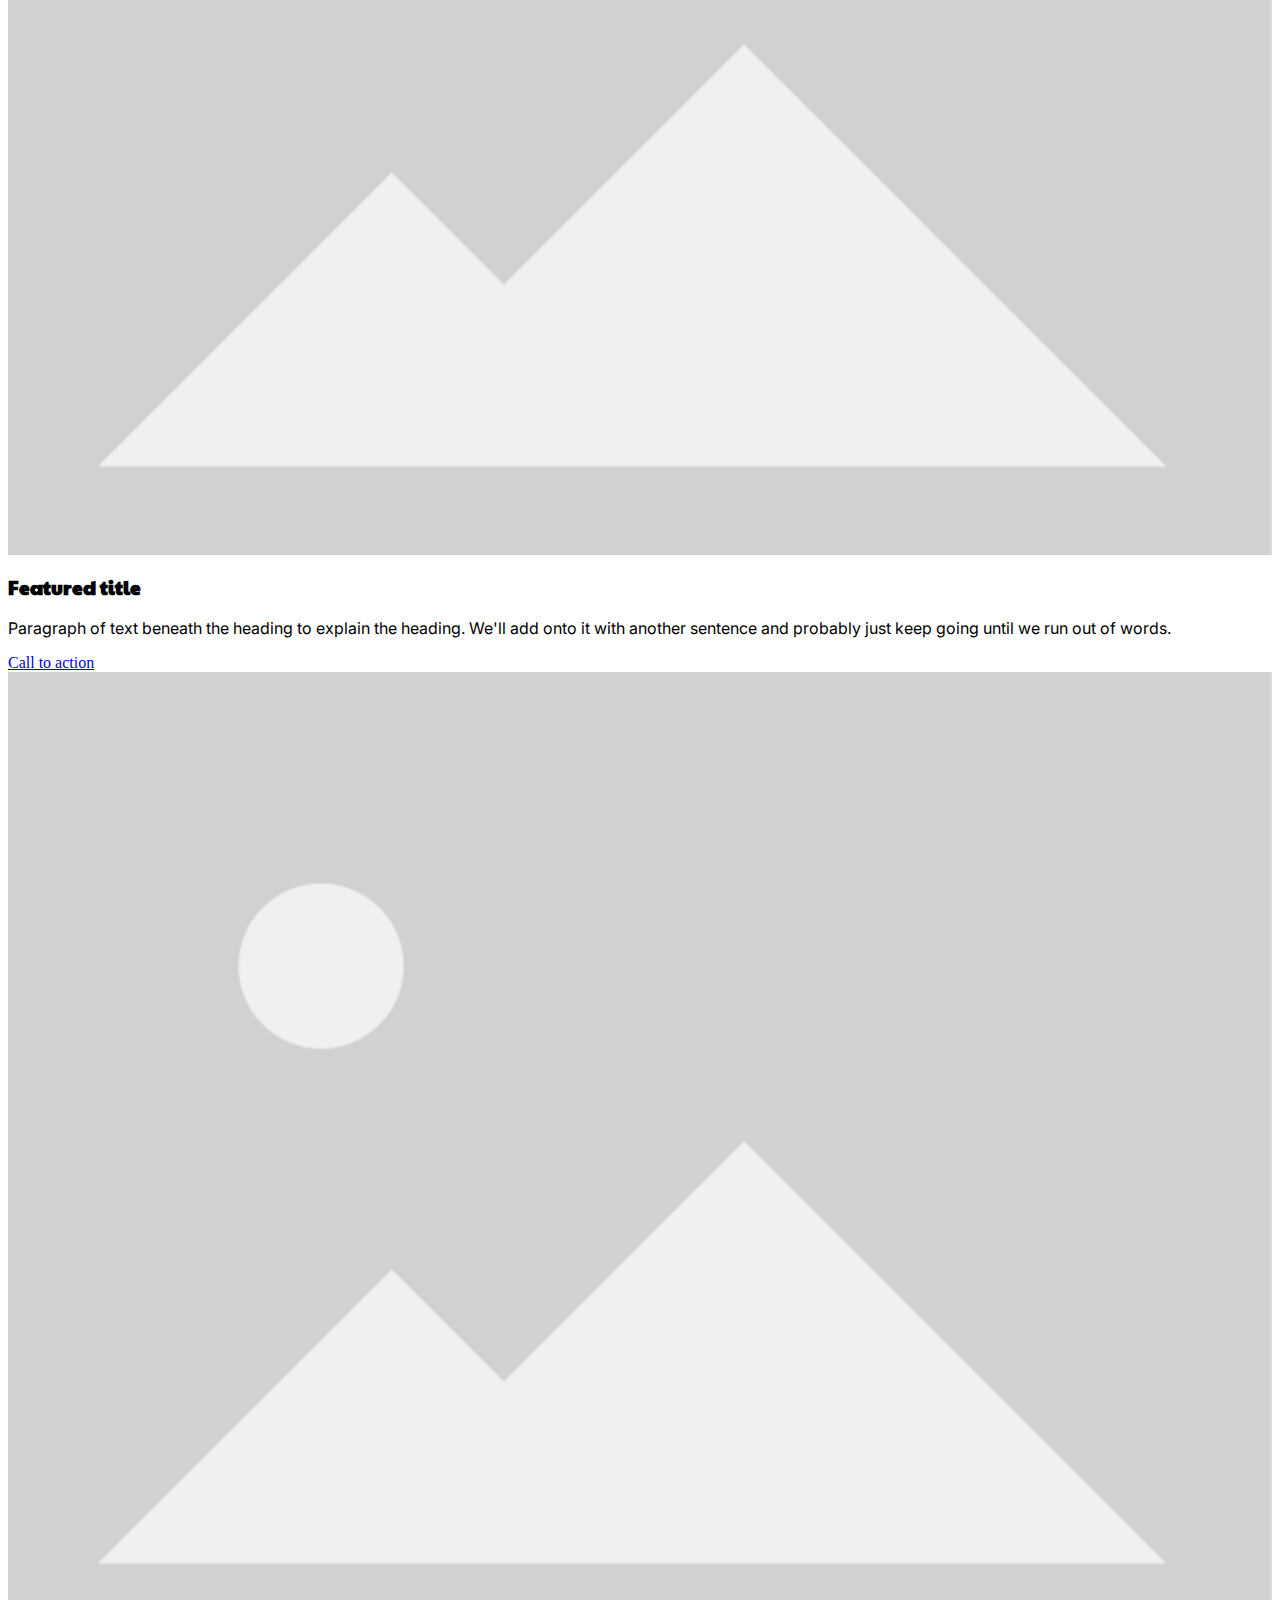
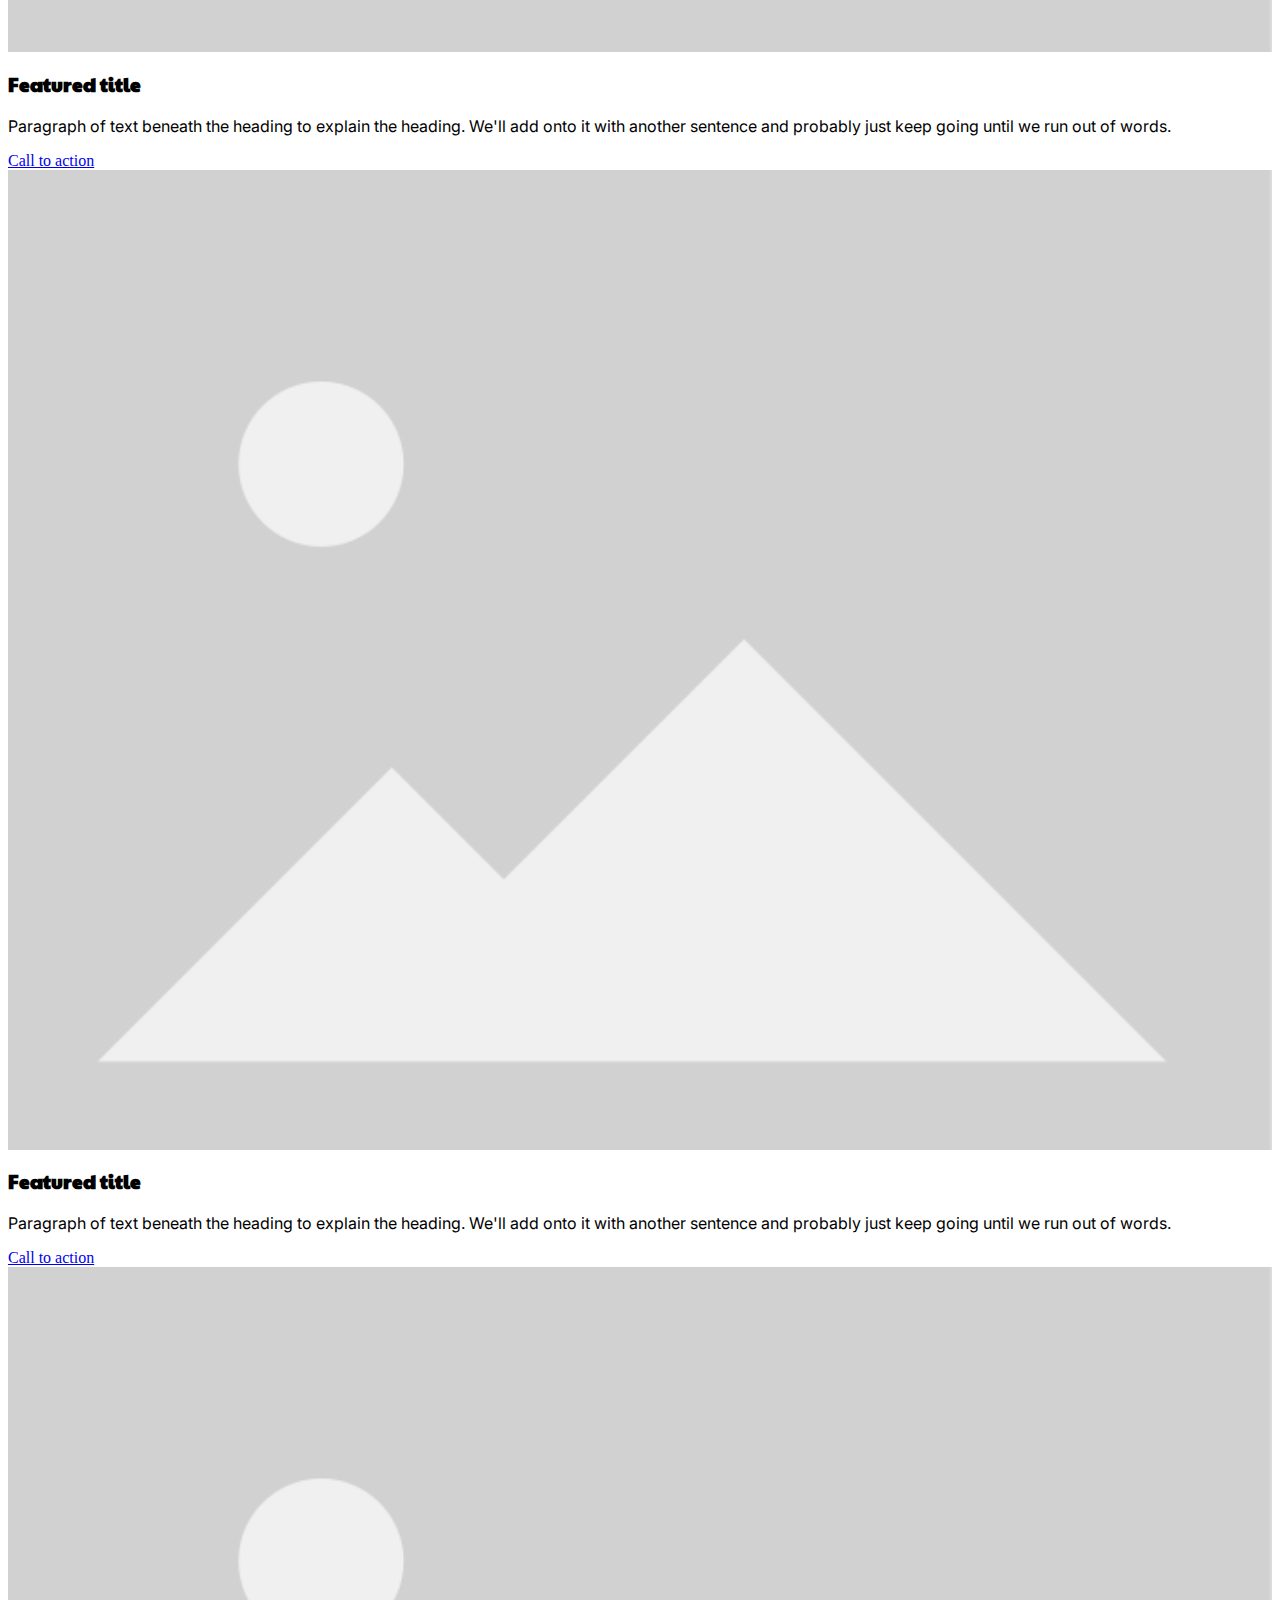
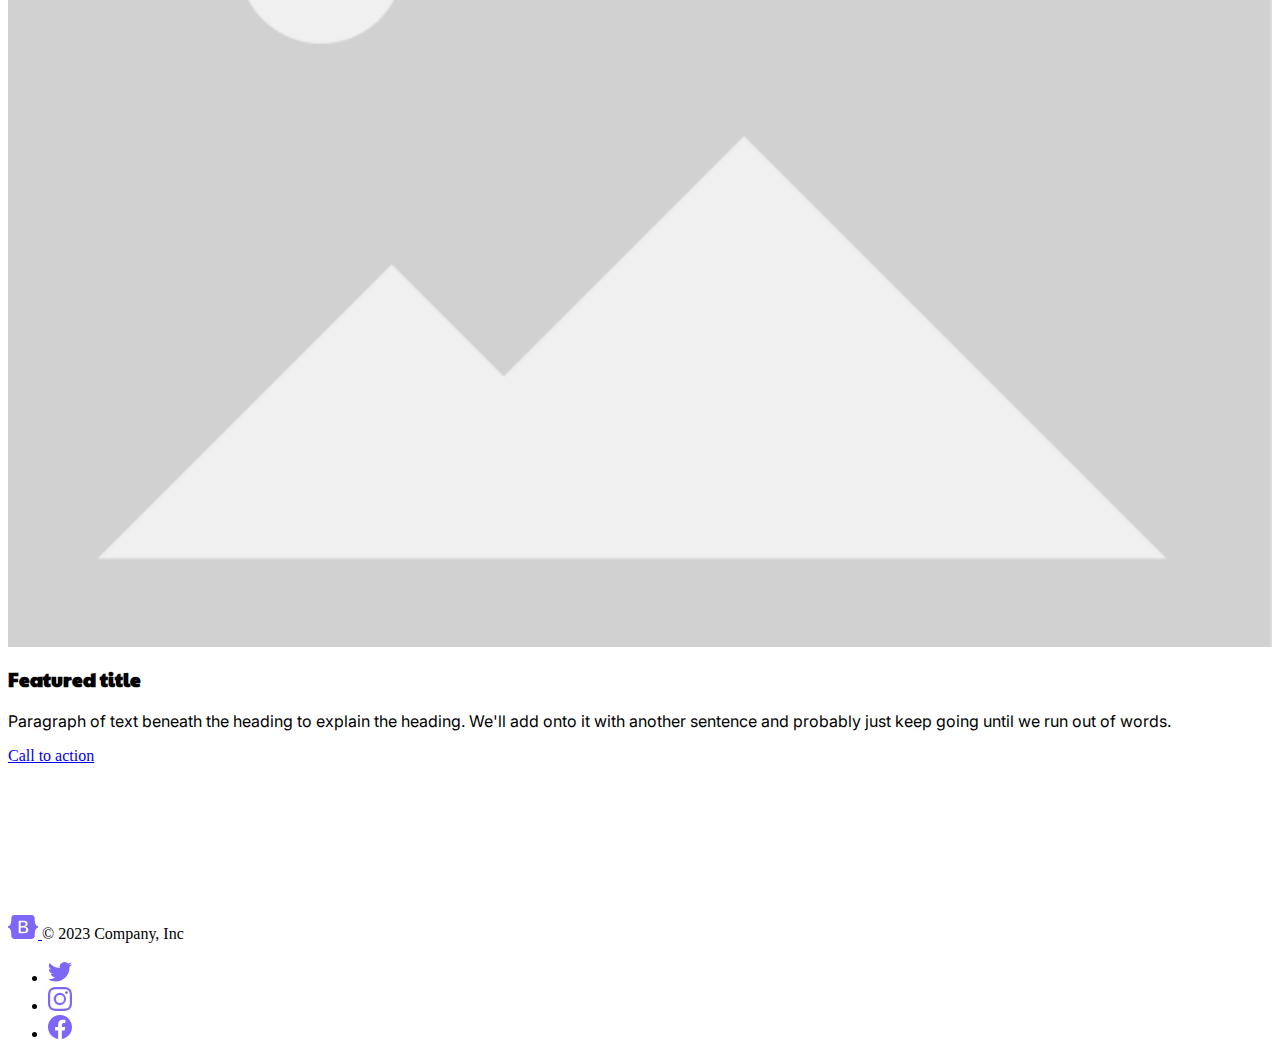
<file: merch.html>
<html lang="en">
<head>
    <meta charset="UTF-8">
    <meta name="viewport" content="width=device-width, initial-scale=1.0">
    <title>Document</title>
    <link href="https://cdn.jsdelivr.net/npm/bootstrap@5.0.2/dist/css/bootstrap.min.css" rel="stylesheet" integrity="sha384-EVSTQN3/azprG1Anm3QDgpJLIm9Nao0Yz1ztcQTwFspd3yD65VohhpuuCOmLASjC" crossorigin="anonymous">
    <script src="https://cdn.jsdelivr.net/npm/bootstrap@5.0.2/dist/js/bootstrap.bundle.min.js" integrity="sha384-MrcW6ZMFYlzcLA8Nl+NtUVF0sA7MsXsP1UyJoMp4YLEuNSfAP+JcXn/tWtIaxVXM" crossorigin="anonymous"></script>
    <link rel="stylesheet" href="styles.css">
  </head>
<body>

  <div class="container">
    <header class="d-flex flex-wrap justify-content-center py-3 mb-4 border-bottom">
      <a href="/" class="d-flex align-items-center mb-3 mb-md-0 me-md-auto link-body-emphasis text-decoration-none">
        <span class="fs-4">CADRE S.O.</span>
      </a>

      <ul class="nav nav-pills">
        <li class="nav-item"><a href="#" class="nav-link" aria-current="page">Home</a></li>
        <li class="nav-item"><a href="#" class="nav-link">About us</a></li>
        <li class="nav-item"><a href="#" class="nav-link">Projects</a></li>
        <li class="nav-item"><a href="#" class="nav-link">Events</a></li>
        <li class="nav-item"><a href="#" class="nav-link">Resources</a></li>
        <li class="nav-item"><a href="#" class="nav-link active">Merch</a></li>
      </ul>
    </header>
  </div>
  <div class="px-4 pt-5 my-5 text-center border-bottom">
    <h1 class="display-4 fw-bold text-body-emphasis">CADRE Merch</h1>
  </div>
  <div class="px-4 pt-5 my-5 text-center border-bottom">
    <div class="overflow-hidden" style="max-height: 30vh;">
      <div class="container">
        <img src="placeholder-image.png" class="img-fluid rounded-3 mb-4" alt="Example image" loading="lazy" width="700" height="500">
      </div>
    </div>
    <div class="px-4 pt-5 my-5 text-center border-bottom">
    <div class="col-lg-6 mx-auto">
      <p class="lead mb-4">“Lorem ipsum dolor sit amet, consectetur adipiscing elit, sed do eiusmod tempor incididunt ut labore et dolore magna aliqua. Ut enim ad minim veniam, quis nostrud exercitation ullamco”</p>
    </div>
  </div>
  </div>
  <div class="container px-4 py-5" id="featured-3">
    <div class="row g-4 py-5 row-cols-1 row-cols-lg-3">
      <div class="feature col">
        <div class="feature-icon d-inline-flex align-items-center justify-content-center text-bg-primary bg-gradient fs-2 mb-3">
          <img src="placeholder-image.png">
        </div>
        <h3 class="fs-2 text-body-emphasis">Featured title</h3>
        <p>Paragraph of text beneath the heading to explain the heading. We'll add onto it with another sentence and probably just keep going until we run out of words.</p>
        <a href="#" class="icon-link">
          Call to action
        </a>
      </div>
      <div class="feature col">
        <div class="feature-icon d-inline-flex align-items-center justify-content-center text-bg-primary bg-gradient fs-2 mb-3">
          <img src="placeholder-image.png">
        </div>
        <h3 class="fs-2 text-body-emphasis">Featured title</h3>
        <p>Paragraph of text beneath the heading to explain the heading. We'll add onto it with another sentence and probably just keep going until we run out of words.</p>
        <a href="#" class="icon-link">
          Call to action
        </a>
      </div>
      <div class="feature col">
        <div class="feature-icon d-inline-flex align-items-center justify-content-center text-bg-primary bg-gradient fs-2 mb-3">
          <img src="placeholder-image.png">
        </div>
        <h3 class="fs-2 text-body-emphasis">Featured title</h3>
        <p>Paragraph of text beneath the heading to explain the heading. We'll add onto it with another sentence and probably just keep going until we run out of words.</p>
        <a href="#" class="icon-link">
          Call to action
        </a>
      </div>
      <div class="feature col">
        <div class="feature-icon d-inline-flex align-items-center justify-content-center text-bg-primary bg-gradient fs-2 mb-3">
          <img src="placeholder-image.png">
        </div>
        <h3 class="fs-2 text-body-emphasis">Featured title</h3>
        <p>Paragraph of text beneath the heading to explain the heading. We'll add onto it with another sentence and probably just keep going until we run out of words.</p>
        <a href="#" class="icon-link">
          Call to action
        </a>
      </div>
      <div class="feature col">
        <div class="feature-icon d-inline-flex align-items-center justify-content-center text-bg-primary bg-gradient fs-2 mb-3">
          <img src="placeholder-image.png">
        </div>
        <h3 class="fs-2 text-body-emphasis">Featured title</h3>
        <p>Paragraph of text beneath the heading to explain the heading. We'll add onto it with another sentence and probably just keep going until we run out of words.</p>
        <a href="#" class="icon-link">
          Call to action
        </a>
      </div>
      <div class="feature col">
        <div class="feature-icon d-inline-flex align-items-center justify-content-center text-bg-primary bg-gradient fs-2 mb-3">
          <img src="placeholder-image.png">
        </div>
        <h3 class="fs-2 text-body-emphasis">Featured title</h3>
        <p>Paragraph of text beneath the heading to explain the heading. We'll add onto it with another sentence and probably just keep going until we run out of words.</p>
        <a href="#" class="icon-link">
          Call to action
        </a>
      </div>
    </div>
  </div>
  <svg xmlns="http://www.w3.org/2000/svg" class="d-none">
    <symbol id="bootstrap" viewBox="0 0 118 94">
      <title>Bootstrap</title>
      <path fill-rule="evenodd" clip-rule="evenodd" d="M24.509 0c-6.733 0-11.715 5.893-11.492 12.284.214 6.14-.064 14.092-2.066 20.577C8.943 39.365 5.547 43.485 0 44.014v5.972c5.547.529 8.943 4.649 10.951 11.153 2.002 6.485 2.28 14.437 2.066 20.577C12.794 88.106 17.776 94 24.51 94H93.5c6.733 0 11.714-5.893 11.491-12.284-.214-6.14.064-14.092 2.066-20.577 2.009-6.504 5.396-10.624 10.943-11.153v-5.972c-5.547-.529-8.934-4.649-10.943-11.153-2.002-6.484-2.28-14.437-2.066-20.577C105.214 5.894 100.233 0 93.5 0H24.508zM80 57.863C80 66.663 73.436 72 62.543 72H44a2 2 0 01-2-2V24a2 2 0 012-2h18.437c9.083 0 15.044 4.92 15.044 12.474 0 5.302-4.01 10.049-9.119 10.88v.277C75.317 46.394 80 51.21 80 57.863zM60.521 28.34H49.948v14.934h8.905c6.884 0 10.68-2.772 10.68-7.727 0-4.643-3.264-7.207-9.012-7.207zM49.948 49.2v16.458H60.91c7.167 0 10.964-2.876 10.964-8.281 0-5.406-3.903-8.178-11.425-8.178H49.948z"></path>
    </symbol>
    <symbol id="facebook" viewBox="0 0 16 16">
      <path d="M16 8.049c0-4.446-3.582-8.05-8-8.05C3.58 0-.002 3.603-.002 8.05c0 4.017 2.926 7.347 6.75 7.951v-5.625h-2.03V8.05H6.75V6.275c0-2.017 1.195-3.131 3.022-3.131.876 0 1.791.157 1.791.157v1.98h-1.009c-.993 0-1.303.621-1.303 1.258v1.51h2.218l-.354 2.326H9.25V16c3.824-.604 6.75-3.934 6.75-7.951z"></path>
    </symbol>
    <symbol id="instagram" viewBox="0 0 16 16">
        <path d="M8 0C5.829 0 5.556.01 4.703.048 3.85.088 3.269.222 2.76.42a3.917 3.917 0 0 0-1.417.923A3.927 3.927 0 0 0 .42 2.76C.222 3.268.087 3.85.048 4.7.01 5.555 0 5.827 0 8.001c0 2.172.01 2.444.048 3.297.04.852.174 1.433.372 1.942.205.526.478.972.923 1.417.444.445.89.719 1.416.923.51.198 1.09.333 1.942.372C5.555 15.99 5.827 16 8 16s2.444-.01 3.298-.048c.851-.04 1.434-.174 1.943-.372a3.916 3.916 0 0 0 1.416-.923c.445-.445.718-.891.923-1.417.197-.509.332-1.09.372-1.942C15.99 10.445 16 10.173 16 8s-.01-2.445-.048-3.299c-.04-.851-.175-1.433-.372-1.941a3.926 3.926 0 0 0-.923-1.417A3.911 3.911 0 0 0 13.24.42c-.51-.198-1.092-.333-1.943-.372C10.443.01 10.172 0 7.998 0h.003zm-.717 1.442h.718c2.136 0 2.389.007 3.232.046.78.035 1.204.166 1.486.275.373.145.64.319.92.599.28.28.453.546.598.92.11.281.24.705.275 1.485.039.843.047 1.096.047 3.231s-.008 2.389-.047 3.232c-.035.78-.166 1.203-.275 1.485a2.47 2.47 0 0 1-.599.919c-.28.28-.546.453-.92.598-.28.11-.704.24-1.485.276-.843.038-1.096.047-3.232.047s-2.39-.009-3.233-.047c-.78-.036-1.203-.166-1.485-.276a2.478 2.478 0 0 1-.92-.598 2.48 2.48 0 0 1-.6-.92c-.109-.281-.24-.705-.275-1.485-.038-.843-.046-1.096-.046-3.233 0-2.136.008-2.388.046-3.231.036-.78.166-1.204.276-1.486.145-.373.319-.64.599-.92.28-.28.546-.453.92-.598.282-.11.705-.24 1.485-.276.738-.034 1.024-.044 2.515-.045v.002zm4.988 1.328a.96.96 0 1 0 0 1.92.96.96 0 0 0 0-1.92zm-4.27 1.122a4.109 4.109 0 1 0 0 8.217 4.109 4.109 0 0 0 0-8.217zm0 1.441a2.667 2.667 0 1 1 0 5.334 2.667 2.667 0 0 1 0-5.334z"></path>
    </symbol>
    <symbol id="twitter" viewBox="0 0 16 16">
      <path d="M5.026 15c6.038 0 9.341-5.003 9.341-9.334 0-.14 0-.282-.006-.422A6.685 6.685 0 0 0 16 3.542a6.658 6.658 0 0 1-1.889.518 3.301 3.301 0 0 0 1.447-1.817 6.533 6.533 0 0 1-2.087.793A3.286 3.286 0 0 0 7.875 6.03a9.325 9.325 0 0 1-6.767-3.429 3.289 3.289 0 0 0 1.018 4.382A3.323 3.323 0 0 1 .64 6.575v.045a3.288 3.288 0 0 0 2.632 3.218 3.203 3.203 0 0 1-.865.115 3.23 3.23 0 0 1-.614-.057 3.283 3.283 0 0 0 3.067 2.277A6.588 6.588 0 0 1 .78 13.58a6.32 6.32 0 0 1-.78-.045A9.344 9.344 0 0 0 5.026 15z"></path>
    </symbol>
  </svg>
  <div class="container">
    <footer class="d-flex flex-wrap justify-content-between align-items-center py-3 my-4 border-top">
      <div class="col-md-4 d-flex align-items-center">
        <a href="/" class="mb-3 me-2 mb-md-0 text-body-secondary text-decoration-none lh-1">
          <svg class="bi" width="30" height="24"><use xlink:href="#bootstrap"></use></svg>
        </a>
        <span class="mb-3 mb-md-0 text-body-secondary">© 2023 Company, Inc</span>
      </div>
  
      <ul class="nav col-md-4 justify-content-end list-unstyled d-flex">
        <li class="ms-3"><a class="text-body-secondary" href="#"><svg class="bi" width="24" height="24"><use xlink:href="#twitter"></use></svg></a></li>
        <li class="ms-3"><a class="text-body-secondary" href="#"><svg class="bi" width="24" height="24"><use xlink:href="#instagram"></use></svg></a></li>
        <li class="ms-3"><a class="text-body-secondary" href="#"><svg class="bi" width="24" height="24"><use xlink:href="#facebook"></use></svg></a></li>
      </ul>
    </footer>
  </div>
</body>
</html>
</file>
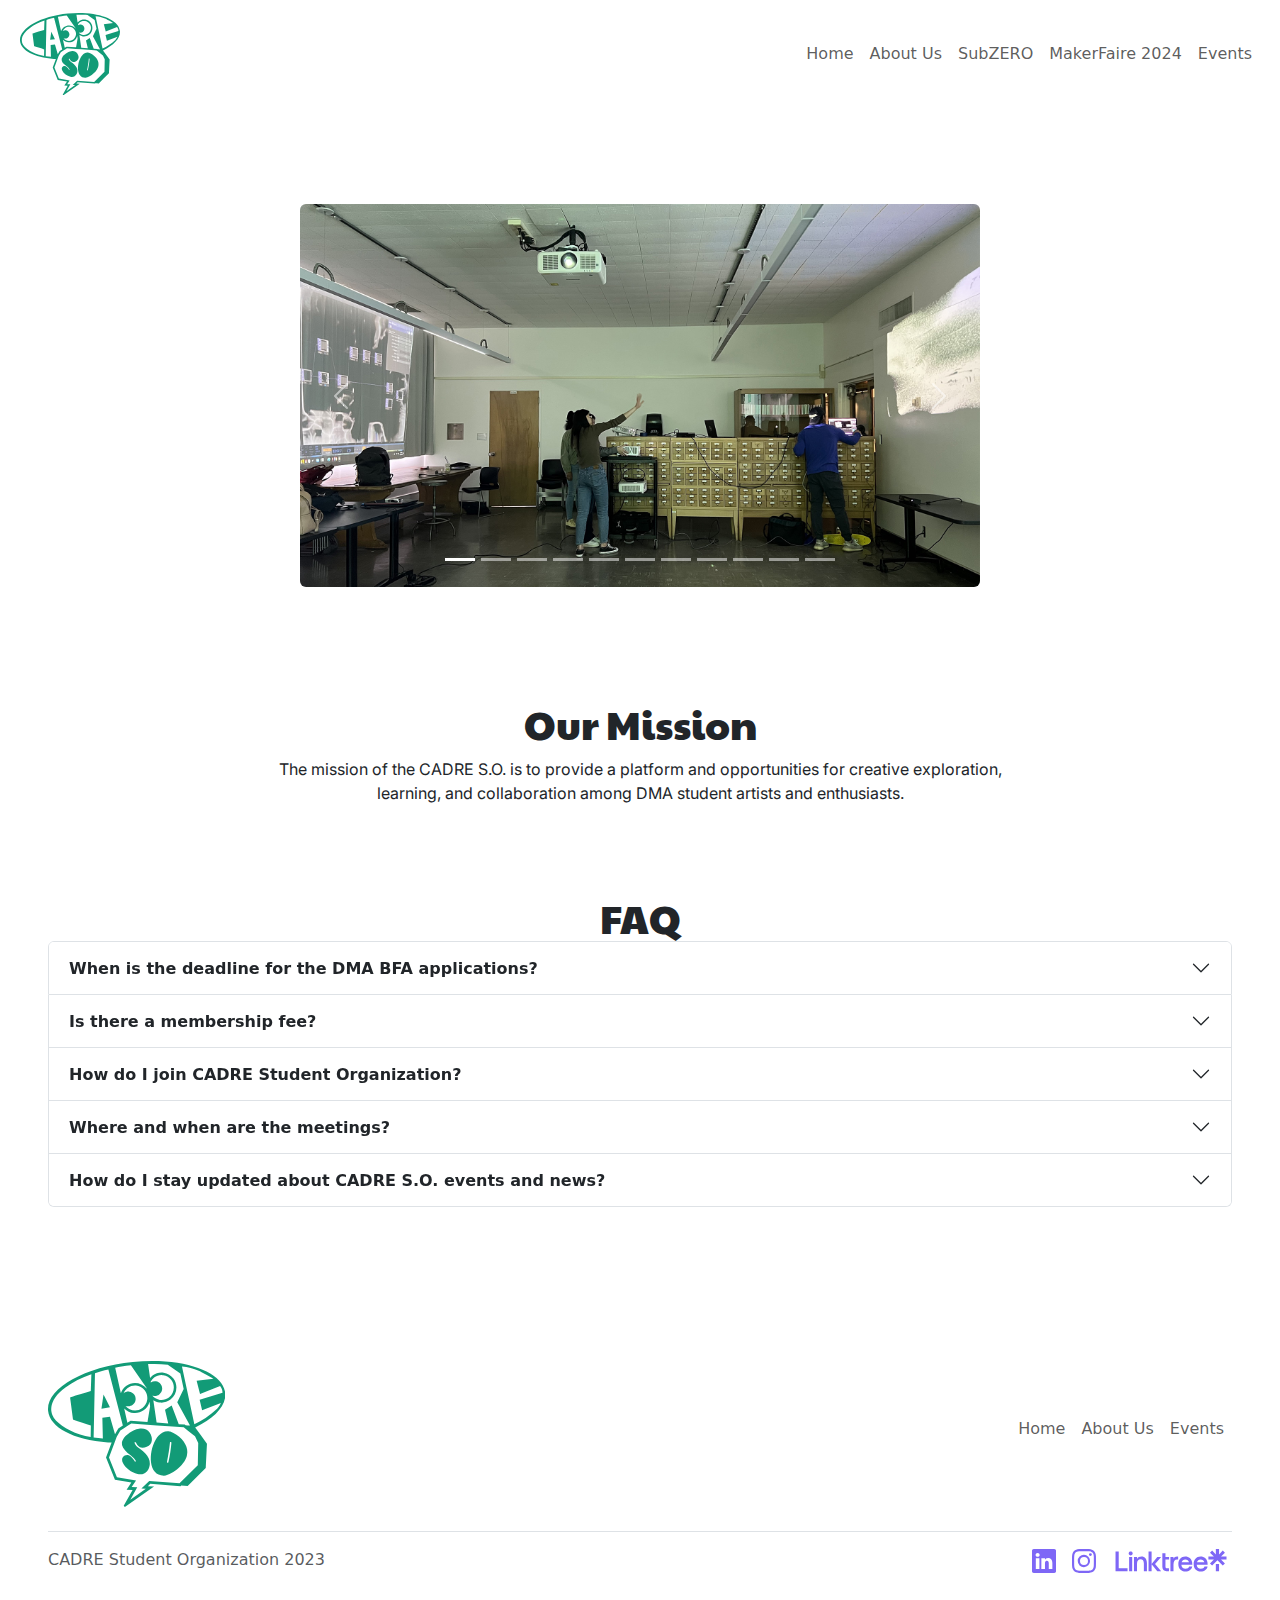
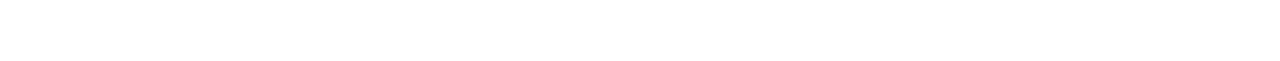
<file: subzero.html>
<!DOCTYPE html>
<html lang="en">

<head>
    <title>Cadre Landing Page</title>


    <!-- Latest compiled and minified CSS -->
    <meta name="viewport" content="width=device-width, initial-scale=1">
    <link href="https://cdn.jsdelivr.net/npm/bootstrap@5.3.0/dist/css/bootstrap.min.css" rel="stylesheet">
    <script src="https://cdn.jsdelivr.net/npm/bootstrap@5.3.0/dist/js/bootstrap.bundle.min.js"></script>
    <link rel="stylesheet" href="https://maxcdn.bootstrapcdn.com/font-awesome/4.7.0/css/font-awesome.min.css">
    <link rel="stylesheet" href="styles.css">

    <script>
        var collapseElementList = [].slice.call(document.querySelectorAll('.collapse'))
        var collapseList = collapseElementList.map(function (collapseEl) {
            collapseEl.addEventListener('hidden.bs.collapse', function () {
                let children = this.querySelectorAll('.collapse.show');
                children.forEach((c) => {
                    var collapse = bootstrap.Collapse.getInstance(c)
                    collapse.hide()
                })
            })
        })
    </script>

</head>


<body>

    <nav class="navbar navbar-expand-sm navbar-light p-2">
        <div class="container-xxl navbar-width">
            <a class="navbar-brand" href="./index.html" width="100px">
                <svg xmlns="http://www.w3.org/2000/svg" id="Layer_2" data-name="Layer 2" viewBox="0 0 272.1 223.89" width="100px">
                    <defs>
                        <style>
                        </style>
                    </defs>
                    <g id="Layer_1-2" data-name="Layer 1">
                        <g>
                            <polygon class="cls-1" points="82.01 73.12 95.09 71.14 85.21 51.27 82.01 73.12" />
                            <path id="logo" class="cls-1"
                                d="m271.99,49.34c-2.44-25.53-38.54-44.61-91.98-48.6-16-1.19-32.75-.94-49.8.75C55.26,8.93-3.1,42.49.13,76.31c2.44,25.53,38.54,44.61,91.98,48.6h0c1.82.14,3.68.19,5.52.28l-8.57,23.05,13.65,34.1,25.2,4.16-7.33,11.09,9.24.25-13.63,24.43,1.76,1.62,44.77-31.39-9.44-.46,3.63-3.52,46.46,3.51,1.08-1.06c3.3.22,6.61.44,9.91.66,9.23-9.15,18.46-18.3,27.69-27.45.63-12.44,1.25-24.88,1.88-37.32-6.02-8.26-12.05-16.52-18.07-24.78,29.8-14.31,47.95-33.48,46.11-52.74h.02ZM174.07,5.09c3.22.16,6.5.36,9.75.6l19.29,13.4,5.1,24-9.85,20.05,19.56,35.97c-2.25-.15-4.51-.3-6.76-.45l-1.28-1.03-9.21-.67-10.88-28.68-10.24,6.57,4.97,20.93-17.88-1.29-4.99-34.39c2.78,1.84,5.93,3.08,9.32,3.56.51.07,1.02.13,1.53.17,5.53.41,10.95-1.19,15.43-4.6,10.09-7.67,12.13-22.2,4.55-32.39-3.67-4.93-9.02-8.12-15.07-8.98-6.03-.86-12.07.71-16.96,4.43-1.43,1.08-2.67,2.32-3.77,3.65l-3.1-21.38c6.82,0,13.7.19,20.49.53h0Zm-1.08,30.45c-1.79-2.41-4.41-3.97-7.37-4.39-2.81-.41-5.58.3-7.9,1.92l-.18-1.26c1.25-2.4,3.02-4.57,5.31-6.31,3.7-2.81,8.18-4.14,12.74-3.8.42.03.85.08,1.27.14,5,.71,9.42,3.35,12.45,7.42h0c6.26,8.42,4.57,20.42-3.77,26.76-4.04,3.07-9,4.37-14.01,3.66-4.13-.59-7.85-2.51-10.74-5.46l-.17-1.16c.6.21,1.2.38,1.84.47.25.04.5.06.75.08,2.7.2,5.35-.58,7.54-2.25,2.39-1.82,3.94-4.46,4.36-7.45s-.33-5.97-2.13-8.38h0Zm-40.76,15.94c-1.79-2.41-4.41-3.97-7.37-4.39-2.97-.42-5.9.35-8.29,2.17-.21.16-.38.37-.58.54,1.24-3.17,3.31-6.06,6.2-8.26,3.81-2.9,8.35-4.12,12.76-3.79,5.25.39,10.3,2.98,13.7,7.55,3.03,4.08,4.31,9.1,3.6,14.16-.71,5.05-3.33,9.53-7.36,12.6-8.27,6.29-20.02,4.67-26.31-3.58.99.46,2.03.83,3.14.99.25.04.5.06.75.08,2.7.2,5.36-.58,7.54-2.25,2.39-1.82,3.94-4.46,4.36-7.45s-.33-5.97-2.13-8.38h0Zm-.4,28.38c5.34.4,10.84-1.08,15.44-4.58,4.24-3.22,7.17-7.73,8.44-12.86l1.01,6.94-4.05,24.12-25.92-1.88-4.95,3.13-4.87-22c4.01,4.28,9.36,6.71,14.9,7.12h0ZM112.85,8.51c4.75-.79,9.58-1.43,14.37-1.9l24.13,34.77c0,.33.02.66.04.98-7.67-9.71-21.7-11.57-31.6-4.03-3.9,2.96-6.58,6.96-7.98,11.32l-8.7-39.28c3.23-.7,6.5-1.32,9.74-1.86Zm-63.71,104.18c-20.87-6.74-38.34-19.01-42.47-29.84-1.36-3.58-1.65-7.26-1.65-7.3-.42-5.7,1.29-10.12,2.01-12,4.25-11.03,16.69-20.54,19.14-22.34,11.89-8.71,25.47-15.67,40.39-20.7l-.91,25.48c-4.35,1.59-9.73,3.15-14.94,4.65-5.57,1.61-11.32,3.27-15.89,5l-.92.35,4.44,33.93.69.26c3.95,1.5,8.97,3.1,13.83,4.65,4.5,1.43,9.14,2.91,12.9,4.3l-.27,17.58c-5.56-.96-11.05-2.31-16.34-4.01h0Zm45.94-27.02l-11.66,1.51.76,31.73-14.14-1.53,2.05-98.57c3.12-1.18,6.31-2.23,9.5-3.13,3.62-1.02,7.33-1.88,11.05-2.55l22.21,86-6.92,4.37-5.1,8.85-7.75-26.69h0Zm130.52,29.96l4.95,10.36-.68,34.11-28.04,27.54-46.45-3.51-12.08,11.7,6.82.33-23.82,16.71,10.66-19.1-8.6-.23,6.73-10.18-29.33-4.84-12.15-30.34,8.45-22.76,2.56-6.88.87-2.35,5.55-9.61,4.92-3.11,6.83-4.32,5.04-3.19,24.14,1.75,15.31,1.11,18.28,1.32,16.78,1.22,5.93.43,2.28,1.82,4.21,3.37,10.83,8.66h.01Zm-1-18.73l-19-88.33c9.14.9,17.75,3.02,25.64,6.31,2.48,1.04,5.72,2.84,11.07,5.82,2.16,1.2,4.65,2.59,7.57,4.19,1.37.75,2.7,1.58,3.98,2.48l-25.78,3.1,5.2,20.09,30.85-12.27c.79,1.16,2.26,3.46,2.91,5.53.49,1.57.69,3.72.77,4.94l-35.11,10.86,3.79,15.84,28.86-10.83c-.53,1-1.11,2.06-1.61,2.86-1.28,2.05-2.72,4.02-4.2,5.76-5.47,5.2-11.42,9.94-17.7,14.08-5.48,3.62-11.28,6.83-17.25,9.57h.01Z" />
                            <path id="logo" class="cls-1"
                                d="m144.61,133.28c2.09.11,4.55-.42,6.9-1.55,4.8-2.14,7.38-5.56,7.84-9.83.17-1.59.07-3.3-.35-5.12-1.27-5.26-4.03-9.37-8.3-11.55-2.96-1.51-6.64-2.1-11.09-1.46-5.26.88-10.25,3.2-14.45,6.14-2.34,1.64-4.42,3.46-6.17,5.35-1.69,1.82-3.06,3.69-4.02,5.49-.45.84-.84,1.67-1.1,2.47-.25.79-.4,1.58-.48,2.38-.49,5.2,2.71,10.52,8.75,15.47,1.73,1.38,3.48,2.5,5.08,3.84,3.49,2.72,6.4,6.06,7.72,8.44.15.46,0,.98-.57.99-.58.12-1.16-.19-1.45-.67-1.34-2.54-6.73-8.86-10.56-9.3-5.5-.5-11.45,4.31-7.14,12.56,3.63,7.37,12.59,14.16,22.14,16.4,11.7,2.74,18.22-5.82,18.92-15.44.84-12.84-12.69-20.88-19.04-25.96-2.4-2.32-3.99-4.92-4.76-7.02.76-.05,1.53-.12,2.3-.18,1.36,3.24,4.63,8.22,9.84,8.56h0Z" />
                            <path id="logo" class="cls-1"
                                d="m197.15,113.21c-2.94-1.96-6.18-3.63-9.66-4.9-.28-.1-.54-.22-.82-.32-6.56-1.37-12.39,1.57-17.08,6.84-1.59,1.79-3.05,3.82-4.36,6.08-11.53,19.93-11.33,55.28,12.67,55.05,15.18-2.29,33.28-18.65,35.41-31.89,2.63-10.41-4.33-22.97-16.17-30.85h.01Zm-7.9,13.6c-.71,8.11-2.32,18.92-4.53,28.57-.07.55-.71.87-1.3.86-.58-.12-1.12-.46-.92-.9,2.02-9.85,3.8-20.78,4.56-28.97.05-.55.1-1.09.15-1.64,0-.44.58-.68,1.16-.59s1.16.63,1.02,1.04c-.05.54-.09,1.08-.14,1.62h0Z" />
                        </g>
                    </g>
                </svg>
            </a>

            <ul class="navbar-nav">
                <li class="nav-item">
                    <a class="nav-link" href="./index.html">Home</a>
                </li>
                <li class="nav-item">
                    <a class="nav-link" href="./aboutus.html">About Us</a>
                </li>
                <li class="nav-item">
                    <a class="nav-link" href="./subzero.html">SubZERO</a>
                </li>
                <li class="nav-item">
                    <a class="nav-link" href="./aboutus.html">MakerFaire 2024</a>
                </li>
                <li class="nav-item">
                    <a class="nav-link" href="./events.html">Events</a>
                </li>
            </ul>
        </div>
    </nav>


    <div class="container-xxl mt-5 p-5 text-body">


        <!-- header -->
        <div class="row body-custom-width">

            <!-- Carousel -->
            <div id="slideshow" class="carousel slide col-sm-7" data-bs-ride="carousel">

                <!-- Indicators/dots -->
                <div class="carousel-indicators">
                    <button type="button" data-bs-target="#slideshow" data-bs-slide-to="0" class="active"></button>
                    <button type="button" data-bs-target="#slideshow" data-bs-slide-to="1"></button>
                    <button type="button" data-bs-target="#slideshow" data-bs-slide-to="2"></button>
                    <button type="button" data-bs-target="#slideshow" data-bs-slide-to="3"></button>
                    <button type="button" data-bs-target="#slideshow" data-bs-slide-to="4"></button>
                    <button type="button" data-bs-target="#slideshow" data-bs-slide-to="5"></button>
                    <button type="button" data-bs-target="#slideshow" data-bs-slide-to="6"></button>
                    <button type="button" data-bs-target="#slideshow" data-bs-slide-to="7"></button>
                    <button type="button" data-bs-target="#slideshow" data-bs-slide-to="8"></button>
                    <button type="button" data-bs-target="#slideshow" data-bs-slide-to="9"></button>
                    <button type="button" data-bs-target="#slideshow" data-bs-slide-to="10"></button>
                    

                </div>

                <!-- The slideshow/carousel -->
                <div class="carousel-inner">
                    <div class="carousel-item active">
                        <img src="images/carousel-images/Behind_the_screen5.jpg" alt="cadre1"
                            class="d-block img-fluid rounded" style="width:100%">
                    </div>
                    <div class="carousel-item">
                        <img src="images/carousel-images/IMG_1499.JPG" alt="cadre2" class="d-block img-fluid rounded"
                            style="width:100%">
                    </div>
                    <div class="carousel-item">
                        <img src="images/carousel-images/IMG_1965.JPG" alt="cadre2" class="d-block img-fluid rounded"
                            style="width:100%">
                    </div>
                    <div class="carousel-item">
                        <img src="images/carousel-images/IMG_1972.JPG" alt="cadre2" class="d-block img-fluid rounded"
                            style="width:100%">
                    </div>
                    <div class="carousel-item">
                        <img src="images/carousel-images/IMG_2040.JPG" alt="cadre2" class="d-block img-fluid rounded"
                            style="width:100%">
                    </div>
                    <div class="carousel-item">
                        <img src="images/carousel-images/IMG_2043.JPG" alt="cadre2" class="d-block img-fluid rounded"
                            style="width:100%">
                    </div>
                    <div class="carousel-item">
                        <img src="images/carousel-images/IMG_2046.JPG" alt="cadre2" class="d-block img-fluid rounded"
                            style="width:100%">
                    </div>
                    <div class="carousel-item">
                        <img src="images/carousel-images/IMG_2053.JPG" alt="cadre2" class="d-block img-fluid rounded"
                            style="width:100%">
                    </div>
                    <div class="carousel-item">
                        <img src="images/carousel-images/IMG_6185.jpg" alt="cadre2" class="d-block img-fluid rounded"
                            style="width:100%">
                    </div>
                    <div class="carousel-item">
                        <img src="images/carousel-images/IMG_8313.jpg" alt="cadre2" class="d-block img-fluid rounded"
                            style="width:100%">
                    </div>
                    <div class="carousel-item">
                        <img src="images/carousel-images/IMG_8637.jpg" alt="cadre2" class="d-block img-fluid rounded"
                            style="width:100%">
                    </div>
                </div>

                <!-- Left and right controls/icons -->
                <button class="carousel-control-prev" type="button" data-bs-target="#slideshow" data-bs-slide="prev">
                    <span class="carousel-control-prev-icon"></span>
                </button>
                <button class="carousel-control-next" type="button" data-bs-target="#slideshow" data-bs-slide="next">
                    <span class="carousel-control-next-icon"></span>
                </button>
            </div>
        </div>
    </div>





    <!--mission-->
    <div class="container-xxl mt-5 p-3 text-body">
        <h1 class="text-center">Our Mission</h1>
        <p class="text-center" style="margin-top:10px">The mission of the CADRE S.O.
            is to provide a platform and opportunities for creative exploration, learning, and collaboration
            among DMA student artists and enthusiasts.</p>
    </div>


    <!-- values
    <div class="container-xxl mt-5 p-3 text-body">

        <h1 class="text-center">Our Values</h1>

        <div class="container" style="margin-top:10px">
            <div class="row">
                <div class="col-sm-4" style="margin-top:10px">
                    <div class="fakeimg rounded">
                        <p class="font-weight-bold font-italic p-3"> <u>Creativity:</u> </p>
                        <p class="p-3">We value creativity and encourage members to explore the creative potential
                            of Digital Media Art, Design, and Technology.</p>
                    </div>


                </div>
                <div class="col-sm-4" style="margin-top:10px">
                    <div class="fakeimg rounded">
                        <p class="font-weight-bold font-italic p-3"> <u>Learning:</u> </p>
                        <p class="p-3">We value learning and provide opportunities for members to learn about the latest
                            advancements
                            in digital media art and technology.</p>
                    </div>

                </div>

                <div class="col-sm-4" style="margin-top:10px">
                    <div class="fakeimg rounded">
                        <p class="font-weight-bold font-italic p-3"> <u>Community:</u> </p>
                        <p class="p-3">We value community and strive to create a supportive and inclusive
                            environment for our members.
                        </p>
                    </div>
                </div>
            </div>
        </div>

        <div class="container">
            <div class="row">
                <div class="col-sm-4" style="margin-top:10px">
                    <div class="fakeimg rounded">
                        <p class="font-weight-bold font-italic p-3"> <u>Experimentation:</u> </p>
                        <p class="p-3">We value experimentation and encourage members to take risks, explore new ideas,
                            and push the boundaries of digital media art and technology.</p>
                    </div>
                </div>

                <div class="col-sm-4" style="margin-top:10px">
                    <div class="fakeimg rounded">
                        <p class="font-weight-bold font-italic p-3"> <u>Innovation:</u> </p>
                        <p class="p-3">We value innovation and strive to promote the use of new and innovative
                            technology in digital media art.</p>
                    </div>
                </div>

                <div class="col-sm-4" style="margin-top:10px">
                    <div class="fakeimg rounded">
                        <p class="font-weight-bold font-italic p-3"> <u>Collaboration:</u> </p>
                        <p class="p-3">We value collaboration and provide opportunities for members to work together,
                            share ideas, and
                            collaborate on creative projects.</p>
                    </div>
                </div>
            </div>
        </div>
    </div> -->




    <div class="container-xxl mt-4 p-5 text-body rounded">

        <h1 class="text-center">FAQ</h1>

        <div class="accordion" id="accordionFaq">

            <div class="accordion-item">
                <h2 class="accordion-header" id="headingThree">
                    <button class="accordion-button collapsed" type="button" data-bs-toggle="collapse"
                        data-bs-target="#collapseThree" aria-expanded="false" aria-controls="collapseThree"><strong>When
                            is the deadline for the DMA BFA applications?</strong>
                    </button>
                </h2>
                <div id="collapseThree" class="accordion-collapse collapse" aria-labelledby="headingThree"
                    data-bs-parent="#accordionFaq">
                    <div class="accordion-body">
                        Generally, the DMA BFA portfolio submission deadline for the Fall semester is at the end of
                        October. For Spring semester it is at the first week of April. Exact dates will be announced by
                        DMA faculty a month before hand.
                    </div>
                </div>
            </div>

            <div class="accordion-item">
                <h2 class="accordion-header" id="headingFive">
                    <button class="accordion-button collapsed" type="button" data-bs-toggle="collapse"
                        data-bs-target="#collapseFive" aria-expanded="false" aria-controls="collapsefive"> <strong>Is
                            there a membership fee?</strong>
                    </button>
                </h2>
                <div id="collapseFive" class="accordion-collapse collapse" aria-labelledby="headingFive"
                    data-bs-parent="#accordionFaq">
                    <div class="accordion-body">
                        There is no fee! The student organization is free to join!
                    </div>
                </div>
            </div>

            <div class="accordion-item">
                <h2 class="accordion-header" id="headingOne">
                    <button class="accordion-button collapsed" type="button" data-bs-toggle="collapse"
                        data-bs-target="#collapseOne" aria-expanded="false" aria-controls="collapseOne"> <strong>How do
                            I join CADRE Student Organization?</strong>
                    </button>
                </h2>
                <div id="collapseOne" class="accordion-collapse collapse" aria-labelledby="headingOne"
                    data-bs-parent="#accordionFaq">
                    <div class="accordion-body">
                        To join the student organization, attend our meetings and fill out this Google <a
                            href="https://docs.google.com/forms/d/e/1FAIpQLSfQ2iPJ5KqDVKefsqVc5-CPkdStCUEbLKOfQ0tQu2g8DvE91Q/viewform?usp=sf_link"
                            target="_blank">Form</a>.
                    </div>
                </div>
            </div>


            <div class="accordion-item">
                <h2 class="accordion-header" id="headingTwo">
                    <button class="accordion-button collapsed" type="button" data-bs-toggle="collapse"
                        data-bs-target="#collapseTwo" aria-expanded="false" aria-controls="collapseTwo"> <strong>Where
                            and when are the meetings?</strong>
                    </button>
                </h2>
                <div id="collapseTwo" class="accordion-collapse collapse" aria-labelledby="headingTwo"
                    data-bs-parent="#accordionFaq">
                    <div class="accordion-body">
                        Our meetings are held at room 237 of the Art and Design building on Wednesday's 6:30pm.
                    </div>
                </div>
            </div>

            <div class="accordion-item">
                <h2 class="accordion-header" id="headingFour">
                    <button class="accordion-button collapsed" type="button" data-bs-toggle="collapse"
                        data-bs-target="#collapseFour" aria-expanded="false" aria-controls="collapseFour"> <strong>How
                            do I stay updated about CADRE S.O. events and news?</strong>
                    </button>
                </h2>
                <div id="collapseFour" class="accordion-collapse collapse" aria-labelledby="headingFour"
                    data-bs-parent="#accordionFaq">
                    <div class="accordion-body">
                        Stay up to date by joining our Discord <a href="https://discord.com/invite/NFKVWs9K23"
                            target="_blank">server</a> and keep an eye out for our weekly emails sent from the DMA email
                        listserv.
                    </div>
                </div>
            </div>

        </div>

    </div>

    <!-- footer -->
    <div class="container-xxl mt-5 p-5 text-body rounded">
        <div class=" row">

            <div class="col-sm-2" style="margin-top:10px">
                <a class="navbar-brand" href="./index.html">
                    <svg xmlns="http://www.w3.org/2000/svg" id="Layer_2" data-name="Layer 2" viewBox="0 0 272.1 223.89">
                        <defs>
                            <style>
                            </style>
                        </defs>
                        <g id="Layer_1-2" data-name="Layer 1">
                            <g>
                                <polygon class="cls-1" points="82.01 73.12 95.09 71.14 85.21 51.27 82.01 73.12" />
                                <path id="logo" class="cls-1"
                                    d="m271.99,49.34c-2.44-25.53-38.54-44.61-91.98-48.6-16-1.19-32.75-.94-49.8.75C55.26,8.93-3.1,42.49.13,76.31c2.44,25.53,38.54,44.61,91.98,48.6h0c1.82.14,3.68.19,5.52.28l-8.57,23.05,13.65,34.1,25.2,4.16-7.33,11.09,9.24.25-13.63,24.43,1.76,1.62,44.77-31.39-9.44-.46,3.63-3.52,46.46,3.51,1.08-1.06c3.3.22,6.61.44,9.91.66,9.23-9.15,18.46-18.3,27.69-27.45.63-12.44,1.25-24.88,1.88-37.32-6.02-8.26-12.05-16.52-18.07-24.78,29.8-14.31,47.95-33.48,46.11-52.74h.02ZM174.07,5.09c3.22.16,6.5.36,9.75.6l19.29,13.4,5.1,24-9.85,20.05,19.56,35.97c-2.25-.15-4.51-.3-6.76-.45l-1.28-1.03-9.21-.67-10.88-28.68-10.24,6.57,4.97,20.93-17.88-1.29-4.99-34.39c2.78,1.84,5.93,3.08,9.32,3.56.51.07,1.02.13,1.53.17,5.53.41,10.95-1.19,15.43-4.6,10.09-7.67,12.13-22.2,4.55-32.39-3.67-4.93-9.02-8.12-15.07-8.98-6.03-.86-12.07.71-16.96,4.43-1.43,1.08-2.67,2.32-3.77,3.65l-3.1-21.38c6.82,0,13.7.19,20.49.53h0Zm-1.08,30.45c-1.79-2.41-4.41-3.97-7.37-4.39-2.81-.41-5.58.3-7.9,1.92l-.18-1.26c1.25-2.4,3.02-4.57,5.31-6.31,3.7-2.81,8.18-4.14,12.74-3.8.42.03.85.08,1.27.14,5,.71,9.42,3.35,12.45,7.42h0c6.26,8.42,4.57,20.42-3.77,26.76-4.04,3.07-9,4.37-14.01,3.66-4.13-.59-7.85-2.51-10.74-5.46l-.17-1.16c.6.21,1.2.38,1.84.47.25.04.5.06.75.08,2.7.2,5.35-.58,7.54-2.25,2.39-1.82,3.94-4.46,4.36-7.45s-.33-5.97-2.13-8.38h0Zm-40.76,15.94c-1.79-2.41-4.41-3.97-7.37-4.39-2.97-.42-5.9.35-8.29,2.17-.21.16-.38.37-.58.54,1.24-3.17,3.31-6.06,6.2-8.26,3.81-2.9,8.35-4.12,12.76-3.79,5.25.39,10.3,2.98,13.7,7.55,3.03,4.08,4.31,9.1,3.6,14.16-.71,5.05-3.33,9.53-7.36,12.6-8.27,6.29-20.02,4.67-26.31-3.58.99.46,2.03.83,3.14.99.25.04.5.06.75.08,2.7.2,5.36-.58,7.54-2.25,2.39-1.82,3.94-4.46,4.36-7.45s-.33-5.97-2.13-8.38h0Zm-.4,28.38c5.34.4,10.84-1.08,15.44-4.58,4.24-3.22,7.17-7.73,8.44-12.86l1.01,6.94-4.05,24.12-25.92-1.88-4.95,3.13-4.87-22c4.01,4.28,9.36,6.71,14.9,7.12h0ZM112.85,8.51c4.75-.79,9.58-1.43,14.37-1.9l24.13,34.77c0,.33.02.66.04.98-7.67-9.71-21.7-11.57-31.6-4.03-3.9,2.96-6.58,6.96-7.98,11.32l-8.7-39.28c3.23-.7,6.5-1.32,9.74-1.86Zm-63.71,104.18c-20.87-6.74-38.34-19.01-42.47-29.84-1.36-3.58-1.65-7.26-1.65-7.3-.42-5.7,1.29-10.12,2.01-12,4.25-11.03,16.69-20.54,19.14-22.34,11.89-8.71,25.47-15.67,40.39-20.7l-.91,25.48c-4.35,1.59-9.73,3.15-14.94,4.65-5.57,1.61-11.32,3.27-15.89,5l-.92.35,4.44,33.93.69.26c3.95,1.5,8.97,3.1,13.83,4.65,4.5,1.43,9.14,2.91,12.9,4.3l-.27,17.58c-5.56-.96-11.05-2.31-16.34-4.01h0Zm45.94-27.02l-11.66,1.51.76,31.73-14.14-1.53,2.05-98.57c3.12-1.18,6.31-2.23,9.5-3.13,3.62-1.02,7.33-1.88,11.05-2.55l22.21,86-6.92,4.37-5.1,8.85-7.75-26.69h0Zm130.52,29.96l4.95,10.36-.68,34.11-28.04,27.54-46.45-3.51-12.08,11.7,6.82.33-23.82,16.71,10.66-19.1-8.6-.23,6.73-10.18-29.33-4.84-12.15-30.34,8.45-22.76,2.56-6.88.87-2.35,5.55-9.61,4.92-3.11,6.83-4.32,5.04-3.19,24.14,1.75,15.31,1.11,18.28,1.32,16.78,1.22,5.93.43,2.28,1.82,4.21,3.37,10.83,8.66h.01Zm-1-18.73l-19-88.33c9.14.9,17.75,3.02,25.64,6.31,2.48,1.04,5.72,2.84,11.07,5.82,2.16,1.2,4.65,2.59,7.57,4.19,1.37.75,2.7,1.58,3.98,2.48l-25.78,3.1,5.2,20.09,30.85-12.27c.79,1.16,2.26,3.46,2.91,5.53.49,1.57.69,3.72.77,4.94l-35.11,10.86,3.79,15.84,28.86-10.83c-.53,1-1.11,2.06-1.61,2.86-1.28,2.05-2.72,4.02-4.2,5.76-5.47,5.2-11.42,9.94-17.7,14.08-5.48,3.62-11.28,6.83-17.25,9.57h.01Z" />
                                <path id="logo" class="cls-1"
                                    d="m144.61,133.28c2.09.11,4.55-.42,6.9-1.55,4.8-2.14,7.38-5.56,7.84-9.83.17-1.59.07-3.3-.35-5.12-1.27-5.26-4.03-9.37-8.3-11.55-2.96-1.51-6.64-2.1-11.09-1.46-5.26.88-10.25,3.2-14.45,6.14-2.34,1.64-4.42,3.46-6.17,5.35-1.69,1.82-3.06,3.69-4.02,5.49-.45.84-.84,1.67-1.1,2.47-.25.79-.4,1.58-.48,2.38-.49,5.2,2.71,10.52,8.75,15.47,1.73,1.38,3.48,2.5,5.08,3.84,3.49,2.72,6.4,6.06,7.72,8.44.15.46,0,.98-.57.99-.58.12-1.16-.19-1.45-.67-1.34-2.54-6.73-8.86-10.56-9.3-5.5-.5-11.45,4.31-7.14,12.56,3.63,7.37,12.59,14.16,22.14,16.4,11.7,2.74,18.22-5.82,18.92-15.44.84-12.84-12.69-20.88-19.04-25.96-2.4-2.32-3.99-4.92-4.76-7.02.76-.05,1.53-.12,2.3-.18,1.36,3.24,4.63,8.22,9.84,8.56h0Z" />
                                <path id="logo" class="cls-1"
                                    d="m197.15,113.21c-2.94-1.96-6.18-3.63-9.66-4.9-.28-.1-.54-.22-.82-.32-6.56-1.37-12.39,1.57-17.08,6.84-1.59,1.79-3.05,3.82-4.36,6.08-11.53,19.93-11.33,55.28,12.67,55.05,15.18-2.29,33.28-18.65,35.41-31.89,2.63-10.41-4.33-22.97-16.17-30.85h.01Zm-7.9,13.6c-.71,8.11-2.32,18.92-4.53,28.57-.07.55-.71.87-1.3.86-.58-.12-1.12-.46-.92-.9,2.02-9.85,3.8-20.78,4.56-28.97.05-.55.1-1.09.15-1.64,0-.44.58-.68,1.16-.59s1.16.63,1.02,1.04c-.05.54-.09,1.08-.14,1.62h0Z" />
                            </g>
                        </g>
                    </svg>
                </a>
            </div>

            <div class="col-sm-10" style="margin: auto;">
                <nav class="navbar navbar-expand-sm justify-content-end">
                    <ul class="navbar-nav">
                        <li class="nav-item">
                            <a class="nav-link" href="index.html">Home</a>
                        </li>
                        <li class="nav-item">
                            <a class="nav-link" href="aboutus.html">About Us</a>
                        </li>
                        <li class="nav-item">
                            <a class="nav-link" href="events.html">Events</a>
                        </li>
                    </ul>
                </nav>
            </div>
        </div>
        <footer class="d-flex flex-wrap justify-content-between align-items-center py-3 my-4 border-top">
            <div class="col-md-4 d-flex align-items-center">
                <span class="mb-3 mb-md-0 text-body-secondary">CADRE Student Organization 2023</span>
            </div>
            <svg xmlns="http://www.w3.org/2000/svg" class="d-none">
                <symbol id="instagram" viewBox="0 0 16 16">
                    <path
                        d="M8 0C5.829 0 5.556.01 4.703.048 3.85.088 3.269.222 2.76.42a3.917 3.917 0 0 0-1.417.923A3.927 3.927 0 0 0 .42 2.76C.222 3.268.087 3.85.048 4.7.01 5.555 0 5.827 0 8.001c0 2.172.01 2.444.048 3.297.04.852.174 1.433.372 1.942.205.526.478.972.923 1.417.444.445.89.719 1.416.923.51.198 1.09.333 1.942.372C5.555 15.99 5.827 16 8 16s2.444-.01 3.298-.048c.851-.04 1.434-.174 1.943-.372a3.916 3.916 0 0 0 1.416-.923c.445-.445.718-.891.923-1.417.197-.509.332-1.09.372-1.942C15.99 10.445 16 10.173 16 8s-.01-2.445-.048-3.299c-.04-.851-.175-1.433-.372-1.941a3.926 3.926 0 0 0-.923-1.417A3.911 3.911 0 0 0 13.24.42c-.51-.198-1.092-.333-1.943-.372C10.443.01 10.172 0 7.998 0h.003zm-.717 1.442h.718c2.136 0 2.389.007 3.232.046.78.035 1.204.166 1.486.275.373.145.64.319.92.599.28.28.453.546.598.92.11.281.24.705.275 1.485.039.843.047 1.096.047 3.231s-.008 2.389-.047 3.232c-.035.78-.166 1.203-.275 1.485a2.47 2.47 0 0 1-.599.919c-.28.28-.546.453-.92.598-.28.11-.704.24-1.485.276-.843.038-1.096.047-3.232.047s-2.39-.009-3.233-.047c-.78-.036-1.203-.166-1.485-.276a2.478 2.478 0 0 1-.92-.598 2.48 2.48 0 0 1-.6-.92c-.109-.281-.24-.705-.275-1.485-.038-.843-.046-1.096-.046-3.233 0-2.136.008-2.388.046-3.231.036-.78.166-1.204.276-1.486.145-.373.319-.64.599-.92.28-.28.546-.453.92-.598.282-.11.705-.24 1.485-.276.738-.034 1.024-.044 2.515-.045v.002zm4.988 1.328a.96.96 0 1 0 0 1.92.96.96 0 0 0 0-1.92zm-4.27 1.122a4.109 4.109 0 1 0 0 8.217 4.109 4.109 0 0 0 0-8.217zm0 1.441a2.667 2.667 0 1 1 0 5.334 2.667 2.667 0 0 1 0-5.334z">
                    </path>
                </symbol>
                <symbol id="linkedin" viewBox="0 0 16 16">
                    <path
                        d="M0 1.146C0 .513.526 0 1.175 0h13.65C15.474 0 16 .513 16 1.146v13.708c0 .633-.526 1.146-1.175 1.146H1.175C.526 16 0 15.487 0 14.854V1.146zm4.943 12.248V6.169H2.542v7.225h2.401zm-1.2-8.212c.837 0 1.358-.554 1.358-1.248-.015-.709-.52-1.248-1.342-1.248-.822 0-1.359.54-1.359 1.248 0 .694.521 1.248 1.327 1.248h.016zm4.908 8.212V9.359c0-.216.016-.432.08-.586.173-.431.568-.878 1.232-.878.869 0 1.216.662 1.216 1.634v3.865h2.401V9.25c0-2.22-1.184-3.252-2.764-3.252-1.274 0-1.845.7-2.165 1.193v.025h-.016a5.54 5.54 0 0 1 .016-.025V6.169h-2.4c.03.678 0 7.225 0 7.225h2.4z" />
                </symbol>
                <symbol id="linktree" viewBox="0 0 80 17">
                    <path xmlns="http://www.w3.org/2000/svg"
                        d="M0 1.72687H2.25964V13.6313H8.50582V15.7244H0V1.72687ZM10.7287 1.72687C10.9121 1.72444 11.0941 1.75816 11.2644 1.82609C11.4348 1.89402 11.59 1.99484 11.7214 2.12278C11.8528 2.25073 11.9576 2.4033 12.03 2.57178C12.1024 2.74026 12.1409 2.92135 12.1433 3.1047C12.1433 3.47987 11.9943 3.83967 11.729 4.10496C11.4637 4.37024 11.1039 4.51928 10.7287 4.51928C10.3536 4.51928 9.99375 4.37024 9.72847 4.10496C9.46318 3.83967 9.31415 3.47987 9.31415 3.1047C9.31491 2.92087 9.3523 2.73903 9.42412 2.56981C9.49594 2.40058 9.60076 2.24736 9.73245 2.11909C9.86414 1.99082 10.0201 1.89008 10.1911 1.82273C10.3622 1.75539 10.5449 1.7228 10.7287 1.72687ZM9.62645 5.63991H11.7942V15.7244H9.62645V5.63991ZM13.0618 5.63991H15.2296V7.03612C15.8714 5.97059 16.9737 5.36435 18.425 5.36435C20.7765 5.36435 22.2462 7.20146 22.2462 10.1225V15.7244H20.0784V10.3062C20.0784 8.41395 19.2517 7.34843 17.7587 7.34843C16.1249 7.34843 15.2247 8.46906 15.2247 10.4899V15.7244H13.057L13.0618 5.63991ZM23.3852 1.72687H25.553V10.5817L29.5946 5.63991H32.3135L27.9963 10.692L32.3135 15.7244H29.5946L25.553 10.8022V15.7244H23.3852V1.72687ZM33.1586 3.07408H35.3631V5.64604H37.9351V7.44641H35.3631V12.6442C35.3631 13.3068 35.7673 13.7109 36.3919 13.7109H37.8445V15.7305H36.098C34.2058 15.7305 33.1586 14.6099 33.1586 12.6271V3.07408ZM38.8904 5.64604H41.0582V6.89527C41.5909 5.93998 42.4911 5.37047 43.5934 5.37047C43.8478 5.35888 44.1024 5.38993 44.3466 5.46233V7.48315C44.0813 7.42486 43.8097 7.40017 43.5383 7.40966C41.94 7.40966 41.0582 8.75688 41.0582 11.0655V15.7305H38.8904V5.64604ZM49.4158 5.37047C51.804 5.37047 54.3944 6.82179 54.3944 10.9185V11.2125H46.6234C46.79 13.0116 47.8359 14.0037 49.5811 14.0037C50.8304 14.0037 51.8959 13.3239 52.1347 12.3882H54.3393C54.1188 14.4078 52.0245 16.0061 49.5811 16.0061C46.4581 16.0061 44.4936 13.9669 44.4936 10.6797C44.4936 7.75259 46.3858 5.36435 49.4158 5.36435V5.37047ZM52.0796 9.41211C51.7673 8.16288 50.7936 7.37292 49.4158 7.37292C48.0931 7.37292 47.1574 8.18125 46.79 9.41211H52.0796ZM60.2731 5.37047C62.6614 5.37047 65.2517 6.82179 65.2517 10.9185V11.2125H57.4807C57.646 13.0116 58.6932 14.0037 60.4385 14.0037C61.6877 14.0037 62.7532 13.3239 62.992 12.3882H65.1966C64.9761 14.4078 62.8818 16.0061 60.4385 16.0061C57.3154 16.0061 55.3497 13.9669 55.3497 10.6797C55.3497 7.75259 57.2419 5.36435 60.2731 5.36435V5.37047ZM62.9369 9.41211C62.6246 8.16288 61.651 7.37292 60.2731 7.37292C58.9504 7.37292 58.0135 8.18125 57.646 9.41211H62.9369Z"/>
                    <path xmlns="http://www.w3.org/2000/svg"
                        d="M65.7852 5.33374H69.6615L66.9058 2.70668L68.4306 1.13901L71.0577 3.83956V0H73.3357V3.83956L75.9627 1.14513L77.4863 2.70668L74.7319 5.32762H78.607V7.49541H74.7098L77.4827 10.1898L75.9627 11.7208L72.1967 7.93631L68.4306 11.7208L66.9058 10.196L69.6798 7.50153H65.7852V5.33374ZM71.0515 10.6062H73.3296V15.7502H71.0515V10.6062Z"/>
                </symbol>
            </svg>
            <ul class="nav col-md-4 justify-content-end list-unstyled d-flex">
                <li class="ms-3"><a class="text-body-secondary" href="https://www.linkedin.com/company/cadre-so/"
                        target="_blank"><svg class="bi" width="24" height="24">
                            <use xlink:href="#linkedin"></use>
                        </svg></a></li>
                <li class="ms-3"><a class="text-body-secondary" href="https://www.instagram.com/cadre.so/"
                        target="_blank"><svg class="bi" width="24" height="24">
                            <use xlink:href="#instagram"></use>
                        </svg></a></li>
                <li class="ms-3"><a class="text-body-secondary"
                        href="https://linktr.ee/cadre.so?utm_source=linktree_admin_share" target="_blank"><svg
                            class="bi" width="120" height="24">
                            <use xlink:href="#linktree"></use>
                        </svg></a></li>
            </ul>
        </footer>
    </div>


</body>

</html>
</file>
<file: styles.css>
@import url('https://fonts.googleapis.com/css2?family=Inter:wght@100;200;300;400;500;600;700;800;900&display=swap');
@import url('https://fonts.googleapis.com/css2?family=Montserrat:ital,wght@0,100;0,200;0,300;0,400;0,500;0,600;0,700;0,800;0,900;1,100;1,200;1,300;1,400;1,500;1,600;1,700;1,800;1,900&display=swap');
@import url('https://fonts.googleapis.com/css2?family=Paytone+One&display=swap');

h1{
    font-family: 'Paytone One', sans-serif;
}

h3{
  font-family: 'Paytone One', sans-serif;
}

p{
    font-family: 'Inter', sans-serif;
}

img {
    width: 100%;
}

iframe{
    display: block;
    margin: auto;
}

.border-bottom {
    border-bottom: none !important;
}

.shadow-lg {
    box-shadow: none !important;
}

.navbar-width {
    max-width: 1320px !important;
    margin: auto !important;
}

.fakeimg {
    height: 200px;
    background: white;
    text-align: center;
    mix-blend-mode: multiply;
}

.btn-dark, 
.btn-primary{
    background-color: #7e67f6;
    border: none;
}

.btn:hover{
    background-color: #129b77;
}

.bg-primary{
    background-color: #7e67f6!important;
}

.bi{
    fill: #7e67f6;
    transition: fill .15s ease-in-out;
}

#Layer_2{
    fill: #129b77;
    transition: fill .15s ease-in-out;
}

#Layer_2:hover{
    fill: #7e67f6;
    transition: fill .15s ease-in-out;
}

#slideshow{
    margin: auto;
}

a.navbar-brand{
    transition: ease-in-out;
}

a.navbar-brand:hover{
    transition: ease-in-out;
}

.accordion{
    mix-blend-mode: multiply;
}

.card-img-top.d-block.img-fluid.rounded{
    background-color: #fff0!important;
}

.col-sm-3.mt-5.card.border-0{
    background-color: #fff0!important;
}

.text-center{
    max-width: 788px;
    margin: auto;
}

.bi:hover{
    fill:#129b77!important;
    transition: fill .15s ease-in-out;
}

.img-wrapper {
  display:inline-block; 
  width:100px; 
  overflow:hidden; 
}
</file>
